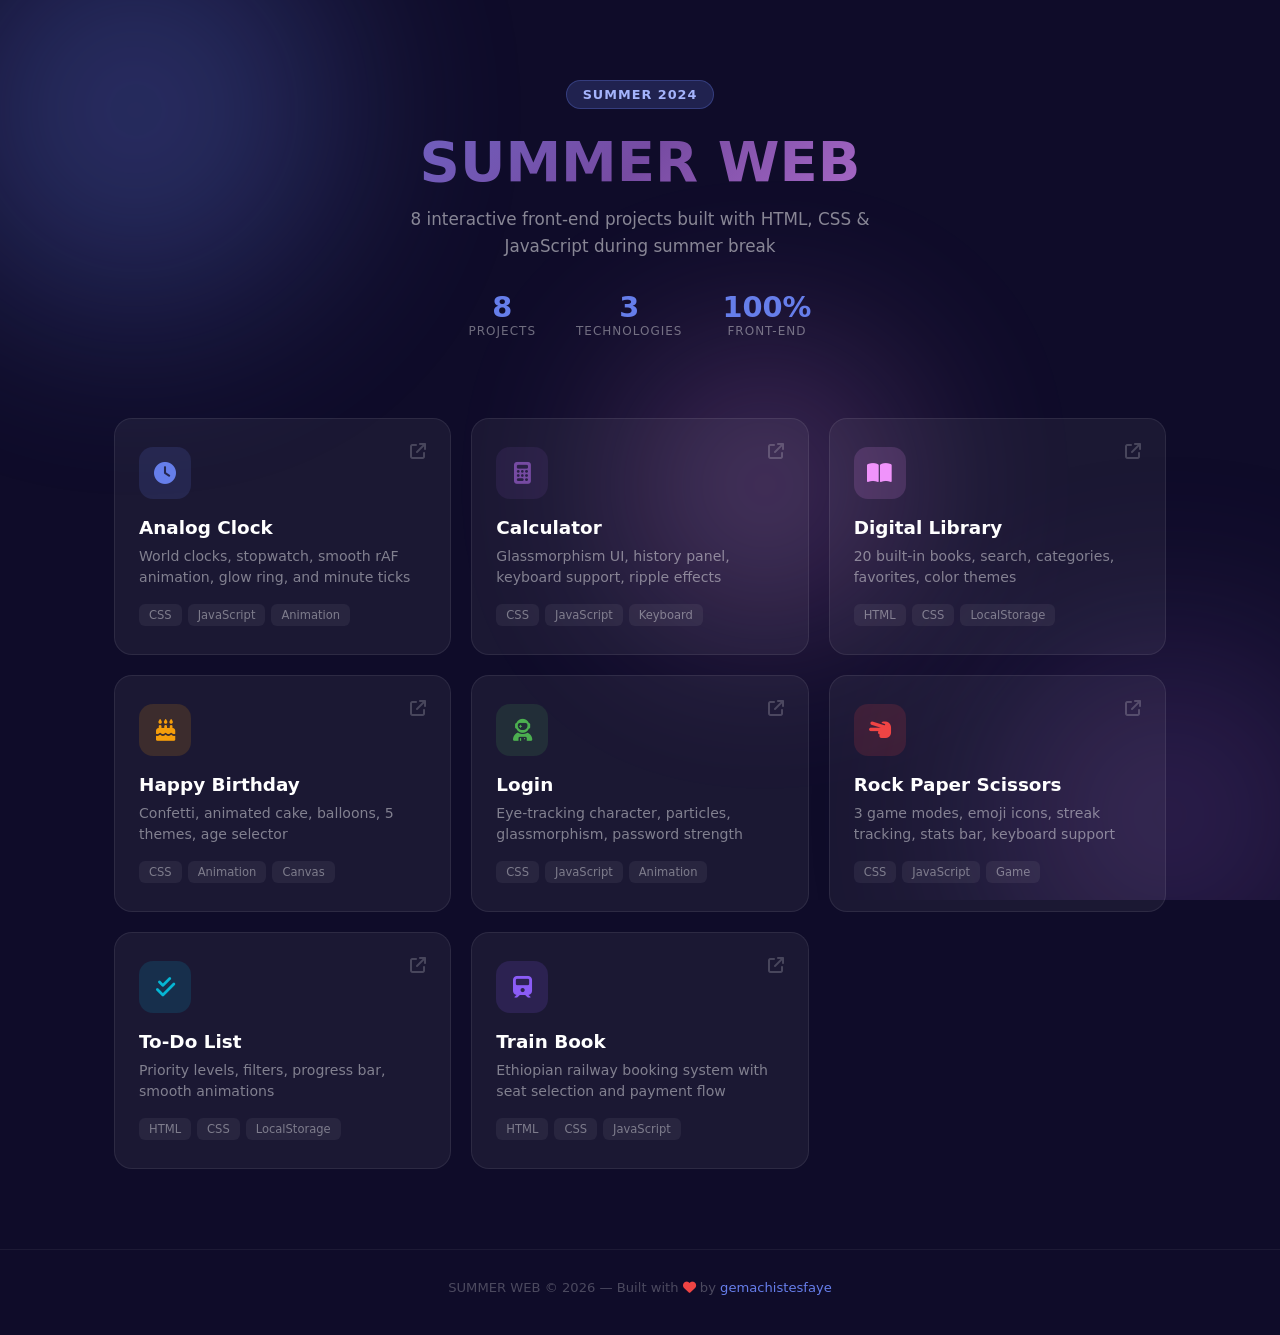
<file: index.html>
<!DOCTYPE html>
<html lang="en">
<head>
    <meta charset="UTF-8">
    <meta name="viewport" content="width=device-width, initial-scale=1.0">
    <title>SUMMER WEB</title>
    <link rel="stylesheet" href="https://cdnjs.cloudflare.com/ajax/libs/font-awesome/6.4.0/css/all.min.css">
    <style>
        * { margin: 0; padding: 0; box-sizing: border-box; }

        body {
            font-family: 'Segoe UI', system-ui, -apple-system, sans-serif;
            background: #0f0c29;
            min-height: 100vh;
            color: #fff;
        }

        .bg-orbs {
            position: fixed;
            top: 0; left: 0;
            width: 100%; height: 100%;
            pointer-events: none;
            z-index: 0;
            overflow: hidden;
        }

        .orb {
            position: absolute;
            border-radius: 50%;
            filter: blur(100px);
            opacity: 0.3;
            animation: float 20s ease-in-out infinite;
        }

        .orb:nth-child(1) { width: 400px; height: 400px; background: #667eea; top: -10%; left: -5%; }
        .orb:nth-child(2) { width: 350px; height: 350px; background: #764ba2; bottom: -10%; right: -5%; animation-delay: -7s; }
        .orb:nth-child(3) { width: 250px; height: 250px; background: #f093fb; top: 40%; left: 50%; animation-delay: -14s; }

        @keyframes float {
            0%, 100% { transform: translate(0, 0) scale(1); }
            33% { transform: translate(40px, -30px) scale(1.05); }
            66% { transform: translate(-20px, 40px) scale(0.95); }
        }

        .hero {
            position: relative;
            z-index: 1;
            text-align: center;
            padding: 80px 20px 40px;
        }

        .hero-badge {
            display: inline-block;
            padding: 6px 16px;
            border-radius: 20px;
            background: rgba(102, 126, 234, 0.2);
            border: 1px solid rgba(102, 126, 234, 0.3);
            color: #a5b4fc;
            font-size: 0.8em;
            font-weight: 600;
            letter-spacing: 1px;
            margin-bottom: 20px;
        }

        .hero h1 {
            font-size: clamp(2.2em, 6vw, 3.5em);
            font-weight: 800;
            background: linear-gradient(135deg, #667eea, #764ba2, #f093fb);
            -webkit-background-clip: text;
            -webkit-text-fill-color: transparent;
            background-clip: text;
            margin-bottom: 12px;
        }

        .hero p {
            color: rgba(255, 255, 255, 0.5);
            font-size: 1.05em;
            max-width: 500px;
            margin: 0 auto 30px;
            line-height: 1.6;
        }

        .stats {
            display: flex;
            justify-content: center;
            gap: 40px;
            margin-bottom: 20px;
        }

        .stat {
            text-align: center;
        }

        .stat-num {
            font-size: 1.8em;
            font-weight: 700;
            color: #667eea;
        }

        .stat-label {
            font-size: 0.75em;
            color: rgba(255, 255, 255, 0.4);
            text-transform: uppercase;
            letter-spacing: 1px;
        }

        .grid {
            position: relative;
            z-index: 1;
            display: grid;
            grid-template-columns: repeat(auto-fill, minmax(300px, 1fr));
            gap: 20px;
            max-width: 1100px;
            margin: 0 auto;
            padding: 20px 24px 80px;
        }

        .card {
            background: rgba(255, 255, 255, 0.05);
            border: 1px solid rgba(255, 255, 255, 0.08);
            border-radius: 18px;
            padding: 28px 24px;
            text-decoration: none;
            color: #fff;
            transition: all 0.3s cubic-bezier(0.4, 0, 0.2, 1);
            position: relative;
            overflow: hidden;
        }

        .card::before {
            content: '';
            position: absolute;
            top: 0; left: 0;
            width: 100%; height: 3px;
            background: linear-gradient(90deg, var(--accent), transparent);
            opacity: 0;
            transition: opacity 0.3s;
        }

        .card:hover {
            transform: translateY(-6px);
            border-color: rgba(255, 255, 255, 0.15);
            box-shadow: 0 20px 40px rgba(0, 0, 0, 0.3);
        }

        .card:hover::before { opacity: 1; }

        .card-icon {
            width: 52px;
            height: 52px;
            border-radius: 14px;
            display: flex;
            align-items: center;
            justify-content: center;
            font-size: 22px;
            margin-bottom: 18px;
            background: var(--accent-bg);
            color: var(--accent);
        }

        .card h3 {
            font-size: 1.15em;
            font-weight: 700;
            margin-bottom: 8px;
        }

        .card p {
            color: rgba(255, 255, 255, 0.45);
            font-size: 0.88em;
            line-height: 1.5;
            margin-bottom: 16px;
        }

        .card-tags {
            display: flex;
            gap: 6px;
            flex-wrap: wrap;
        }

        .tag {
            padding: 4px 10px;
            border-radius: 6px;
            background: rgba(255, 255, 255, 0.06);
            color: rgba(255, 255, 255, 0.4);
            font-size: 0.72em;
            font-weight: 500;
        }

        .card-arrow {
            position: absolute;
            top: 24px; right: 24px;
            color: rgba(255, 255, 255, 0.2);
            transition: all 0.3s;
        }

        .card:hover .card-arrow {
            color: var(--accent);
            transform: translate(3px, -3px);
        }

        footer {
            position: relative;
            z-index: 1;
            text-align: center;
            padding: 30px 20px 40px;
            color: rgba(255, 255, 255, 0.25);
            font-size: 0.82em;
            border-top: 1px solid rgba(255, 255, 255, 0.06);
        }

        footer a {
            color: #667eea;
            text-decoration: none;
        }

        @media (max-width: 640px) {
            .hero { padding: 60px 16px 30px; }
            .stats { gap: 24px; }
            .grid { padding: 16px 16px 60px; gap: 14px; }
            .card { padding: 22px 18px; }
        }
    </style>
</head>
<body>
    <div class="bg-orbs">
        <div class="orb"></div>
        <div class="orb"></div>
        <div class="orb"></div>
    </div>

    <header class="hero">
        <div class="hero-badge">SUMMER 2024</div>
        <h1>SUMMER WEB</h1>
        <p>8 interactive front-end projects built with HTML, CSS & JavaScript during summer break</p>
        <div class="stats">
            <div class="stat">
                <div class="stat-num">8</div>
                <div class="stat-label">Projects</div>
            </div>
            <div class="stat">
                <div class="stat-num">3</div>
                <div class="stat-label">Technologies</div>
            </div>
            <div class="stat">
                <div class="stat-num">100%</div>
                <div class="stat-label">Front-End</div>
            </div>
        </div>
    </header>

    <main class="grid">
        <a href="Analog-Clock/" class="card" style="--accent: #667eea; --accent-bg: rgba(102,126,234,0.15);">
            <i class="fas fa-arrow-up-right-from-square card-arrow"></i>
            <div class="card-icon"><i class="fas fa-clock"></i></div>
            <h3>Analog Clock</h3>
            <p>World clocks, stopwatch, smooth rAF animation, glow ring, and minute ticks</p>
            <div class="card-tags">
                <span class="tag">CSS</span>
                <span class="tag">JavaScript</span>
                <span class="tag">Animation</span>
            </div>
        </a>

        <a href="Calculator/" class="card" style="--accent: #764ba2; --accent-bg: rgba(118,75,162,0.15);">
            <i class="fas fa-arrow-up-right-from-square card-arrow"></i>
            <div class="card-icon"><i class="fas fa-calculator"></i></div>
            <h3>Calculator</h3>
            <p>Glassmorphism UI, history panel, keyboard support, ripple effects</p>
            <div class="card-tags">
                <span class="tag">CSS</span>
                <span class="tag">JavaScript</span>
                <span class="tag">Keyboard</span>
            </div>
        </a>

        <a href="Digital-Library/" class="card" style="--accent: #f093fb; --accent-bg: rgba(240,147,251,0.15);">
            <i class="fas fa-arrow-up-right-from-square card-arrow"></i>
            <div class="card-icon"><i class="fas fa-book-open"></i></div>
            <h3>Digital Library</h3>
            <p>20 built-in books, search, categories, favorites, color themes</p>
            <div class="card-tags">
                <span class="tag">HTML</span>
                <span class="tag">CSS</span>
                <span class="tag">LocalStorage</span>
            </div>
        </a>

        <a href="Happy-Birthday/" class="card" style="--accent: #f59e0b; --accent-bg: rgba(245,158,11,0.15);">
            <i class="fas fa-arrow-up-right-from-square card-arrow"></i>
            <div class="card-icon"><i class="fas fa-cake-candles"></i></div>
            <h3>Happy Birthday</h3>
            <p>Confetti, animated cake, balloons, 5 themes, age selector</p>
            <div class="card-tags">
                <span class="tag">CSS</span>
                <span class="tag">Animation</span>
                <span class="tag">Canvas</span>
            </div>
        </a>

        <a href="Login/" class="card" style="--accent: #4caf50; --accent-bg: rgba(76,175,80,0.15);">
            <i class="fas fa-arrow-up-right-from-square card-arrow"></i>
            <div class="card-icon"><i class="fas fa-user-astronaut"></i></div>
            <h3>Login</h3>
            <p>Eye-tracking character, particles, glassmorphism, password strength</p>
            <div class="card-tags">
                <span class="tag">CSS</span>
                <span class="tag">JavaScript</span>
                <span class="tag">Animation</span>
            </div>
        </a>

        <a href="Rock-Paper-Scissors/" class="card" style="--accent: #ef4444; --accent-bg: rgba(239,68,68,0.15);">
            <i class="fas fa-arrow-up-right-from-square card-arrow"></i>
            <div class="card-icon"><i class="fas fa-hand-scissors"></i></div>
            <h3>Rock Paper Scissors</h3>
            <p>3 game modes, emoji icons, streak tracking, stats bar, keyboard support</p>
            <div class="card-tags">
                <span class="tag">CSS</span>
                <span class="tag">JavaScript</span>
                <span class="tag">Game</span>
            </div>
        </a>

        <a href="To-Do-List/" class="card" style="--accent: #06b6d4; --accent-bg: rgba(6,182,212,0.15);">
            <i class="fas fa-arrow-up-right-from-square card-arrow"></i>
            <div class="card-icon"><i class="fas fa-check-double"></i></div>
            <h3>To-Do List</h3>
            <p>Priority levels, filters, progress bar, smooth animations</p>
            <div class="card-tags">
                <span class="tag">HTML</span>
                <span class="tag">CSS</span>
                <span class="tag">LocalStorage</span>
            </div>
        </a>

        <a href="Train-Book/" class="card" style="--accent: #8b5cf6; --accent-bg: rgba(139,92,246,0.15);">
            <i class="fas fa-arrow-up-right-from-square card-arrow"></i>
            <div class="card-icon"><i class="fas fa-train"></i></div>
            <h3>Train Book</h3>
            <p>Ethiopian railway booking system with seat selection and payment flow</p>
            <div class="card-tags">
                <span class="tag">HTML</span>
                <span class="tag">CSS</span>
                <span class="tag">JavaScript</span>
            </div>
        </a>
    </main>

    <footer>
        <p>SUMMER WEB &copy; <span id="year"></span> &mdash; Built with <i class="fas fa-heart" style="color:#ef4444;"></i> by <a href="https://github.com/gemachistesfaye">gemachistesfaye</a></p>
    </footer>

    <script>document.getElementById('year').textContent = new Date().getFullYear();</script>
</body>
</html>
</file>
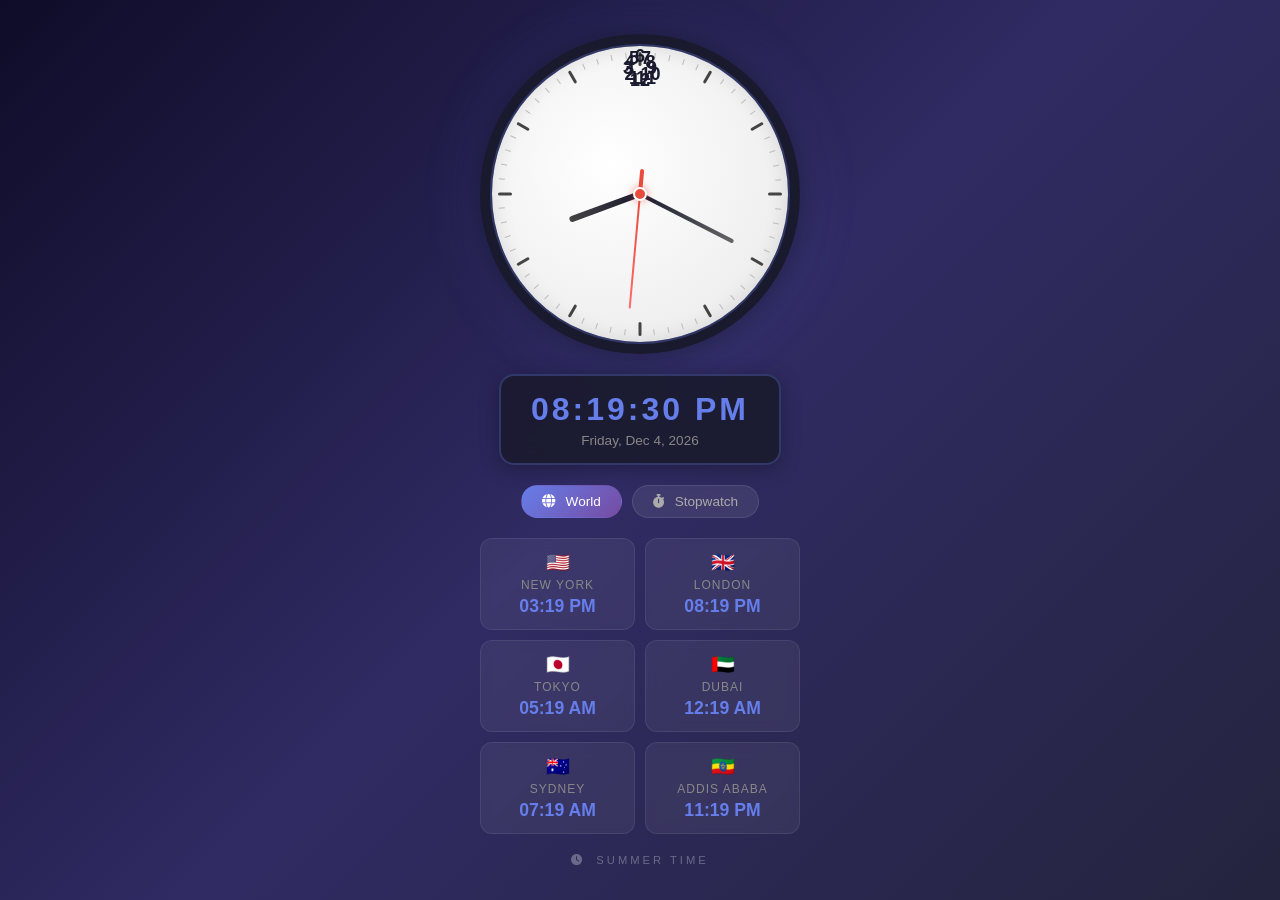
<file: Analog-Clock/index.html>
<!DOCTYPE html>
<html lang="en">
<head>
    <meta charset="UTF-8">
    <meta name="viewport" content="width=device-width, initial-scale=1.0">
    <title>Analog Clock</title>
    <link rel="stylesheet" href="styles.css">
    <link rel="stylesheet" href="https://cdnjs.cloudflare.com/ajax/libs/font-awesome/6.4.0/css/all.min.css">
</head>
<body>
    <div class="clock-wrapper">
        <div class="clock">
            <div class="clock-face">
                <!-- Minute ticks (generated by JS) -->
                <div id="minuteTicks"></div>
                <!-- Hour ticks -->
                <div id="hourTicks"></div>
                <!-- Numbers -->
                <div id="numbers"></div>
                <!-- Hands -->
                <div class="hand hour-hand" id="hourHand"></div>
                <div class="hand minute-hand" id="minuteHand"></div>
                <div class="hand second-hand" id="secondHand"></div>
                <!-- Center dot -->
                <div class="center-dot"></div>
                <!-- Glow ring -->
                <div class="glow-ring"></div>
            </div>
        </div>

        <!-- Digital display -->
        <div class="digital-display">
            <div class="digital-time" id="digitalTime">00:00:00</div>
            <div class="digital-date" id="digitalDate">Loading...</div>
        </div>

        <!-- Tabs: World Clock | Stopwatch -->
        <div class="tabs">
            <button class="tab active" data-tab="world"><i class="fas fa-globe"></i> World</button>
            <button class="tab" data-tab="stopwatch"><i class="fas fa-stopwatch"></i> Stopwatch</button>
        </div>

        <!-- World Clock -->
        <div class="panel" id="worldPanel">
            <div class="world-clock" id="worldClocks"></div>
        </div>

        <!-- Stopwatch -->
        <div class="panel hidden" id="stopwatchPanel">
            <div class="stopwatch-display" id="stopwatchDisplay">00:00:00.000</div>
            <div class="stopwatch-buttons">
                <button class="sw-btn sw-start" id="swStart"><i class="fas fa-play"></i></button>
                <button class="sw-btn sw-lap" id="swLap" disabled><i class="fas fa-flag"></i></button>
                <button class="sw-btn sw-reset" id="swReset" disabled><i class="fas fa-redo"></i></button>
            </div>
            <div class="laps" id="laps"></div>
        </div>

        <!-- Brand -->
        <div class="brand">
            <i class="fas fa-clock"></i> SUMMER TIME
        </div>
    </div>

    <script src="script.js"></script>
</body>
</html>
</file>
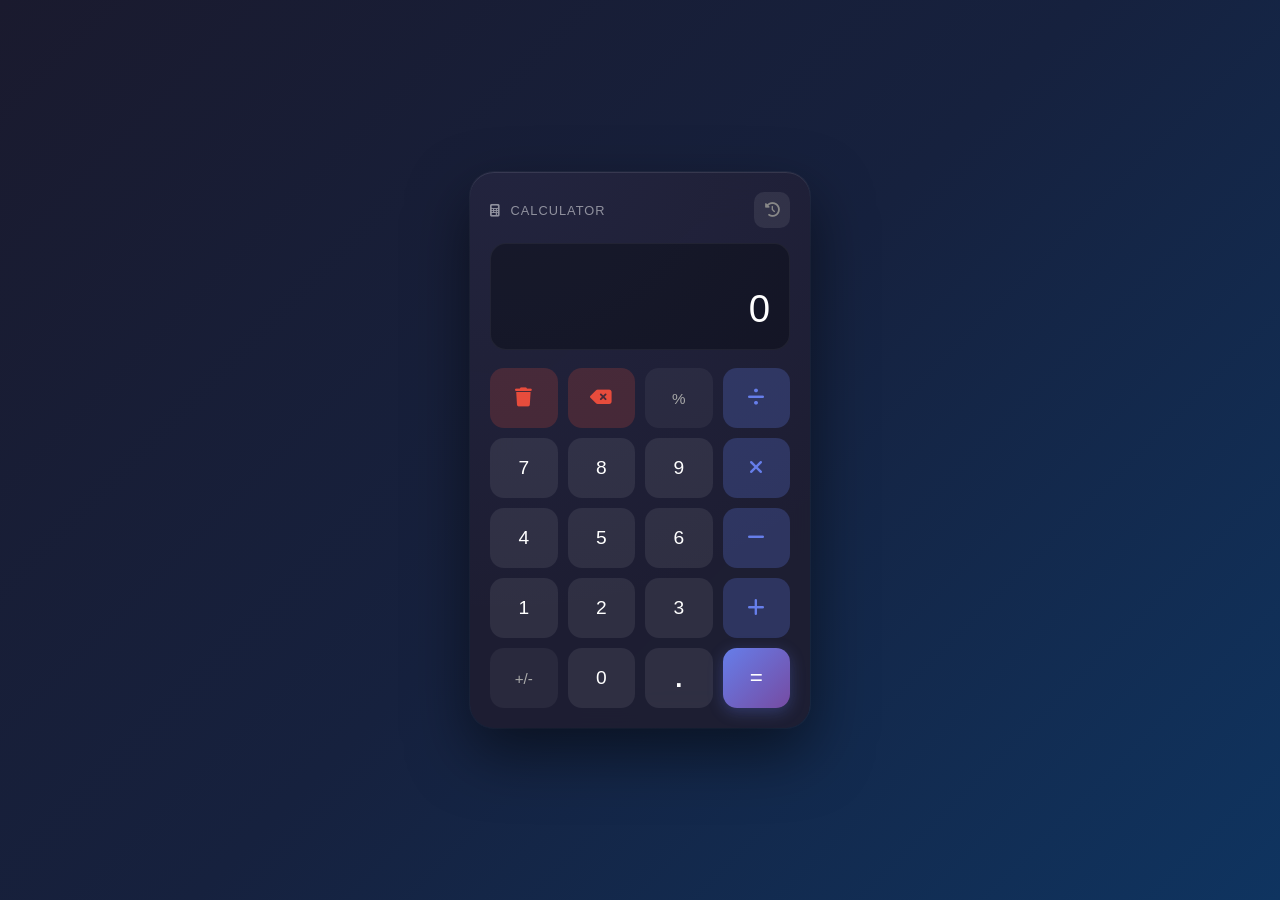
<file: Calculator/index.html>
<!DOCTYPE html>
<html lang="en">
<head>
    <meta charset="UTF-8">
    <meta name="viewport" content="width=device-width, initial-scale=1.0">
    <title>Calculator</title>
    <link rel="stylesheet" href="styles.css">
    <link rel="stylesheet" href="https://cdnjs.cloudflare.com/ajax/libs/font-awesome/6.4.0/css/all.min.css">
</head>
<body>
    <div class="calculator">
        <!-- Header -->
        <div class="calc-header">
            <span class="calc-title"><i class="fas fa-calculator"></i> Calculator</span>
            <button class="history-toggle" id="historyToggle"><i class="fas fa-clock-rotate-left"></i></button>
        </div>

        <!-- Display -->
        <div class="display">
            <div class="display-expression" id="expression"></div>
            <input type="text" id="calculator-display" value="0" readonly>
        </div>

        <!-- Buttons -->
        <div class="buttons">
            <button class="button clear" data-action="clear"><i class="fas fa-trash"></i></button>
            <button class="button backspace" data-action="backspace"><i class="fas fa-backspace"></i></button>
            <button class="button percent" data-action="percent">%</button>
            <button class="button operator" data-action="divide"><i class="fas fa-divide"></i></button>

            <button class="button number">7</button>
            <button class="button number">8</button>
            <button class="button number">9</button>
            <button class="button operator" data-action="multiply"><i class="fas fa-xmark"></i></button>

            <button class="button number">4</button>
            <button class="button number">5</button>
            <button class="button number">6</button>
            <button class="button operator" data-action="subtract"><i class="fas fa-minus"></i></button>

            <button class="button number">1</button>
            <button class="button number">2</button>
            <button class="button number">3</button>
            <button class="button operator" data-action="add"><i class="fas fa-plus"></i></button>

            <button class="button negate" data-action="negate">+/-</button>
            <button class="button number">0</button>
            <button class="button decimal" data-action="decimal">.</button>
            <button class="button equal" data-action="calculate">=</button>
        </div>

        <!-- History Panel -->
        <div class="history-panel hidden" id="historyPanel">
            <div class="history-header">
                <span>History</span>
                <button class="history-clear" id="historyClear"><i class="fas fa-trash-can"></i></button>
            </div>
            <div class="history-list" id="historyList">
                <div class="history-empty">No calculations yet</div>
            </div>
        </div>
    </div>

    <script src="script.js"></script>
</body>
</html>
</file>
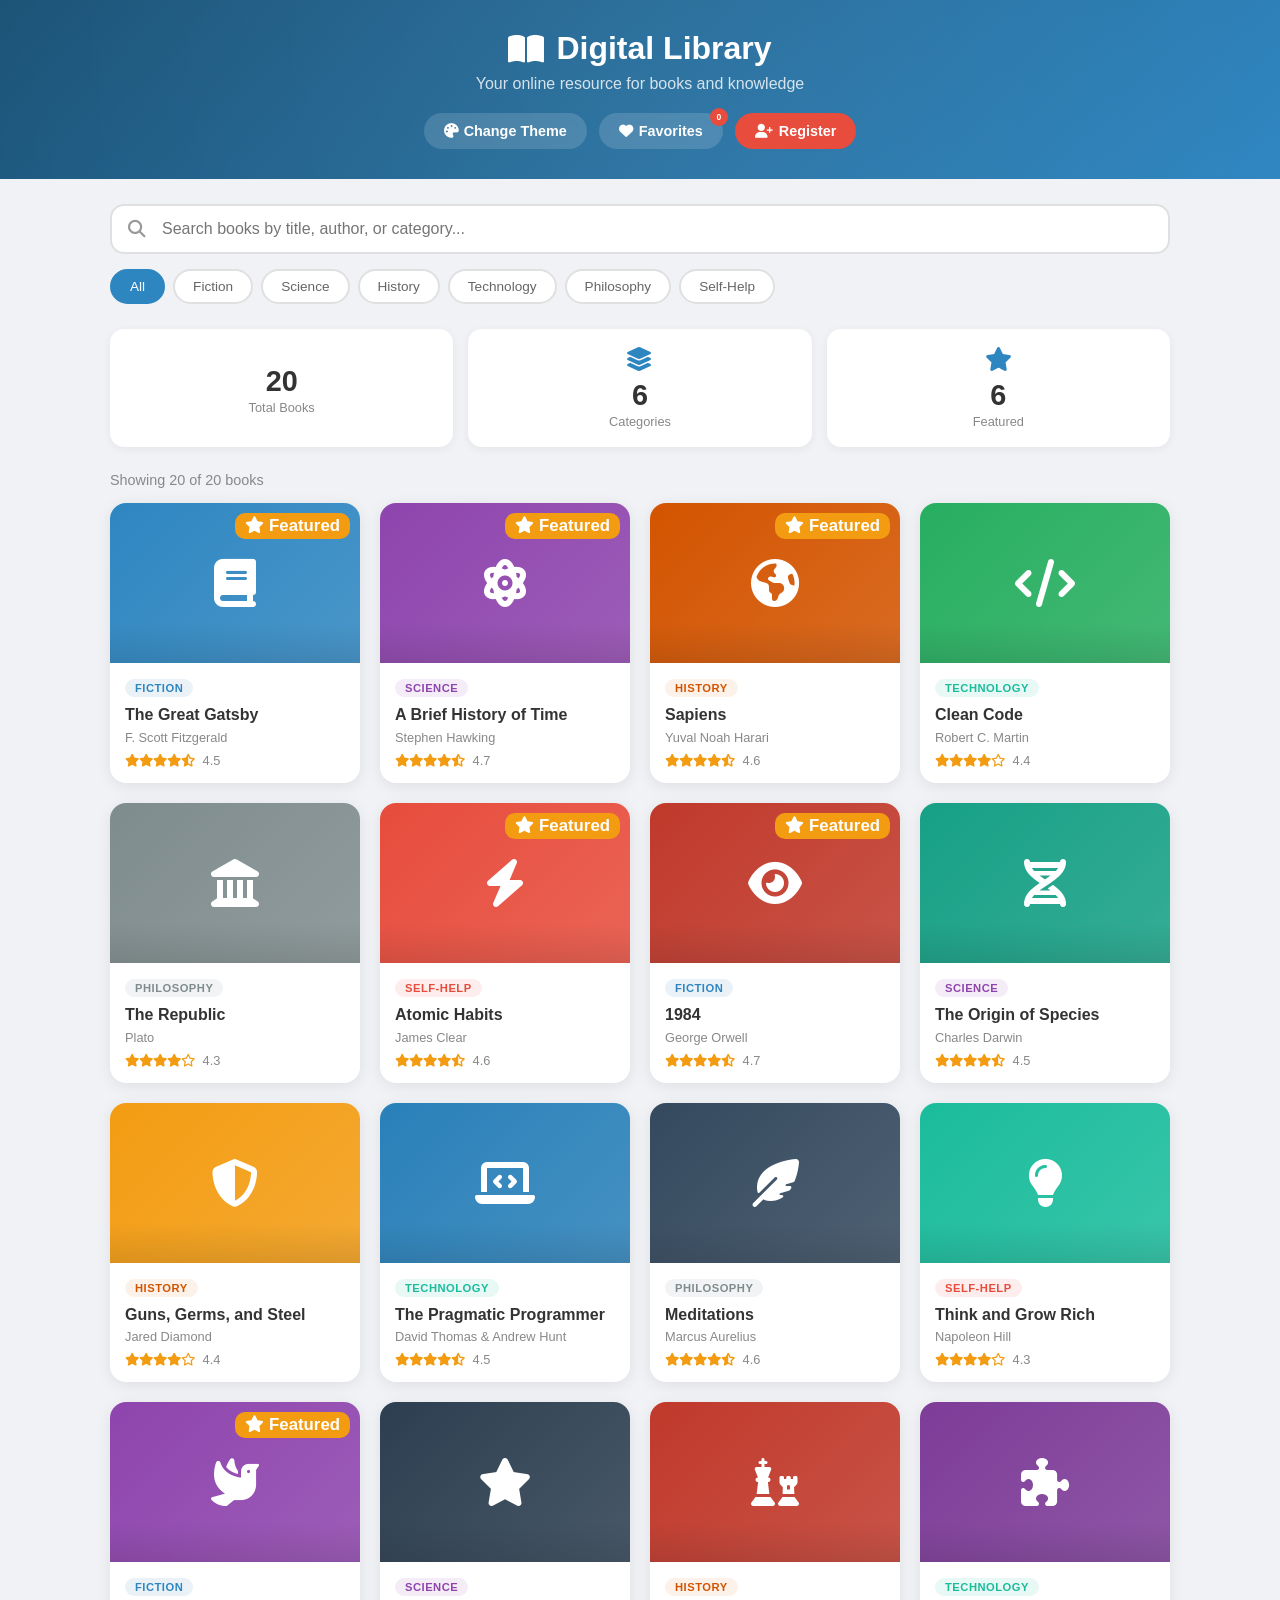
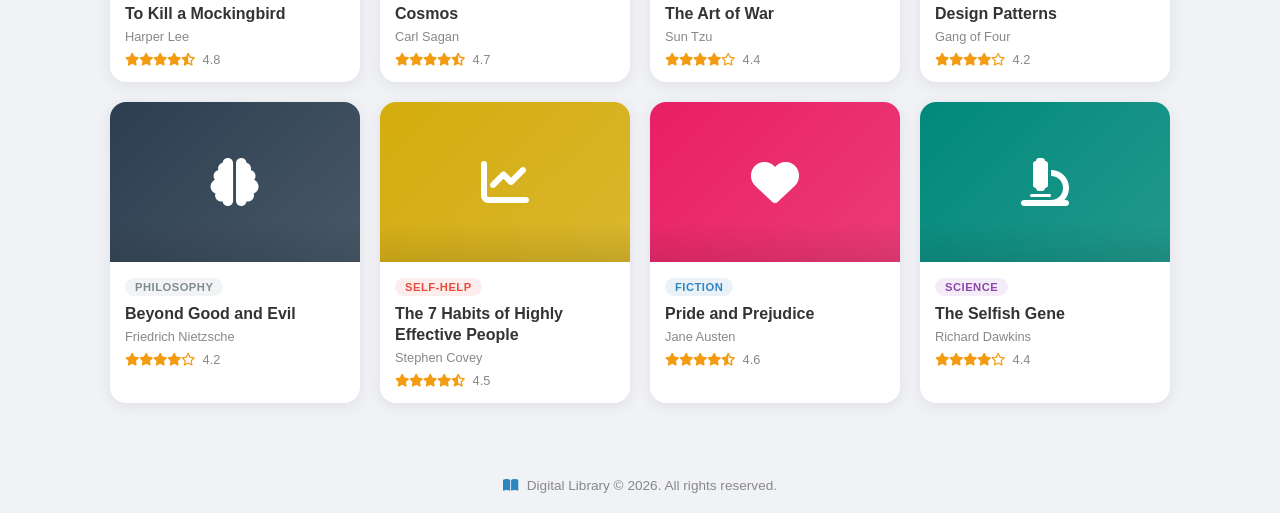
<file: Digital Library/index.html>
<!DOCTYPE html>
<html lang="en">
<head>
    <meta charset="UTF-8">
    <meta name="viewport" content="width=device-width, initial-scale=1.0">
    <title>Digital Library</title>
    <link rel="stylesheet" href="styles.css">
    <link rel="stylesheet" href="https://cdnjs.cloudflare.com/ajax/libs/font-awesome/6.4.0/css/all.min.css">
</head>
<body>
    <!-- Header -->
    <header id="mainHeader">
        <div class="header-content">
            <div class="logo">
                <i class="fas fa-book-open"></i>
                <h1>Digital Library</h1>
            </div>
            <p class="tagline">Your online resource for books and knowledge</p>
            <div class="header-actions">
                <button class="btn-color" id="colorButton"><i class="fas fa-palette"></i> Change Theme</button>
                <button class="btn-fav-nav" id="favNavBtn"><i class="fas fa-heart"></i> Favorites <span class="fav-badge" id="favBadge">0</span></button>
                <a href="https://forms.gle/w2V3XPA1J5WmBKCn7" target="_blank" class="btn-register"><i class="fas fa-user-plus"></i> Register</a>
            </div>
        </div>
    </header>

    <!-- Main Content -->
    <main>
        <!-- Search & Filter -->
        <section class="search-section">
            <div class="search-box">
                <i class="fas fa-search"></i>
                <input type="text" id="searchBar" placeholder="Search books by title, author, or category...">
            </div>
            <div class="filters" id="filters">
                <button class="filter-btn active" data-category="all">All</button>
                <button class="filter-btn" data-category="fiction">Fiction</button>
                <button class="filter-btn" data-category="science">Science</button>
                <button class="filter-btn" data-category="history">History</button>
                <button class="filter-btn" data-category="technology">Technology</button>
                <button class="filter-btn" data-category="philosophy">Philosophy</button>
                <button class="filter-btn" data-category="self-help">Self-Help</button>
            </div>
        </section>

        <!-- Stats -->
        <section class="stats">
            <div class="stat-card">
                <i class="fas fa-books"></i>
                <span id="totalBooks">0</span>
                <p>Total Books</p>
            </div>
            <div class="stat-card">
                <i class="fas fa-layer-group"></i>
                <span id="totalCategories">0</span>
                <p>Categories</p>
            </div>
            <div class="stat-card">
                <i class="fas fa-star"></i>
                <span id="featuredCount">0</span>
                <p>Featured</p>
            </div>
        </section>

        <!-- Results Count -->
        <div class="results-info">
            <span id="resultsCount">Showing all books</span>
        </div>

        <!-- Book Grid -->
        <section class="book-grid" id="bookGrid">
            <!-- Books inserted by JS -->
        </section>

        <!-- No Results -->
        <div class="no-results hidden" id="noResults">
            <i class="fas fa-search"></i>
            <h3>No books found</h3>
            <p>Try a different search term or category</p>
        </div>
    </main>

    <!-- Book Detail Modal -->
    <div class="modal hidden" id="bookModal">
        <div class="modal-content">
            <button class="modal-close" id="modalClose">&times;</button>
            <div class="modal-body">
                <div class="modal-cover" id="modalCover"></div>
                <div class="modal-info">
                    <span class="modal-category" id="modalCategory"></span>
                    <h2 id="modalTitle"></h2>
                    <p class="modal-author" id="modalAuthor"></p>
                    <div class="modal-rating" id="modalRating"></div>
                    <p class="modal-desc" id="modalDesc"></p>
                    <div class="modal-meta">
                        <span><i class="fas fa-calendar"></i> <span id="modalYear"></span></span>
                        <span><i class="fas fa-book"></i> <span id="modalPages"></span> pages</span>
                    </div>
                    <div class="modal-actions">
                        <button class="modal-btn modal-btn-fav" id="modalFavBtn"><i class="fas fa-heart"></i> Add to Favorites</button>
                        <button class="modal-btn modal-btn-read"><i class="fas fa-book-open"></i> Read More</button>
                    </div>
                </div>
            </div>
        </div>
    </div>

    <!-- Footer -->
    <footer>
        <p><i class="fas fa-book-open"></i> Digital Library &copy; <span class="year"></span>. All rights reserved.</p>
    </footer>

    <script src="script.js"></script>
    <script>document.querySelectorAll('.year').forEach(el => el.textContent = new Date().getFullYear());</script>
</body>
</html>
</file>
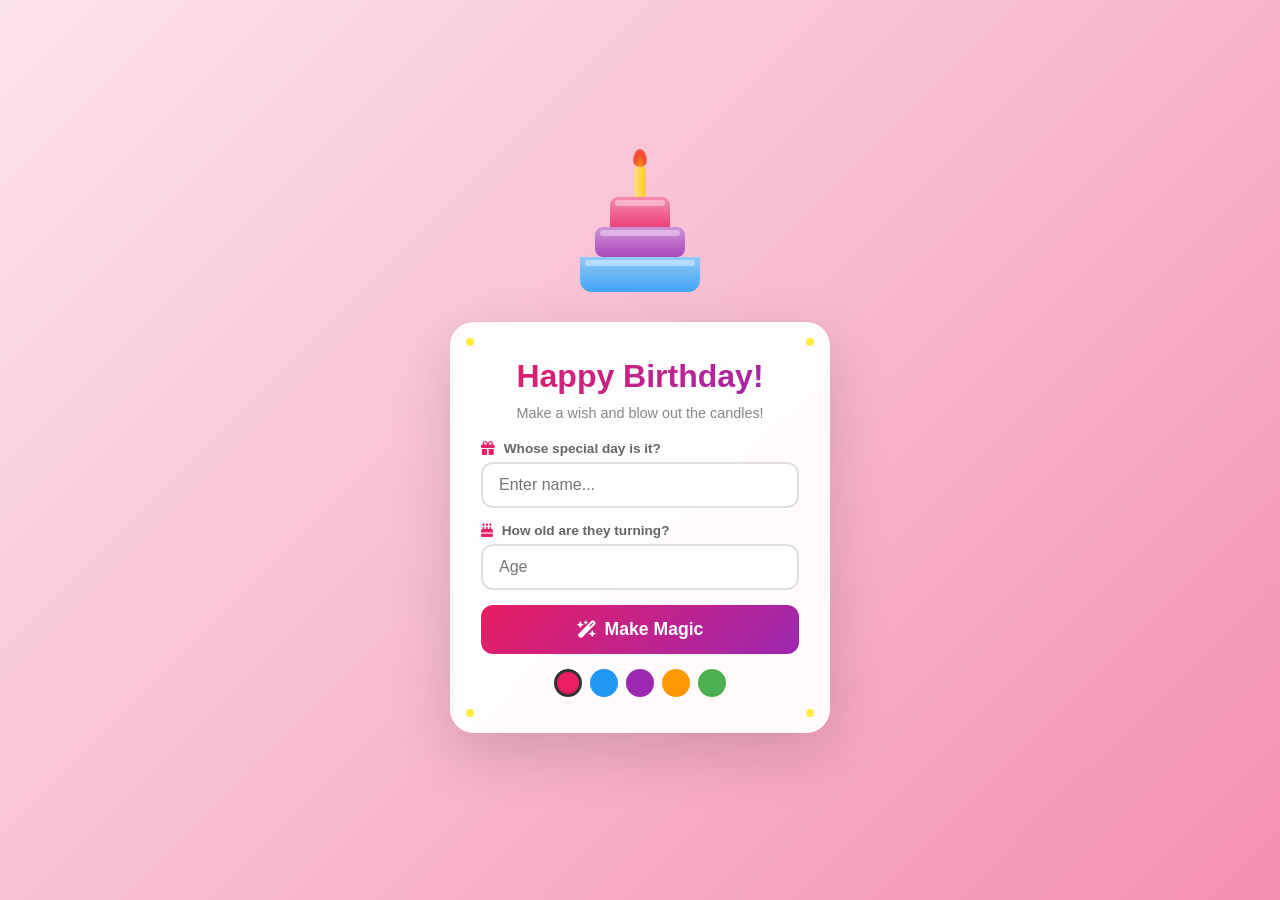
<file: Happy-Birthday/index.html>
<!DOCTYPE html>
<html lang="en">
<head>
    <meta charset="UTF-8">
    <meta name="viewport" content="width=device-width, initial-scale=1.0">
    <title>Happy Birthday!</title>
    <link rel="stylesheet" href="styles.css">
    <link rel="stylesheet" href="https://cdnjs.cloudflare.com/ajax/libs/font-awesome/6.4.0/css/all.min.css">
</head>
<body>
    <!-- Confetti Canvas -->
    <canvas id="confetti"></canvas>

    <!-- Floating Balloons -->
    <div id="balloons"></div>

    <div class="container">
        <!-- Cake -->
        <div class="cake" id="cake">
            <div class="candle">
                <div class="flame" id="flame"></div>
            </div>
            <div class="cake-tier top"></div>
            <div class="cake-tier mid"></div>
            <div class="cake-tier bottom"></div>
        </div>

        <!-- Greeting Card -->
        <div class="card" id="card">
            <div class="card-inner">
                <div class="sparkle top-left"></div>
                <div class="sparkle top-right"></div>
                <div class="sparkle bottom-left"></div>
                <div class="sparkle bottom-right"></div>

                <h1 class="title" id="title">Happy Birthday!</h1>
                <div class="emoji-big" id="emojiBig"></div>
                <p class="subtitle" id="subtitle">Make a wish and blow out the candles!</p>

                <!-- Form -->
                <div class="form-group" id="formGroup">
                    <label for="nameInput">
                        <i class="fas fa-gift"></i> Whose special day is it?
                    </label>
                    <input type="text" id="nameInput" placeholder="Enter name...">
                </div>

                <div class="form-group" id="ageGroup">
                    <label for="ageInput">
                        <i class="fas fa-cake-candles"></i> How old are they turning?
                    </label>
                    <input type="number" id="ageInput" min="1" max="150" placeholder="Age">
                </div>

                <button class="btn-greet" id="greetButton">
                    <i class="fas fa-wand-magic-sparkles"></i> Make Magic
                </button>

                <!-- Actions -->
                <div class="actions hidden" id="actions">
                    <button class="btn-action btn-blow" id="blowBtn">
                        <i class="fas fa-wind"></i> Blow Candles
                    </button>
                    <button class="btn-action btn-share" id="shareBtn">
                        <i class="fas fa-share-nodes"></i> Share
                    </button>
                    <button class="btn-action btn-reset" id="resetBtn">
                        <i class="fas fa-rotate-right"></i> New
                    </button>
                </div>

                <!-- Theme Picker -->
                <div class="themes" id="themes">
                    <button class="theme-btn active" data-theme="pink" style="background:#e91e63"></button>
                    <button class="theme-btn" data-theme="blue" style="background:#2196f3"></button>
                    <button class="theme-btn" data-theme="purple" style="background:#9c27b0"></button>
                    <button class="theme-btn" data-theme="gold" style="background:#ff9800"></button>
                    <button class="theme-btn" data-theme="green" style="background:#4caf50"></button>
                </div>
            </div>
        </div>
    </div>

    <script src="script.js"></script>
</body>
</html>
</file>
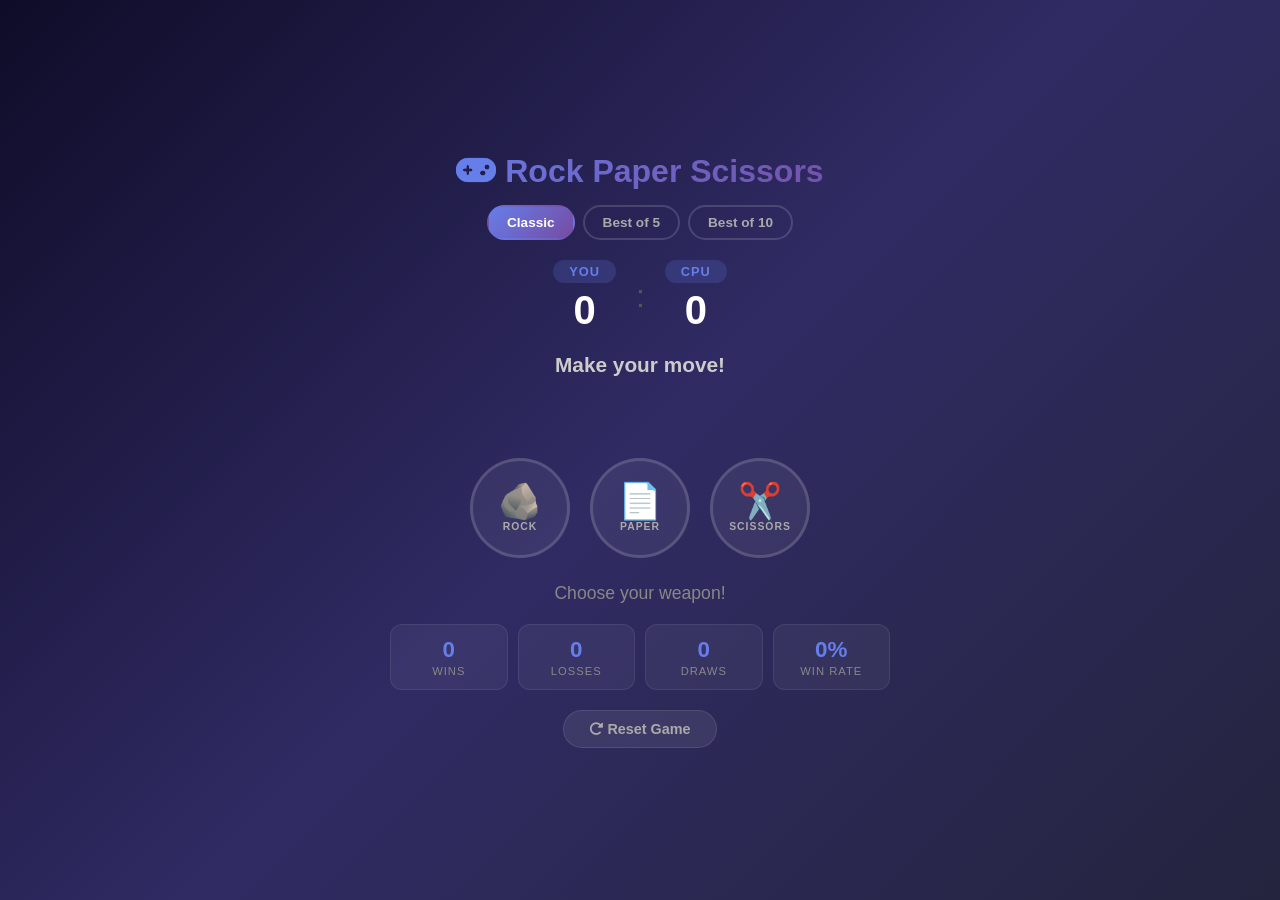
<file: Rock-Paper-Scissors/index.html>
<!DOCTYPE html>
<html lang="en">
<head>
    <meta charset="UTF-8">
    <meta name="viewport" content="width=device-width, initial-scale=1.0">
    <title>Rock Paper Scissors</title>
    <link rel="stylesheet" href="styles.css">
    <link rel="stylesheet" href="https://cdnjs.cloudflare.com/ajax/libs/font-awesome/6.4.0/css/all.min.css">
</head>
<body>
    <div class="game-wrapper">
        <!-- Header -->
        <h1><i class="fas fa-gamepad"></i> Rock Paper Scissors</h1>

        <!-- Mode Selector -->
        <div class="mode-selector">
            <button class="mode-btn active" data-mode="classic">Classic</button>
            <button class="mode-btn" data-mode="best5">Best of 5</button>
            <button class="mode-btn" data-mode="best10">Best of 10</button>
        </div>

        <!-- Score Board -->
        <div class="score-board">
            <div class="score-side you">
                <div class="badge">YOU</div>
                <div class="score-num" id="user-score">0</div>
            </div>
            <div class="score-divider">:</div>
            <div class="score-side comp">
                <div class="badge">CPU</div>
                <div class="score-num" id="computer-score">0</div>
            </div>
        </div>

        <!-- Streak -->
        <div class="streak hidden" id="streak">
            <i class="fas fa-fire"></i> <span id="streakText"></span>
        </div>

        <!-- Result -->
        <div class="result" id="result">
            <div class="result-icon" id="resultIcon"></div>
            <p class="result-text" id="resultText">Make your move!</p>
        </div>

        <!-- VS Display -->
        <div class="vs-display hidden" id="vsDisplay">
            <div class="vs-choice" id="vsUser"></div>
            <span class="vs-text">VS</span>
            <div class="vs-choice" id="vsComp"></div>
        </div>

        <!-- Choices -->
        <div class="choices">
            <div class="choice" id="r" data-choice="r">
                <span class="choice-emoji">🪨</span>
                <span class="choice-label">Rock</span>
            </div>
            <div class="choice" id="p" data-choice="p">
                <span class="choice-emoji">📄</span>
                <span class="choice-label">Paper</span>
            </div>
            <div class="choice" id="s" data-choice="s">
                <span class="choice-emoji">✂️</span>
                <span class="choice-label">Scissors</span>
            </div>
        </div>

        <!-- Action Message -->
        <p class="action-message" id="action-message">Choose your weapon!</p>

        <!-- Stats -->
        <div class="stats-bar">
            <div class="stat"><span id="wins">0</span><p>Wins</p></div>
            <div class="stat"><span id="losses">0</span><p>Losses</p></div>
            <div class="stat"><span id="draws">0</span><p>Draws</p></div>
            <div class="stat"><span id="winRate">0%</span><p>Win Rate</p></div>
        </div>

        <!-- Reset -->
        <button class="btn-reset" id="resetBtn"><i class="fas fa-rotate-right"></i> Reset Game</button>
    </div>

    <script src="script.js"></script>
</body>
</html>
</file>
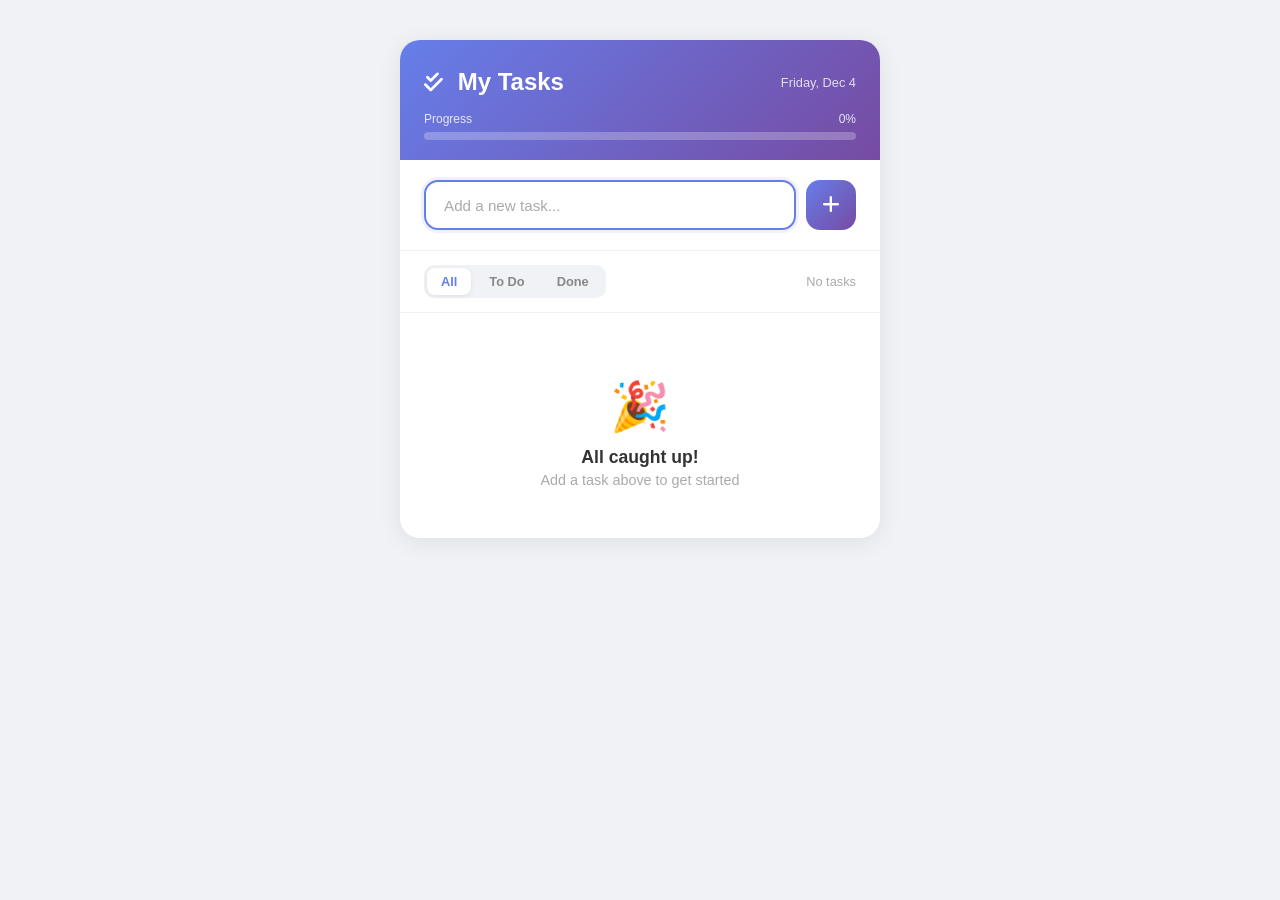
<file: To-Do-List/index.html>
<!DOCTYPE html>
<html lang="en">
<head>
    <meta charset="UTF-8">
    <meta name="viewport" content="width=device-width, initial-scale=1.0">
    <title>To-Do List</title>
    <link rel="stylesheet" href="styles.css">
    <link rel="stylesheet" href="https://cdnjs.cloudflare.com/ajax/libs/font-awesome/6.4.0/css/all.min.css">
</head>
<body>
    <div class="container">
        <div class="todo-app">
            <!-- Header -->
            <div class="app-header">
                <div class="header-top">
                    <h2><i class="fas fa-check-double"></i> My Tasks</h2>
                    <p class="app-subtitle" id="dateDisplay"></p>
                </div>
                <!-- Progress Bar -->
                <div class="progress-wrap">
                    <div class="progress-info">
                        <span>Progress</span>
                        <span id="progressPercent">0%</span>
                    </div>
                    <div class="progress-bar">
                        <div class="progress-fill" id="progressFill"></div>
                    </div>
                </div>
            </div>

            <!-- Input -->
            <div class="input-wrap">
                <input type="text" id="input-box" placeholder="Add a new task..." autofocus>
                <button id="add-button"><i class="fas fa-plus"></i></button>
            </div>

            <!-- Toolbar -->
            <div class="toolbar">
                <div class="filters">
                    <button class="filter-btn active" data-filter="all">All</button>
                    <button class="filter-btn" data-filter="pending">To Do</button>
                    <button class="filter-btn" data-filter="done">Done</button>
                </div>
                <span class="task-count" id="taskCount">0 tasks</span>
            </div>

            <!-- Task List -->
            <ul id="list-container"></ul>

            <!-- Empty State -->
            <div class="empty-state" id="emptyState">
                <div class="empty-icon">🎉</div>
                <h3>All caught up!</h3>
                <p>Add a task above to get started</p>
            </div>

            <!-- Clear Done -->
            <div class="footer-bar hidden" id="clearAll">
                <button id="clearAllBtn"><i class="fas fa-broom"></i> Clear completed</button>
            </div>
        </div>
    </div>

    <script src="script.js"></script>
</body>
</html>
</file>
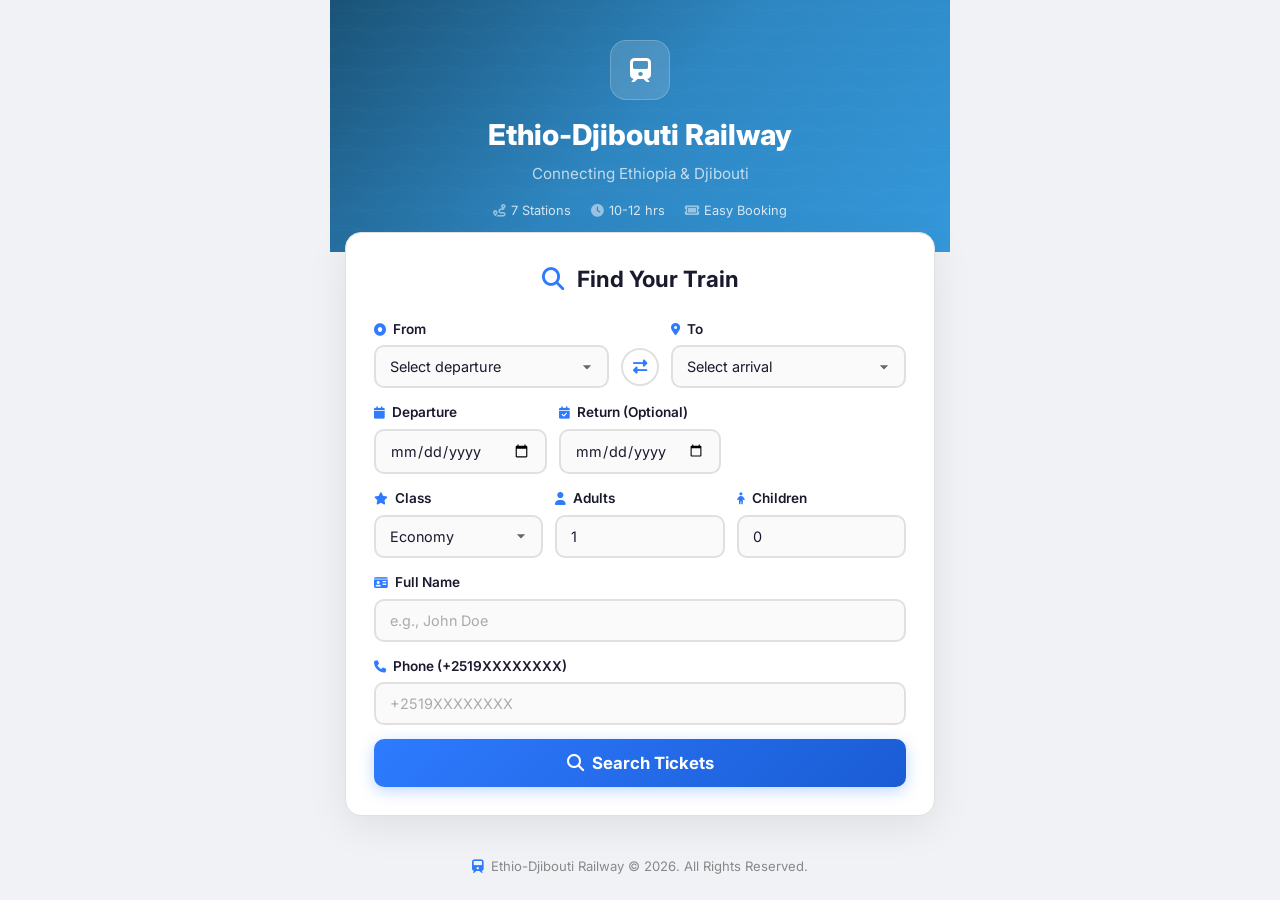
<file: Train-Book/index.html>
<!DOCTYPE html>
<html lang="en">
<head>
    <meta charset="UTF-8">
    <meta name="viewport" content="width=device-width, initial-scale=1.0">
    <title>Ethio-Djibouti Railway</title>
    <link rel="stylesheet" href="styles.css">
    <link rel="stylesheet" href="https://cdnjs.cloudflare.com/ajax/libs/font-awesome/6.4.0/css/all.min.css">
    <link href="https://fonts.googleapis.com/css2?family=Inter:wght@300;400;500;600;700;800&display=swap" rel="stylesheet">
</head>
<body>
    <div class="main-wrapper">
        <!-- Header -->
        <header class="app-header">
            <div class="header-bg"></div>
            <div class="header-content">
                <div class="train-icon"><i class="fas fa-train"></i></div>
                <h1 class="app-title">Ethio-Djibouti Railway</h1>
                <p class="app-subtitle">Connecting Ethiopia & Djibouti</p>
                <div class="header-stats">
                    <span><i class="fas fa-route"></i> 7 Stations</span>
                    <span><i class="fas fa-clock"></i> 10-12 hrs</span>
                    <span><i class="fas fa-ticket"></i> Easy Booking</span>
                </div>
            </div>
        </header>

        <!-- Booking Card -->
        <div class="booking-app-card">
            <h2 class="card-heading"><i class="fas fa-search"></i> Find Your Train</h2>

            <form class="booking-form">
                <div class="form-row">
                    <div class="form-group">
                        <label for="from-station"><i class="fas fa-circle-dot"></i> From</label>
                        <select id="from-station" required>
                            <option value="">Select departure</option>
                        </select>
                    </div>
                    <div class="swap-btn-wrap">
                        <button type="button" class="swap-btn" id="swapStations"><i class="fas fa-right-left"></i></button>
                    </div>
                    <div class="form-group">
                        <label for="to-station"><i class="fas fa-location-dot"></i> To</label>
                        <select id="to-station" required>
                            <option value="">Select arrival</option>
                        </select>
                    </div>
                </div>

                <div class="form-row">
                    <div class="form-group">
                        <label for="departure-date"><i class="fas fa-calendar"></i> Departure</label>
                        <input type="date" id="departure-date" required>
                        <div class="date-guidance" id="departure-date-guidance"></div>
                    </div>
                    <div class="form-group">
                        <label for="return-date"><i class="fas fa-calendar-check"></i> Return (Optional)</label>
                        <input type="date" id="return-date">
                        <div class="date-guidance" id="return-date-guidance"></div>
                    </div>
                </div>

                <div class="form-row">
                    <div class="form-group">
                        <label for="ticket-class"><i class="fas fa-star"></i> Class</label>
                        <select id="ticket-class" required>
                            <option value="economy">Economy</option>
                            <option value="business">Business</option>
                            <option value="first">First Class</option>
                        </select>
                    </div>
                    <div class="form-group">
                        <label for="adult-passengers"><i class="fas fa-user"></i> Adults</label>
                        <input type="number" id="adult-passengers" min="1" value="1" required>
                    </div>
                    <div class="form-group">
                        <label for="child-passengers"><i class="fas fa-child"></i> Children</label>
                        <input type="number" id="child-passengers" min="0" value="0">
                    </div>
                </div>

                <div class="form-row">
                    <div class="form-group full">
                        <label for="passenger-name"><i class="fas fa-id-card"></i> Full Name</label>
                        <input type="text" id="passenger-name" placeholder="e.g., John Doe" required>
                    </div>
                </div>

                <div class="form-row">
                    <div class="form-group full">
                        <label for="passenger-phone"><i class="fas fa-phone"></i> Phone (+2519XXXXXXXX)</label>
                        <input type="tel" id="passenger-phone" pattern="^\+2519\d{8}$" placeholder="+2519XXXXXXXX" required>
                    </div>
                </div>

                <div id="route-info-display" class="route-info-display hidden">
                    <div class="route-info-header">
                        <i class="fas fa-train-route"></i>
                        <h3>Route Details</h3>
                    </div>
                    <p id="route-duration"><i class="far fa-clock"></i> Travel Time: </p>
                    <p id="route-notes"><i class="fas fa-info-circle"></i> Notes: </p>
                </div>

                <button type="submit" class="btn-submit">
                    <i class="fas fa-search"></i> Search Tickets
                </button>
            </form>

            <!-- Results -->
            <div id="booking-results" class="results-section hidden">
                <h3 class="section-sub-heading"><i class="fas fa-ticket"></i> Available Tickets</h3>
                <ul id="ticket-list" class="ticket-list"></ul>
                <p id="no-results-message" class="no-results-message hidden">No tickets found. Try different dates or routes.</p>
            </div>

            <!-- Confirmation -->
            <div id="confirmation-message" class="confirmation-section hidden">
                <div class="conf-header">
                    <div class="conf-icon"><i class="fas fa-check"></i></div>
                    <h3>Booking Confirmed!</h3>
                </div>
                <div class="conf-details">
                    <div class="conf-row"><span class="conf-label">Passenger</span><span id="conf-name"></span></div>
                    <div class="conf-row"><span class="conf-label">Booking Ref</span><span id="conf-ref" class="conf-ref"></span></div>
                    <div class="conf-row"><span class="conf-label">Route</span><span id="conf-route"></span></div>
                    <div class="conf-row"><span class="conf-label">Departure</span><span><span id="conf-departure-date"></span> at <span id="conf-departure-time"></span></span></div>
                    <p id="conf-return-info" class="hidden"><span class="conf-label">Return</span><span><span id="conf-return-date"></span> at <span id="conf-return-time"></span></span></p>
                    <div class="conf-row"><span class="conf-label">Passengers</span><span>Adults: <span id="conf-adults"></span>, Children: <span id="conf-children"></span></span></div>
                    <div class="conf-row"><span class="conf-label">Class</span><span id="conf-class"></span></div>
                    <div class="conf-row conf-total"><span class="conf-label">Total</span><span id="conf-amount"></span></div>
                </div>
                <div class="payment-info">
                    <p><i class="fas fa-mobile-screen-button"></i> Payment Instructions</p>
                    <p>Complete payment within <strong>24 hours</strong>. Instructions sent to: <strong id="conf-phone"></strong></p>
                    <div class="simulated-sms-box">
                        <span id="simulated-sms-text"></span>
                    </div>
                    <p class="disclaimer"><i class="fas fa-circle-info"></i> This is a simulated message for demonstration.</p>
                </div>
                <button class="btn-new-booking" onclick="window.location.reload();">
                    <i class="fas fa-plus"></i> Book Another Ticket
                </button>
            </div>
        </div>

        <!-- Footer -->
        <footer class="app-footer">
            <p><i class="fas fa-train"></i> Ethio-Djibouti Railway &copy; <span class="year"></span>. All Rights Reserved.</p>
        </footer>
    </div>

    <script src="script.js"></script>
    <script>document.querySelectorAll('.year').forEach(el => el.textContent = new Date().getFullYear());</script>
</body>
</html>
</file>
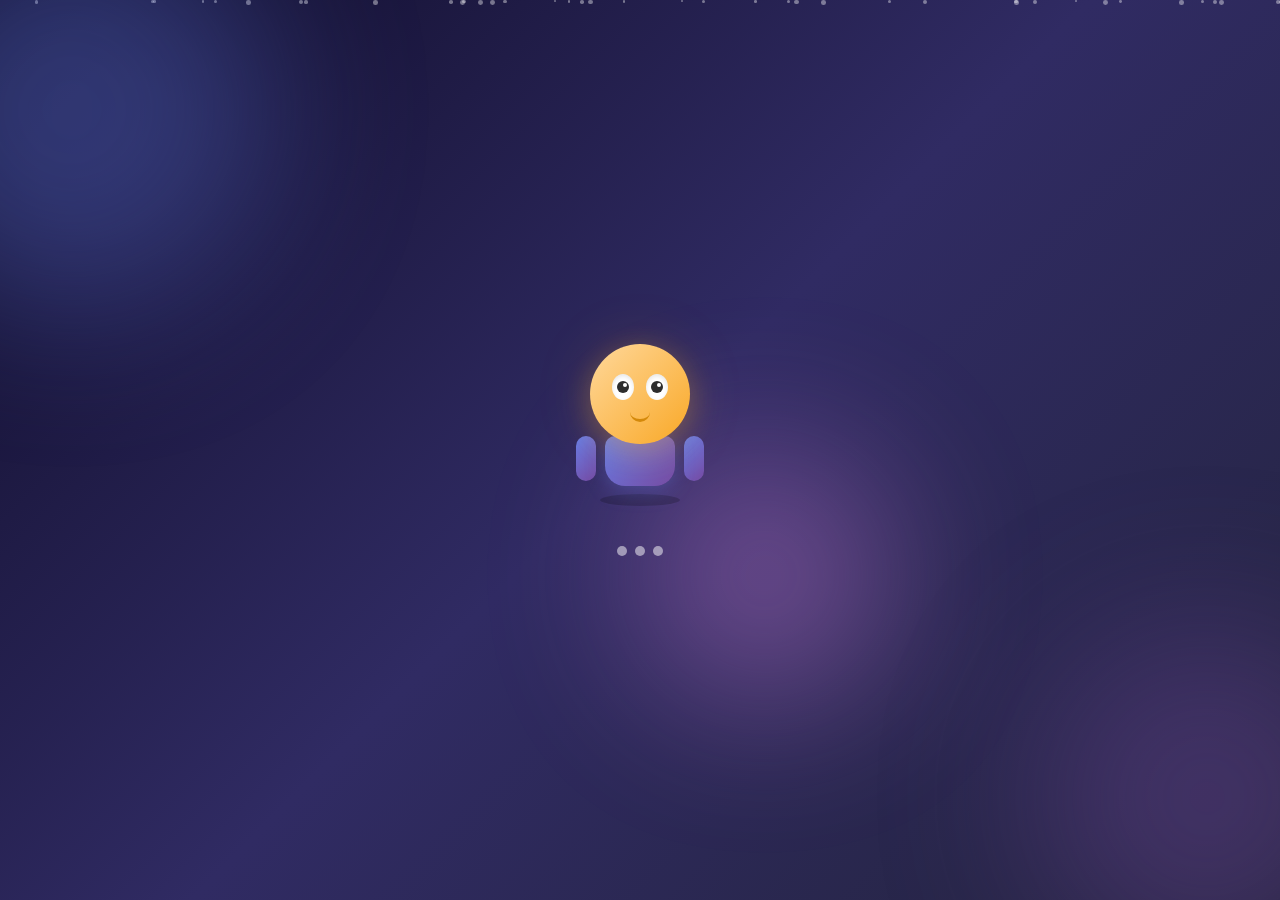
<file: LOGIN/login.html>
<!DOCTYPE html>
<html lang="en">
<head>
    <meta charset="UTF-8">
    <meta name="viewport" content="width=device-width, initial-scale=1.0">
    <title>Creative Login</title>
    <link rel="stylesheet" href="style.css">
    <link rel="stylesheet" href="https://cdnjs.cloudflare.com/ajax/libs/font-awesome/6.4.0/css/all.min.css">
</head>
<body>
    <!-- Particles Background -->
    <div class="particles" id="particles"></div>

    <!-- Floating Orbs -->
    <div class="orb orb-1"></div>
    <div class="orb orb-2"></div>
    <div class="orb orb-3"></div>

    <div class="container">
        <!-- Animation Area -->
        <div class="animation-area" id="animationArea">
            <div class="character" id="character">
                <div class="character-body">
                    <div class="head">
                        <div class="face">
                            <div class="eye left-eye">
                                <div class="pupil" id="leftPupil"></div>
                            </div>
                            <div class="eye right-eye">
                                <div class="pupil" id="rightPupil"></div>
                            </div>
                            <div class="mouth" id="mouth"></div>
                        </div>
                    </div>
                    <div class="torso"></div>
                    <div class="arm left-arm"></div>
                    <div class="arm right-arm"></div>
                </div>
                <div class="shadow"></div>
            </div>
            <div class="loading-dots" id="loadingDots">
                <span></span><span></span><span></span>
            </div>
        </div>

        <!-- Login Form -->
        <div class="form-container hidden" id="loginFormContainer">
            <button class="close-btn" id="closeFormBtn">
                <i class="fas fa-xmark"></i>
            </button>
            <div class="form-box">
                <div class="form-icon">
                    <i class="fas fa-user-astronaut"></i>
                </div>
                <h2>Welcome Back</h2>
                <p class="subtitle">Sign in to continue to your account</p>

                <form id="loginForm">
                    <div class="input-group">
                        <div class="input-icon"><i class="fas fa-envelope"></i></div>
                        <input type="email" id="loginEmail" placeholder="Email address" required autocomplete="email">
                        <div class="input-focus-line"></div>
                    </div>

                    <div class="input-group">
                        <div class="input-icon"><i class="fas fa-lock"></i></div>
                        <input type="password" id="loginPassword" placeholder="Password" required autocomplete="current-password">
                        <button type="button" class="toggle-pass" id="toggleLoginPass">
                            <i class="fas fa-eye"></i>
                        </button>
                        <div class="input-focus-line"></div>
                    </div>

                    <div class="form-options">
                        <label class="remember-me">
                            <input type="checkbox" id="rememberMe">
                            <span class="checkmark"></span>
                            Remember me
                        </label>
                        <a href="#" class="forgot-link">Forgot password?</a>
                    </div>

                    <button type="submit" class="submit-btn" id="loginBtn">
                        <span class="btn-text">SIGN IN</span>
                        <span class="btn-loader"><i class="fas fa-circle-notch fa-spin"></i></span>
                        <div class="btn-ripple"></div>
                    </button>
                </form>

                <div class="divider">
                    <span>or continue with</span>
                </div>

                <div class="social-login">
                    <button class="social-btn google">
                        <i class="fab fa-google"></i>
                    </button>
                    <button class="social-btn github">
                        <i class="fab fa-github"></i>
                    </button>
                    <button class="social-btn twitter">
                        <i class="fab fa-twitter"></i>
                    </button>
                </div>

                <div class="form-footer">
                    <p>Don't have an account? <a href="register.html">Create Account</a></p>
                </div>
            </div>
        </div>
    </div>
    <script src="script.js"></script>
</body>
</html>
</file>
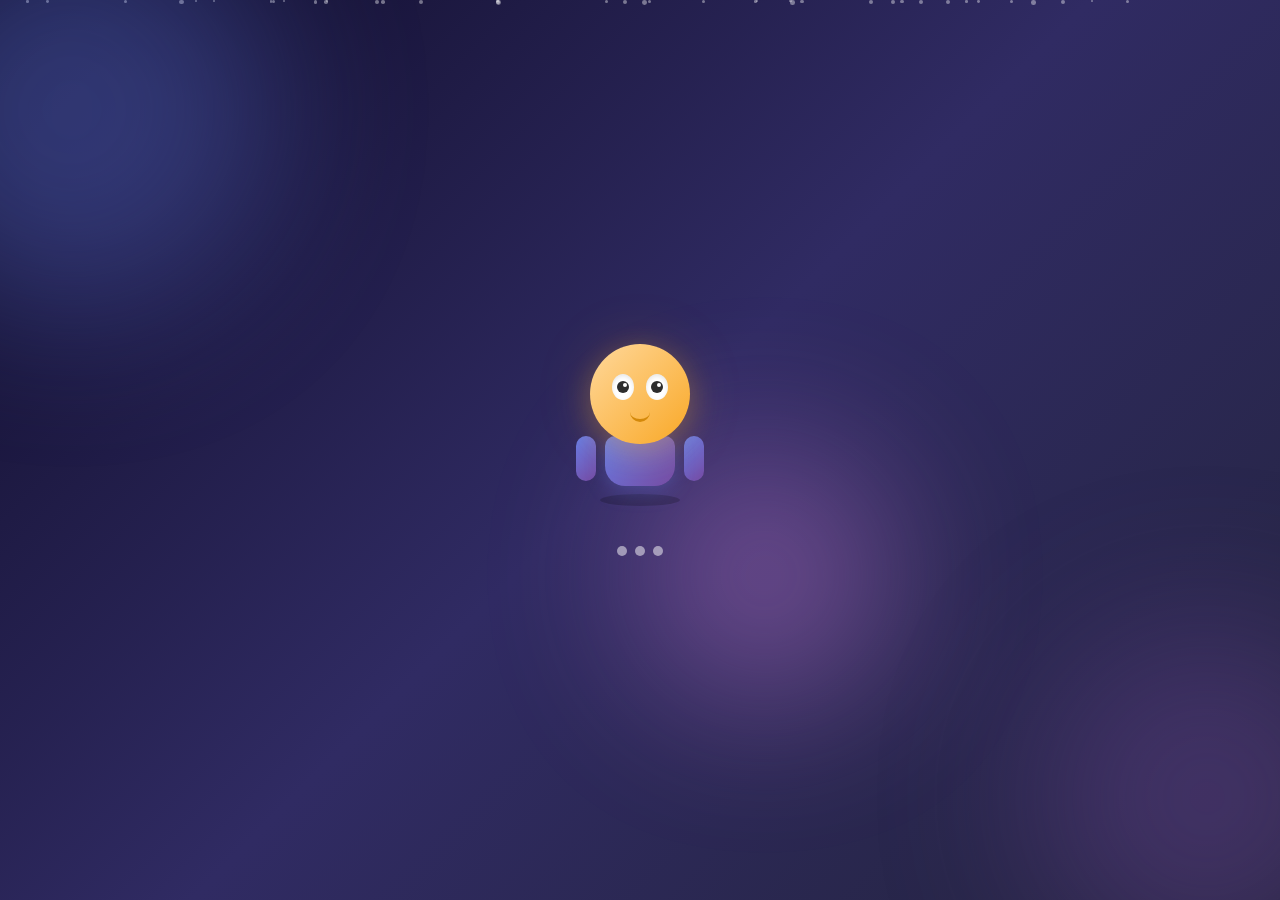
<file: Login/login.html>
<!DOCTYPE html>
<html lang="en">
<head>
    <meta charset="UTF-8">
    <meta name="viewport" content="width=device-width, initial-scale=1.0">
    <title>Creative Login</title>
    <link rel="stylesheet" href="styles.css">
    <link rel="stylesheet" href="https://cdnjs.cloudflare.com/ajax/libs/font-awesome/6.4.0/css/all.min.css">
</head>
<body>
    <!-- Particles Background -->
    <div class="particles" id="particles"></div>

    <!-- Floating Orbs -->
    <div class="orb orb-1"></div>
    <div class="orb orb-2"></div>
    <div class="orb orb-3"></div>

    <div class="container">
        <!-- Animation Area -->
        <div class="animation-area" id="animationArea">
            <div class="character" id="character">
                <div class="character-body">
                    <div class="head">
                        <div class="face">
                            <div class="eye left-eye">
                                <div class="pupil" id="leftPupil"></div>
                            </div>
                            <div class="eye right-eye">
                                <div class="pupil" id="rightPupil"></div>
                            </div>
                            <div class="mouth" id="mouth"></div>
                        </div>
                    </div>
                    <div class="torso"></div>
                    <div class="arm left-arm"></div>
                    <div class="arm right-arm"></div>
                </div>
                <div class="shadow"></div>
            </div>
            <div class="loading-dots" id="loadingDots">
                <span></span><span></span><span></span>
            </div>
        </div>

        <!-- Login Form -->
        <div class="form-container hidden" id="loginFormContainer">
            <button class="close-btn" id="closeFormBtn">
                <i class="fas fa-xmark"></i>
            </button>
            <div class="form-box">
                <div class="form-icon">
                    <i class="fas fa-user-astronaut"></i>
                </div>
                <h2>Welcome Back</h2>
                <p class="subtitle">Sign in to continue to your account</p>

                <form id="loginForm">
                    <div class="input-group">
                        <div class="input-icon"><i class="fas fa-envelope"></i></div>
                        <input type="email" id="loginEmail" placeholder="Email address" required autocomplete="email">
                        <div class="input-focus-line"></div>
                    </div>

                    <div class="input-group">
                        <div class="input-icon"><i class="fas fa-lock"></i></div>
                        <input type="password" id="loginPassword" placeholder="Password" required autocomplete="current-password">
                        <button type="button" class="toggle-pass" id="toggleLoginPass">
                            <i class="fas fa-eye"></i>
                        </button>
                        <div class="input-focus-line"></div>
                    </div>

                    <div class="form-options">
                        <label class="remember-me">
                            <input type="checkbox" id="rememberMe">
                            <span class="checkmark"></span>
                            Remember me
                        </label>
                        <a href="#" class="forgot-link">Forgot password?</a>
                    </div>

                    <button type="submit" class="submit-btn" id="loginBtn">
                        <span class="btn-text">SIGN IN</span>
                        <span class="btn-loader"><i class="fas fa-circle-notch fa-spin"></i></span>
                        <div class="btn-ripple"></div>
                    </button>
                </form>

                <div class="divider">
                    <span>or continue with</span>
                </div>

                <div class="social-login">
                    <button class="social-btn google">
                        <i class="fab fa-google"></i>
                    </button>
                    <button class="social-btn github">
                        <i class="fab fa-github"></i>
                    </button>
                    <button class="social-btn twitter">
                        <i class="fab fa-twitter"></i>
                    </button>
                </div>

                <div class="form-footer">
                    <p>Don't have an account? <a href="register.html">Create Account</a></p>
                </div>
            </div>
        </div>
    </div>
    <script src="script.js"></script>
</body>
</html>
</file>
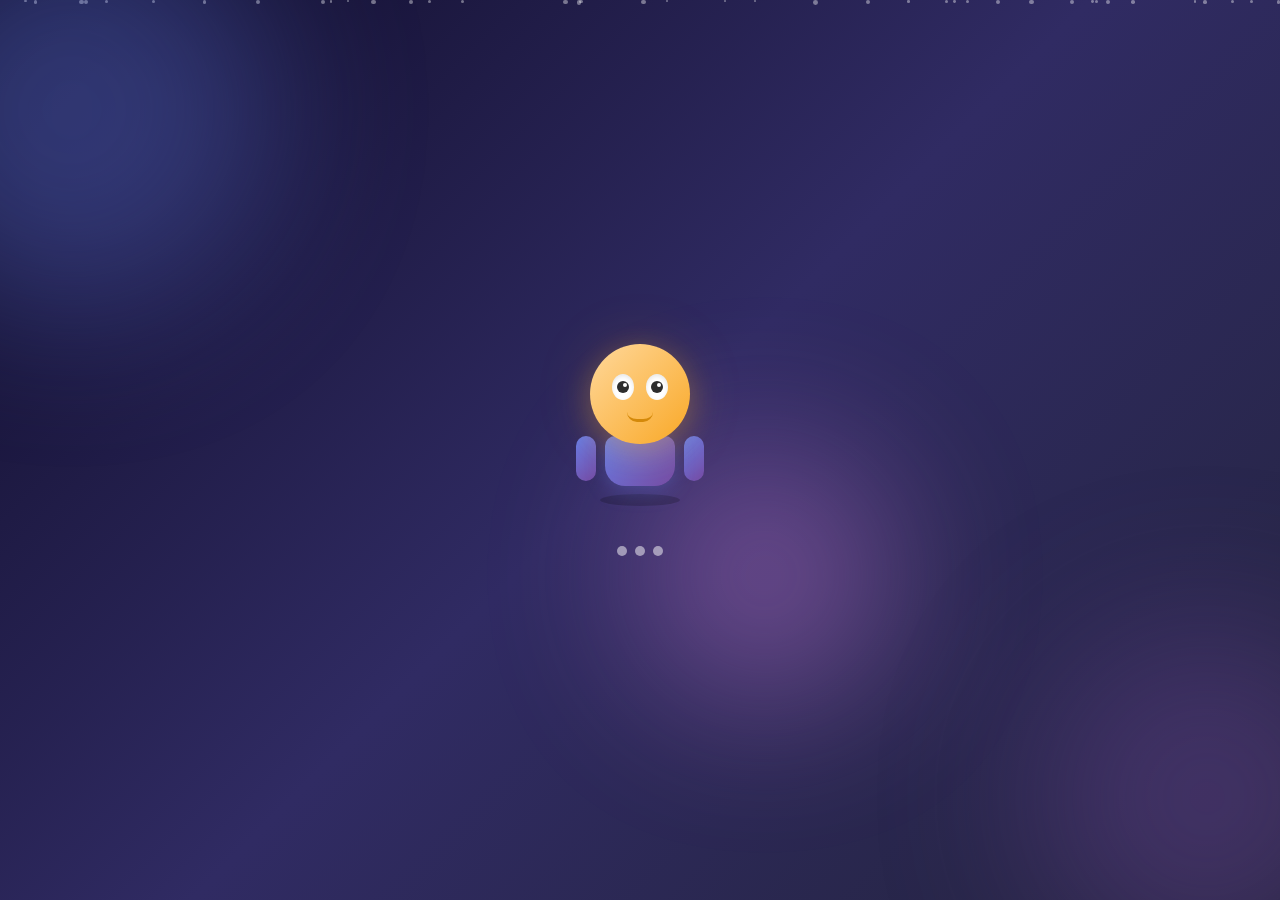
<file: LOGIN/register.html>
<!DOCTYPE html>
<html lang="en">
<head>
    <meta charset="UTF-8">
    <meta name="viewport" content="width=device-width, initial-scale=1.0">
    <title>Creative Registration</title>
    <link rel="stylesheet" href="style.css">
    <link rel="stylesheet" href="https://cdnjs.cloudflare.com/ajax/libs/font-awesome/6.4.0/css/all.min.css">
</head>
<body>
    <!-- Particles Background -->
    <div class="particles" id="particles"></div>

    <!-- Floating Orbs -->
    <div class="orb orb-1"></div>
    <div class="orb orb-2"></div>
    <div class="orb orb-3"></div>

    <div class="container">
        <!-- Animation Area -->
        <div class="animation-area" id="animationArea">
            <div class="character" id="character">
                <div class="character-body">
                    <div class="head">
                        <div class="face">
                            <div class="eye left-eye">
                                <div class="pupil" id="leftPupil"></div>
                            </div>
                            <div class="eye right-eye">
                                <div class="pupil" id="rightPupil"></div>
                            </div>
                            <div class="mouth happy" id="mouth"></div>
                        </div>
                    </div>
                    <div class="torso"></div>
                    <div class="arm left-arm wave"></div>
                    <div class="arm right-arm"></div>
                </div>
                <div class="shadow"></div>
            </div>
            <div class="loading-dots" id="loadingDots">
                <span></span><span></span><span></span>
            </div>
        </div>

        <!-- Register Form -->
        <div class="form-container hidden" id="registerFormContainer">
            <button class="close-btn" id="closeFormBtn">
                <i class="fas fa-xmark"></i>
            </button>
            <div class="form-box">
                <div class="form-icon">
                    <i class="fas fa-user-plus"></i>
                </div>
                <h2>Create Account</h2>
                <p class="subtitle">Fill in your details to get started</p>

                <form id="registrationForm">
                    <div class="input-group">
                        <div class="input-icon"><i class="fas fa-user"></i></div>
                        <input type="text" id="regName" placeholder="Full name" required autocomplete="name">
                        <div class="input-focus-line"></div>
                    </div>

                    <div class="input-group">
                        <div class="input-icon"><i class="fas fa-envelope"></i></div>
                        <input type="email" id="regEmail" placeholder="Email address" required autocomplete="email">
                        <div class="input-focus-line"></div>
                    </div>

                    <div class="input-group">
                        <div class="input-icon"><i class="fas fa-lock"></i></div>
                        <input type="password" id="regPassword" placeholder="Password" required autocomplete="new-password">
                        <button type="button" class="toggle-pass" id="toggleRegPass">
                            <i class="fas fa-eye"></i>
                        </button>
                        <div class="input-focus-line"></div>
                    </div>

                    <div class="password-strength" id="passwordStrength">
                        <div class="strength-bar"><div class="strength-fill" id="strengthFill"></div></div>
                        <span class="strength-text" id="strengthText"></span>
                    </div>

                    <div class="input-group">
                        <div class="input-icon"><i class="fas fa-check-circle"></i></div>
                        <input type="password" id="regConfirmPassword" placeholder="Confirm password" required autocomplete="new-password">
                        <button type="button" class="toggle-pass" id="toggleConfirmPass">
                            <i class="fas fa-eye"></i>
                        </button>
                        <div class="input-focus-line"></div>
                    </div>

                    <button type="submit" class="submit-btn" id="registerBtn">
                        <span class="btn-text">REGISTER</span>
                        <span class="btn-loader"><i class="fas fa-circle-notch fa-spin"></i></span>
                        <div class="btn-ripple"></div>
                    </button>
                </form>

                <div class="form-footer">
                    <p>Already have an account? <a href="login.html">Sign In</a></p>
                </div>
            </div>
        </div>
    </div>
    <script src="script.js"></script>
</body>
</html>
</file>
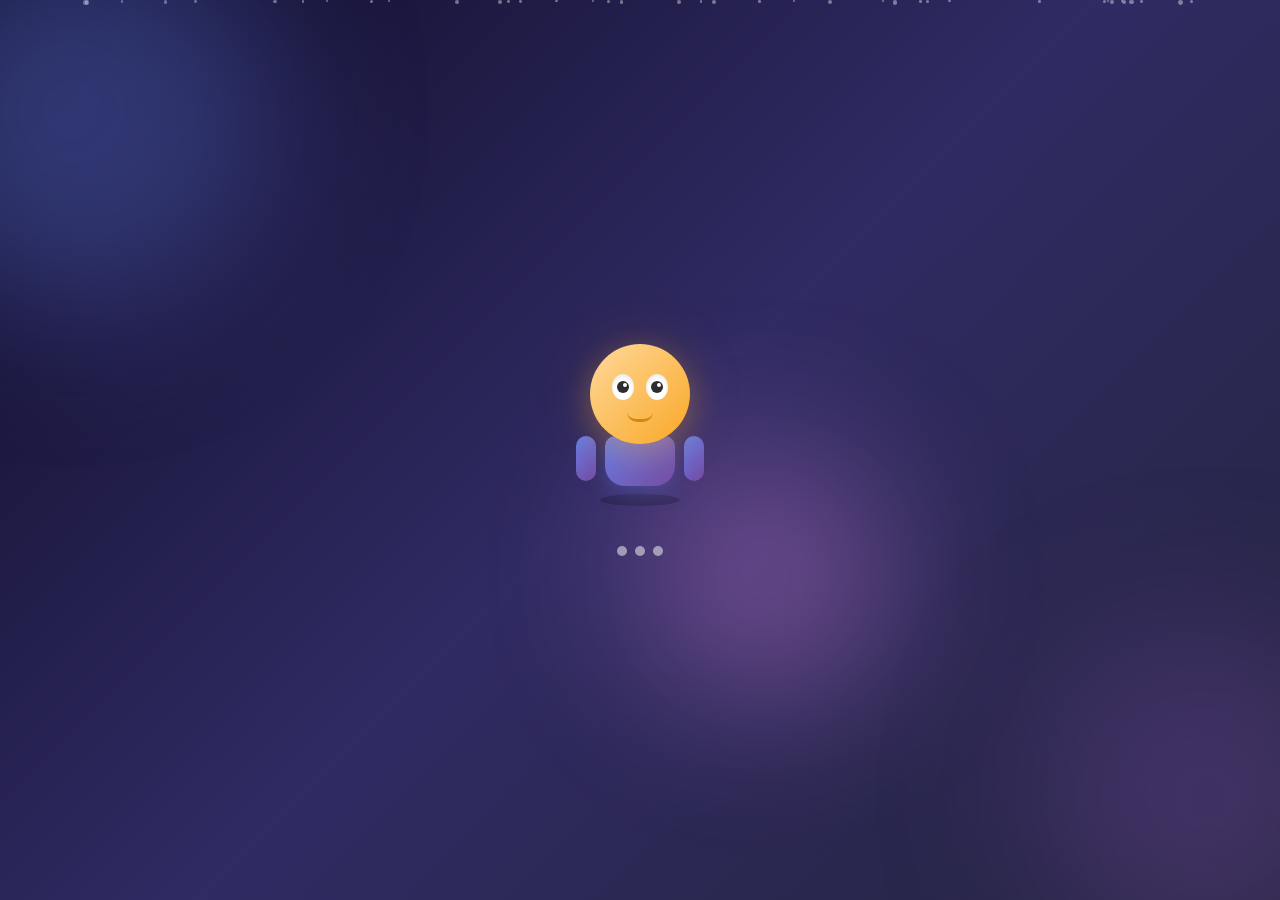
<file: Login/register.html>
<!DOCTYPE html>
<html lang="en">
<head>
    <meta charset="UTF-8">
    <meta name="viewport" content="width=device-width, initial-scale=1.0">
    <title>Creative Registration</title>
    <link rel="stylesheet" href="styles.css">
    <link rel="stylesheet" href="https://cdnjs.cloudflare.com/ajax/libs/font-awesome/6.4.0/css/all.min.css">
</head>
<body>
    <!-- Particles Background -->
    <div class="particles" id="particles"></div>

    <!-- Floating Orbs -->
    <div class="orb orb-1"></div>
    <div class="orb orb-2"></div>
    <div class="orb orb-3"></div>

    <div class="container">
        <!-- Animation Area -->
        <div class="animation-area" id="animationArea">
            <div class="character" id="character">
                <div class="character-body">
                    <div class="head">
                        <div class="face">
                            <div class="eye left-eye">
                                <div class="pupil" id="leftPupil"></div>
                            </div>
                            <div class="eye right-eye">
                                <div class="pupil" id="rightPupil"></div>
                            </div>
                            <div class="mouth happy" id="mouth"></div>
                        </div>
                    </div>
                    <div class="torso"></div>
                    <div class="arm left-arm wave"></div>
                    <div class="arm right-arm"></div>
                </div>
                <div class="shadow"></div>
            </div>
            <div class="loading-dots" id="loadingDots">
                <span></span><span></span><span></span>
            </div>
        </div>

        <!-- Register Form -->
        <div class="form-container hidden" id="registerFormContainer">
            <button class="close-btn" id="closeFormBtn">
                <i class="fas fa-xmark"></i>
            </button>
            <div class="form-box">
                <div class="form-icon">
                    <i class="fas fa-user-plus"></i>
                </div>
                <h2>Create Account</h2>
                <p class="subtitle">Fill in your details to get started</p>

                <form id="registrationForm">
                    <div class="input-group">
                        <div class="input-icon"><i class="fas fa-user"></i></div>
                        <input type="text" id="regName" placeholder="Full name" required autocomplete="name">
                        <div class="input-focus-line"></div>
                    </div>

                    <div class="input-group">
                        <div class="input-icon"><i class="fas fa-envelope"></i></div>
                        <input type="email" id="regEmail" placeholder="Email address" required autocomplete="email">
                        <div class="input-focus-line"></div>
                    </div>

                    <div class="input-group">
                        <div class="input-icon"><i class="fas fa-lock"></i></div>
                        <input type="password" id="regPassword" placeholder="Password" required autocomplete="new-password">
                        <button type="button" class="toggle-pass" id="toggleRegPass">
                            <i class="fas fa-eye"></i>
                        </button>
                        <div class="input-focus-line"></div>
                    </div>

                    <div class="password-strength" id="passwordStrength">
                        <div class="strength-bar"><div class="strength-fill" id="strengthFill"></div></div>
                        <span class="strength-text" id="strengthText"></span>
                    </div>

                    <div class="input-group">
                        <div class="input-icon"><i class="fas fa-check-circle"></i></div>
                        <input type="password" id="regConfirmPassword" placeholder="Confirm password" required autocomplete="new-password">
                        <button type="button" class="toggle-pass" id="toggleConfirmPass">
                            <i class="fas fa-eye"></i>
                        </button>
                        <div class="input-focus-line"></div>
                    </div>

                    <button type="submit" class="submit-btn" id="registerBtn">
                        <span class="btn-text">REGISTER</span>
                        <span class="btn-loader"><i class="fas fa-circle-notch fa-spin"></i></span>
                        <div class="btn-ripple"></div>
                    </button>
                </form>

                <div class="form-footer">
                    <p>Already have an account? <a href="login.html">Sign In</a></p>
                </div>
            </div>
        </div>
    </div>
    <script src="script.js"></script>
</body>
</html>
</file>
<file: Analog-Clock/styles.css>
* {
    margin: 0;
    padding: 0;
    box-sizing: border-box;
}

body {
    display: flex;
    justify-content: center;
    align-items: center;
    min-height: 100vh;
    background: linear-gradient(135deg, #0f0c29, #302b63, #24243e);
    font-family: 'Segoe UI', Arial, sans-serif;
    overflow-x: hidden;
}

.clock-wrapper {
    display: flex;
    flex-direction: column;
    align-items: center;
    gap: 20px;
    padding: 20px;
}

/* ===== Clock Face ===== */
.clock {
    width: 320px;
    height: 320px;
    border-radius: 50%;
    background: radial-gradient(circle at 40% 40%, #ffffff, #e8e8e8);
    border: 12px solid #1a1a2e;
    position: relative;
    box-shadow:
        0 0 30px rgba(0, 0, 0, 0.4),
        0 0 60px rgba(102, 126, 234, 0.2),
        inset 0 0 20px rgba(0, 0, 0, 0.1);
    animation: clockPulse 3s ease-in-out infinite;
}

@keyframes clockPulse {
    0%, 100% { box-shadow: 0 0 30px rgba(0,0,0,0.4), 0 0 60px rgba(102,126,234,0.2), inset 0 0 20px rgba(0,0,0,0.1); }
    50% { box-shadow: 0 0 30px rgba(0,0,0,0.4), 0 0 80px rgba(102,126,234,0.35), inset 0 0 20px rgba(0,0,0,0.1); }
}

.glow-ring {
    position: absolute;
    top: -2px;
    left: -2px;
    right: -2px;
    bottom: -2px;
    border-radius: 50%;
    border: 2px solid rgba(102, 126, 234, 0.3);
    pointer-events: none;
    animation: ringGlow 4s ease-in-out infinite;
}

@keyframes ringGlow {
    0%, 100% { border-color: rgba(102,126,234,0.2); }
    50% { border-color: rgba(102,126,234,0.5); }
}

.clock-face {
    position: relative;
    width: 100%;
    height: 100%;
    border-radius: 50%;
}

/* ===== Minute Ticks ===== */
.minute-tick {
    position: absolute;
    top: 0;
    left: 50%;
    width: 1px;
    height: 100%;
    transform-origin: center center;
    transform: translateX(-50%) rotate(calc(var(--i) * 6deg));
    pointer-events: none;
}

.minute-tick::before {
    content: '';
    position: absolute;
    top: 6px;
    left: 50%;
    transform: translateX(-50%);
    width: 1px;
    height: 6px;
    background: #bbb;
}

/* ===== Hour Ticks ===== */
.hour-tick {
    position: absolute;
    top: 0;
    left: 50%;
    width: 2px;
    height: 100%;
    transform-origin: center center;
    transform: translateX(-50%) rotate(calc(var(--i) * 30deg));
    pointer-events: none;
}

.hour-tick::before {
    content: '';
    position: absolute;
    top: 6px;
    left: 50%;
    transform: translateX(-50%);
    width: 3px;
    height: 14px;
    background: #444;
    border-radius: 2px;
}

/* ===== Numbers ===== */
.number {
    position: absolute;
    top: 50%;
    left: 50%;
    width: 100%;
    height: 100%;
    display: flex;
    justify-content: center;
    pointer-events: none;
    transform-origin: center center;
    transform: translate(-50%, -50%) rotate(calc(var(--i) * 30deg));
}

.number span {
    display: block;
    margin-top: 24px;
    font-size: 18px;
    font-weight: 700;
    color: #1a1a2e;
    transform: rotate(calc(var(--i) * -30deg));
    user-select: none;
}

/* ===== Hands ===== */
.hand {
    position: absolute;
    bottom: 50%;
    left: 50%;
    transform-origin: bottom center;
    border-radius: 4px;
}

.hour-hand {
    width: 6px;
    height: 75px;
    background: linear-gradient(to top, #1a1a2e, #444);
    margin-left: -3px;
    z-index: 3;
}

.minute-hand {
    width: 4px;
    height: 105px;
    background: linear-gradient(to top, #1a1a2e, #666);
    margin-left: -2px;
    z-index: 4;
}

.second-hand {
    width: 2px;
    height: 115px;
    background: linear-gradient(to top, #e74c3c, #ff6b6b);
    margin-left: -1px;
    z-index: 5;
}

.second-hand::after {
    content: '';
    position: absolute;
    bottom: -25px;
    left: 50%;
    transform: translateX(-50%);
    width: 4px;
    height: 30px;
    background: #e74c3c;
    border-radius: 2px;
}

/* ===== Center Dot ===== */
.center-dot {
    position: absolute;
    top: 50%;
    left: 50%;
    width: 14px;
    height: 14px;
    background: #e74c3c;
    border-radius: 50%;
    transform: translate(-50%, -50%);
    z-index: 10;
    box-shadow: 0 0 8px rgba(231, 76, 60, 0.6);
    border: 2px solid #fff;
}

/* ===== Digital Display ===== */
.digital-display {
    background: rgba(26, 26, 46, 0.9);
    border: 2px solid rgba(102, 126, 234, 0.3);
    border-radius: 15px;
    padding: 15px 30px;
    text-align: center;
    backdrop-filter: blur(10px);
    box-shadow: 0 4px 20px rgba(0, 0, 0, 0.3);
}

.digital-time {
    font-size: 2em;
    font-weight: 700;
    color: #667eea;
    letter-spacing: 3px;
    font-variant-numeric: tabular-nums;
}

.digital-date {
    font-size: 0.85em;
    color: #888;
    margin-top: 5px;
}

/* ===== Tabs ===== */
.tabs {
    display: flex;
    gap: 10px;
}

.tab {
    background: rgba(255, 255, 255, 0.08);
    border: 1px solid rgba(255, 255, 255, 0.1);
    color: #aaa;
    padding: 8px 20px;
    border-radius: 25px;
    cursor: pointer;
    font-size: 0.85em;
    transition: all 0.3s;
    font-family: inherit;
}

.tab:hover {
    background: rgba(255, 255, 255, 0.15);
    color: #fff;
}

.tab.active {
    background: linear-gradient(135deg, #667eea, #764ba2);
    color: #fff;
    border-color: transparent;
}

.tab i {
    margin-right: 6px;
}

/* ===== Panels ===== */
.panel {
    width: 100%;
    max-width: 360px;
}

.panel.hidden {
    display: none;
}

/* ===== World Clock ===== */
.world-clock {
    display: grid;
    grid-template-columns: 1fr 1fr;
    gap: 10px;
}

.world-city {
    background: rgba(255, 255, 255, 0.06);
    border: 1px solid rgba(255, 255, 255, 0.08);
    border-radius: 12px;
    padding: 12px;
    text-align: center;
    backdrop-filter: blur(5px);
    transition: transform 0.2s, border-color 0.3s;
}

.world-city:hover {
    transform: translateY(-2px);
    border-color: rgba(102, 126, 234, 0.4);
}

.world-city .city-name {
    font-size: 0.75em;
    color: #888;
    margin-bottom: 4px;
    text-transform: uppercase;
    letter-spacing: 1px;
}

.world-city .city-time {
    font-size: 1.1em;
    font-weight: 700;
    color: #667eea;
    font-variant-numeric: tabular-nums;
}

.world-city .city-flag {
    font-size: 1.2em;
    margin-bottom: 4px;
}

/* ===== Stopwatch ===== */
.stopwatch-display {
    font-size: 2.2em;
    font-weight: 700;
    color: #667eea;
    text-align: center;
    padding: 15px;
    background: rgba(255, 255, 255, 0.06);
    border: 1px solid rgba(255, 255, 255, 0.08);
    border-radius: 12px;
    font-variant-numeric: tabular-nums;
    letter-spacing: 2px;
    margin-bottom: 12px;
}

.stopwatch-buttons {
    display: flex;
    justify-content: center;
    gap: 12px;
}

.sw-btn {
    width: 50px;
    height: 50px;
    border-radius: 50%;
    border: none;
    cursor: pointer;
    font-size: 1.1em;
    color: #fff;
    transition: transform 0.2s, opacity 0.2s, box-shadow 0.2s;
    display: flex;
    justify-content: center;
    align-items: center;
}

.sw-btn:hover:not(:disabled) {
    transform: scale(1.1);
}

.sw-btn:disabled {
    opacity: 0.3;
    cursor: not-allowed;
}

.sw-start {
    background: linear-gradient(135deg, #27ae60, #2ecc71);
    box-shadow: 0 4px 15px rgba(39, 174, 96, 0.4);
}

.sw-lap {
    background: linear-gradient(135deg, #2980b9, #3498db);
    box-shadow: 0 4px 15px rgba(41, 128, 185, 0.4);
}

.sw-reset {
    background: linear-gradient(135deg, #c0392b, #e74c3c);
    box-shadow: 0 4px 15px rgba(192, 57, 43, 0.4);
}

.laps {
    margin-top: 12px;
    max-height: 150px;
    overflow-y: auto;
}

.lap-item {
    display: flex;
    justify-content: space-between;
    padding: 8px 12px;
    background: rgba(255, 255, 255, 0.04);
    border-radius: 8px;
    margin-bottom: 4px;
    font-size: 0.85em;
    color: #aaa;
    animation: fadeIn 0.3s ease-out;
}

@keyframes fadeIn {
    from { opacity: 0; transform: translateY(-5px); }
    to { opacity: 1; transform: translateY(0); }
}

.lap-item .lap-num {
    color: #667eea;
    font-weight: 600;
}

.lap-item .lap-time {
    font-variant-numeric: tabular-nums;
}

/* ===== Brand ===== */
.brand {
    color: rgba(255, 255, 255, 0.3);
    font-size: 0.7em;
    letter-spacing: 3px;
    text-transform: uppercase;
}

.brand i {
    margin-right: 5px;
}

/* ===== Scrollbar ===== */
.laps::-webkit-scrollbar {
    width: 4px;
}

.laps::-webkit-scrollbar-track {
    background: transparent;
}

.laps::-webkit-scrollbar-thumb {
    background: rgba(102, 126, 234, 0.3);
    border-radius: 2px;
}

/* ===== Responsive ===== */
@media (max-width: 400px) {
    .clock {
        width: 260px;
        height: 260px;
    }

    .hour-hand { height: 60px; }
    .minute-hand { height: 85px; }
    .second-hand { height: 95px; }
    .second-hand::after { bottom: -20px; height: 25px; }

    .number span { font-size: 15px; margin-top: 18px; }
    .digital-time { font-size: 1.6em; }
    .stopwatch-display { font-size: 1.8em; }
    .world-clock { grid-template-columns: 1fr; }
}
</file>
<file: Calculator/styles.css>
* {
    margin: 0;
    padding: 0;
    box-sizing: border-box;
}

body {
    display: flex;
    justify-content: center;
    align-items: center;
    min-height: 100vh;
    font-family: 'Segoe UI', Arial, sans-serif;
    background: linear-gradient(135deg, #1a1a2e, #16213e, #0f3460);
    overflow: hidden;
}

/* ===== Calculator ===== */
.calculator {
    width: 340px;
    background: rgba(30, 30, 50, 0.95);
    border-radius: 24px;
    padding: 20px;
    box-shadow:
        0 25px 60px rgba(0, 0, 0, 0.5),
        0 0 0 1px rgba(255, 255, 255, 0.05),
        inset 0 1px 0 rgba(255, 255, 255, 0.1);
    backdrop-filter: blur(20px);
    position: relative;
    overflow: hidden;
}

.calculator::before {
    content: '';
    position: absolute;
    top: -50%;
    left: -50%;
    width: 200%;
    height: 200%;
    background: radial-gradient(circle at 30% 20%, rgba(102, 126, 234, 0.08), transparent 50%);
    pointer-events: none;
}

/* ===== Header ===== */
.calc-header {
    display: flex;
    justify-content: space-between;
    align-items: center;
    margin-bottom: 15px;
    position: relative;
}

.calc-title {
    color: rgba(255, 255, 255, 0.5);
    font-size: 0.8em;
    letter-spacing: 1px;
    text-transform: uppercase;
}

.calc-title i {
    margin-right: 5px;
}

.history-toggle {
    background: rgba(255, 255, 255, 0.08);
    border: none;
    color: #888;
    width: 36px;
    height: 36px;
    border-radius: 10px;
    cursor: pointer;
    font-size: 0.9em;
    transition: all 0.2s;
    display: flex;
    align-items: center;
    justify-content: center;
}

.history-toggle:hover {
    background: rgba(255, 255, 255, 0.15);
    color: #667eea;
}

.history-toggle.active {
    background: rgba(102, 126, 234, 0.2);
    color: #667eea;
}

/* ===== Display ===== */
.display {
    background: rgba(0, 0, 0, 0.3);
    border-radius: 16px;
    padding: 18px 20px;
    margin-bottom: 18px;
    border: 1px solid rgba(255, 255, 255, 0.05);
    position: relative;
    overflow: hidden;
}

.display-expression {
    font-size: 0.85em;
    color: #888;
    text-align: right;
    min-height: 20px;
    margin-bottom: 5px;
    font-variant-numeric: tabular-nums;
    word-break: break-all;
}

#calculator-display {
    width: 100%;
    background: none;
    border: none;
    outline: none;
    color: #fff;
    font-size: 2.4em;
    font-weight: 300;
    text-align: right;
    font-family: 'Segoe UI', Arial, sans-serif;
    font-variant-numeric: tabular-nums;
    letter-spacing: -1px;
}

/* ===== Buttons ===== */
.buttons {
    display: grid;
    grid-template-columns: repeat(4, 1fr);
    gap: 10px;
    position: relative;
}

.button {
    height: 60px;
    border: none;
    border-radius: 14px;
    font-size: 1.2em;
    font-weight: 500;
    cursor: pointer;
    transition: all 0.15s;
    display: flex;
    justify-content: center;
    align-items: center;
    color: #fff;
    position: relative;
    overflow: hidden;
    font-family: inherit;
    -webkit-tap-highlight-color: transparent;
}

.button::after {
    content: '';
    position: absolute;
    top: 50%;
    left: 50%;
    width: 0;
    height: 0;
    background: rgba(255, 255, 255, 0.2);
    border-radius: 50%;
    transform: translate(-50%, -50%);
    transition: width 0.3s, height 0.3s;
}

.button:active::after {
    width: 120px;
    height: 120px;
}

/* Number buttons */
.button.number {
    background: rgba(255, 255, 255, 0.08);
}

.button.number:hover {
    background: rgba(255, 255, 255, 0.15);
}

/* Operator buttons */
.button.operator {
    background: rgba(102, 126, 234, 0.25);
    color: #667eea;
}

.button.operator:hover {
    background: rgba(102, 126, 234, 0.4);
}

.button.operator.active-op {
    background: #667eea;
    color: #fff;
    box-shadow: 0 4px 15px rgba(102, 126, 234, 0.4);
}

/* Clear & Backspace buttons */
.button.clear, .button.backspace {
    background: rgba(231, 76, 60, 0.2);
    color: #e74c3c;
}

.button.clear:hover, .button.backspace:hover {
    background: rgba(231, 76, 60, 0.35);
}

/* Percent, Negate */
.button.percent, .button.negate {
    background: rgba(255, 255, 255, 0.05);
    color: #aaa;
    font-size: 0.95em;
}

.button.percent:hover, .button.negate:hover {
    background: rgba(255, 255, 255, 0.12);
    color: #fff;
}

/* Decimal button - make dot visible */
.button.decimal {
    background: rgba(255, 255, 255, 0.08);
    color: #fff;
    font-size: 1.6em;
    font-weight: 700;
}

.button.decimal:hover {
    background: rgba(255, 255, 255, 0.15);
}

/* Equal button */
.button.equal {
    background: linear-gradient(135deg, #667eea, #764ba2);
    color: #fff;
    font-size: 1.4em;
    box-shadow: 0 4px 15px rgba(102, 126, 234, 0.3);
}

.button.equal:hover {
    box-shadow: 0 6px 20px rgba(102, 126, 234, 0.5);
    transform: translateY(-1px);
}

.button:active {
    transform: scale(0.95);
}

/* ===== History Panel ===== */
.history-panel {
    position: absolute;
    top: 0;
    left: 0;
    right: 0;
    bottom: 0;
    background: rgba(30, 30, 50, 0.98);
    border-radius: 24px;
    padding: 20px;
    z-index: 20;
    display: flex;
    flex-direction: column;
    animation: slideUp 0.3s ease-out;
}

.history-panel.hidden {
    display: none;
}

@keyframes slideUp {
    from { opacity: 0; transform: translateY(20px); }
    to { opacity: 1; transform: translateY(0); }
}

.history-header {
    display: flex;
    justify-content: space-between;
    align-items: center;
    margin-bottom: 15px;
    padding-bottom: 12px;
    border-bottom: 1px solid rgba(255, 255, 255, 0.08);
}

.history-header span {
    color: #fff;
    font-size: 1.1em;
    font-weight: 600;
}

.history-clear {
    background: none;
    border: none;
    color: #888;
    cursor: pointer;
    font-size: 0.9em;
    padding: 5px 10px;
    border-radius: 8px;
    transition: all 0.2s;
}

.history-clear:hover {
    background: rgba(231, 76, 60, 0.2);
    color: #e74c3c;
}

.history-list {
    flex: 1;
    overflow-y: auto;
}

.history-empty {
    color: #555;
    text-align: center;
    margin-top: 40px;
    font-size: 0.9em;
}

.history-item {
    padding: 12px;
    border-radius: 10px;
    margin-bottom: 8px;
    cursor: pointer;
    transition: background 0.2s;
    animation: fadeIn 0.3s ease-out;
}

@keyframes fadeIn {
    from { opacity: 0; transform: translateY(-5px); }
    to { opacity: 1; transform: translateY(0); }
}

.history-item:hover {
    background: rgba(255, 255, 255, 0.06);
}

.history-item .hist-expr {
    color: #888;
    font-size: 0.85em;
    margin-bottom: 3px;
    word-break: break-all;
}

.history-item .hist-result {
    color: #667eea;
    font-size: 1.2em;
    font-weight: 600;
}

.history-list::-webkit-scrollbar {
    width: 4px;
}

.history-list::-webkit-scrollbar-track {
    background: transparent;
}

.history-list::-webkit-scrollbar-thumb {
    background: rgba(102, 126, 234, 0.3);
    border-radius: 2px;
}

/* ===== Responsive ===== */
@media (max-width: 380px) {
    .calculator {
        width: 300px;
        padding: 15px;
    }

    .button {
        height: 52px;
        font-size: 1.1em;
    }

    #calculator-display {
        font-size: 2em;
    }
}
</file>
<file: Digital Library/styles.css>
* {
    margin: 0;
    padding: 0;
    box-sizing: border-box;
}

body {
    font-family: 'Segoe UI', Arial, sans-serif;
    background: #f0f2f5;
    color: #333;
    min-height: 100vh;
}

/* ===== Header ===== */
header {
    background: linear-gradient(135deg, #1a5276, #2e86c1);
    color: #fff;
    padding: 30px 20px;
    text-align: center;
    position: relative;
    overflow: hidden;
}

header::before {
    content: '';
    position: absolute;
    top: -50%;
    left: -50%;
    width: 200%;
    height: 200%;
    background: radial-gradient(circle, rgba(255,255,255,0.05) 0%, transparent 60%);
    pointer-events: none;
}

.header-content {
    position: relative;
    z-index: 1;
}

.logo {
    display: flex;
    align-items: center;
    justify-content: center;
    gap: 12px;
    margin-bottom: 8px;
}

.logo i {
    font-size: 2em;
}

.logo h1 {
    font-size: 2em;
    font-weight: 700;
}

.tagline {
    opacity: 0.8;
    font-size: 1em;
    margin-bottom: 20px;
}

.header-actions {
    display: flex;
    gap: 12px;
    justify-content: center;
    flex-wrap: wrap;
}

.btn-color, .btn-register {
    padding: 10px 20px;
    border-radius: 25px;
    border: none;
    cursor: pointer;
    font-size: 0.9em;
    font-weight: 600;
    transition: all 0.3s;
    text-decoration: none;
    display: inline-flex;
    align-items: center;
    gap: 6px;
    font-family: inherit;
}

.btn-color {
    background: rgba(255,255,255,0.15);
    color: #fff;
    backdrop-filter: blur(5px);
}

.btn-color:hover {
    background: rgba(255,255,255,0.3);
    transform: translateY(-2px);
}

.btn-register {
    background: #e74c3c;
    color: #fff;
}

.btn-register:hover {
    background: #c0392b;
    transform: translateY(-2px);
    box-shadow: 0 4px 15px rgba(231,76,60,0.4);
}

/* ===== Main ===== */
main {
    max-width: 1100px;
    margin: 0 auto;
    padding: 25px 20px;
}

/* ===== Search Section ===== */
.search-section {
    margin-bottom: 25px;
}

.search-box {
    position: relative;
    margin-bottom: 15px;
}

.search-box i {
    position: absolute;
    left: 18px;
    top: 50%;
    transform: translateY(-50%);
    color: #999;
    font-size: 1.1em;
}

.search-box input {
    width: 100%;
    padding: 14px 20px 14px 50px;
    border: 2px solid #e0e0e0;
    border-radius: 14px;
    font-size: 1em;
    background: #fff;
    transition: border-color 0.3s, box-shadow 0.3s;
    font-family: inherit;
}

.search-box input:focus {
    outline: none;
    border-color: #2e86c1;
    box-shadow: 0 0 0 3px rgba(46,134,193,0.15);
}

.filters {
    display: flex;
    gap: 8px;
    flex-wrap: wrap;
}

.filter-btn {
    padding: 8px 18px;
    border: 2px solid #e0e0e0;
    border-radius: 20px;
    background: #fff;
    color: #666;
    cursor: pointer;
    font-size: 0.85em;
    font-weight: 500;
    transition: all 0.2s;
    font-family: inherit;
}

.filter-btn:hover {
    border-color: #2e86c1;
    color: #2e86c1;
}

.filter-btn.active {
    background: #2e86c1;
    border-color: #2e86c1;
    color: #fff;
}

/* ===== Stats ===== */
.stats {
    display: grid;
    grid-template-columns: repeat(3, 1fr);
    gap: 15px;
    margin-bottom: 25px;
}

.stat-card {
    background: #fff;
    border-radius: 14px;
    padding: 18px;
    text-align: center;
    box-shadow: 0 2px 10px rgba(0,0,0,0.06);
    transition: transform 0.2s;
}

.stat-card:hover {
    transform: translateY(-3px);
}

.stat-card i {
    font-size: 1.5em;
    color: #2e86c1;
    margin-bottom: 8px;
}

.stat-card span {
    display: block;
    font-size: 1.8em;
    font-weight: 700;
    color: #333;
}

.stat-card p {
    color: #888;
    font-size: 0.8em;
    margin-top: 2px;
}

/* ===== Results Info ===== */
.results-info {
    margin-bottom: 15px;
    color: #888;
    font-size: 0.9em;
}

/* ===== Book Grid ===== */
.book-grid {
    display: grid;
    grid-template-columns: repeat(auto-fill, minmax(220px, 1fr));
    gap: 20px;
}

.book-card {
    background: #fff;
    border-radius: 16px;
    overflow: hidden;
    box-shadow: 0 3px 15px rgba(0,0,0,0.08);
    cursor: pointer;
    transition: transform 0.3s, box-shadow 0.3s;
    animation: fadeInUp 0.4s ease-out;
}

@keyframes fadeInUp {
    from { opacity: 0; transform: translateY(15px); }
    to { opacity: 1; transform: translateY(0); }
}

.book-card:hover {
    transform: translateY(-6px);
    box-shadow: 0 8px 30px rgba(0,0,0,0.15);
}

.book-cover {
    height: 160px;
    display: flex;
    align-items: center;
    justify-content: center;
    font-size: 3em;
    color: #fff;
    position: relative;
    overflow: hidden;
}

.book-cover::after {
    content: '';
    position: absolute;
    bottom: 0;
    left: 0;
    right: 0;
    height: 40px;
    background: linear-gradient(transparent, rgba(0,0,0,0.1));
}

.book-featured {
    position: absolute;
    top: 10px;
    right: 10px;
    background: #f39c12;
    color: #fff;
    padding: 3px 10px;
    border-radius: 10px;
    font-size: 0.35em;
    font-weight: 600;
}

.book-info {
    padding: 15px;
}

.book-category {
    display: inline-block;
    padding: 3px 10px;
    border-radius: 10px;
    font-size: 0.7em;
    font-weight: 600;
    text-transform: uppercase;
    letter-spacing: 0.5px;
    margin-bottom: 8px;
}

.book-title {
    font-size: 1em;
    font-weight: 700;
    color: #333;
    margin-bottom: 4px;
    line-height: 1.3;
}

.book-author {
    font-size: 0.8em;
    color: #888;
    margin-bottom: 8px;
}

.book-rating {
    color: #f39c12;
    font-size: 0.8em;
}

.book-rating span {
    color: #888;
    margin-left: 4px;
}

/* ===== No Results ===== */
.no-results {
    text-align: center;
    padding: 60px 20px;
    color: #999;
}

.no-results i {
    font-size: 3em;
    margin-bottom: 15px;
    opacity: 0.3;
}

.no-results h3 {
    margin-bottom: 5px;
    color: #666;
}

.no-results.hidden {
    display: none;
}

/* ===== Modal ===== */
.modal {
    position: fixed;
    top: 0;
    left: 0;
    width: 100%;
    height: 100%;
    background: rgba(0,0,0,0.6);
    display: flex;
    align-items: center;
    justify-content: center;
    z-index: 1000;
    backdrop-filter: blur(5px);
    animation: fadeIn 0.3s;
}

@keyframes fadeIn {
    from { opacity: 0; }
    to { opacity: 1; }
}

.modal.hidden {
    display: none;
}

.modal-content {
    background: #fff;
    border-radius: 20px;
    max-width: 600px;
    width: 90%;
    max-height: 85vh;
    overflow-y: auto;
    position: relative;
    animation: slideUp 0.3s ease-out;
}

@keyframes slideUp {
    from { transform: translateY(30px); opacity: 0; }
    to { transform: translateY(0); opacity: 1; }
}

.modal-close {
    position: absolute;
    top: 15px;
    right: 20px;
    font-size: 1.8em;
    background: none;
    border: none;
    color: #999;
    cursor: pointer;
    z-index: 10;
    transition: color 0.2s, transform 0.2s;
    width: 36px;
    height: 36px;
    display: flex;
    align-items: center;
    justify-content: center;
    border-radius: 50%;
}

.modal-close:hover {
    color: #e74c3c;
    transform: rotate(90deg);
    background: rgba(0,0,0,0.05);
}

.modal-body {
    display: flex;
    flex-direction: column;
}

.modal-cover {
    height: 200px;
    display: flex;
    align-items: center;
    justify-content: center;
    font-size: 4em;
    color: #fff;
    border-radius: 20px 20px 0 0;
}

.modal-info {
    padding: 25px;
}

.modal-category {
    display: inline-block;
    padding: 4px 12px;
    border-radius: 10px;
    font-size: 0.75em;
    font-weight: 600;
    text-transform: uppercase;
    margin-bottom: 10px;
}

.modal-info h2 {
    font-size: 1.5em;
    margin-bottom: 5px;
    color: #333;
}

.modal-author {
    color: #888;
    margin-bottom: 10px;
    font-size: 0.95em;
}

.modal-rating {
    color: #f39c12;
    font-size: 1em;
    margin-bottom: 15px;
}

.modal-desc {
    color: #555;
    line-height: 1.7;
    margin-bottom: 15px;
    font-size: 0.9em;
}

.modal-meta {
    display: flex;
    gap: 20px;
    color: #888;
    font-size: 0.85em;
    padding-top: 15px;
    border-top: 1px solid #eee;
}

.modal-meta i {
    margin-right: 5px;
}

/* ===== Footer ===== */
footer {
    text-align: center;
    padding: 20px;
    color: #888;
    font-size: 0.85em;
    margin-top: 30px;
}

footer i {
    margin-right: 5px;
    color: #2e86c1;
}

/* ===== Responsive ===== */
@media (max-width: 600px) {
    .logo h1 { font-size: 1.5em; }
    .stats { grid-template-columns: 1fr; }
    .book-grid { grid-template-columns: 1fr 1fr; gap: 12px; }
    .book-cover { height: 120px; font-size: 2.2em; }
    .modal-content { width: 95%; }
}

/* ===== Color Themes ===== */
header.theme-green,
header.theme-green::before { background: linear-gradient(135deg, #1e8449, #27ae60); }

header.theme-red,
header.theme-red::before { background: linear-gradient(135deg, #922b21, #e74c3c); }

header.theme-purple,
header.theme-purple::before { background: linear-gradient(135deg, #6c3483, #9b59b6); }

header.theme-orange,
header.theme-orange::before { background: linear-gradient(135deg, #d35400, #f39c12); }

header.theme-teal,
header.theme-teal::before { background: linear-gradient(135deg, #148f77, #1abc9c); }

header.theme-pink,
header.theme-pink::before { background: linear-gradient(135deg, #c2185b, #e91e63); }

/* ===== Modal Actions ===== */
.modal-actions {
    display: flex;
    gap: 10px;
    margin-top: 15px;
    padding-top: 15px;
    border-top: 1px solid #eee;
}

.modal-btn {
    flex: 1;
    padding: 12px;
    border: none;
    border-radius: 12px;
    font-size: 0.9em;
    font-weight: 600;
    cursor: pointer;
    transition: all 0.2s;
    display: flex;
    align-items: center;
    justify-content: center;
    gap: 6px;
    font-family: inherit;
}

.modal-btn-fav {
    background: #fdedec;
    color: #e74c3c;
}

.modal-btn-fav:hover {
    background: #e74c3c;
    color: #fff;
    transform: translateY(-2px);
}

.modal-btn-fav.active {
    background: #e74c3c;
    color: #fff;
}

.modal-btn-read {
    background: #2e86c1;
    color: #fff;
}

.modal-btn-read:hover {
    background: #1a5276;
    transform: translateY(-2px);
    box-shadow: 0 4px 15px rgba(46,134,193,0.4);
}

/* ===== Favorites Count ===== */
.fav-badge {
    position: absolute;
    top: -5px;
    right: -5px;
    background: #e74c3c;
    color: #fff;
    font-size: 0.6em;
    width: 18px;
    height: 18px;
    border-radius: 50%;
    display: flex;
    align-items: center;
    justify-content: center;
    font-weight: 700;
}

.btn-fav-nav {
    position: relative;
    background: rgba(255,255,255,0.15);
    color: #fff;
    border: none;
    padding: 10px 20px;
    border-radius: 25px;
    cursor: pointer;
    font-size: 0.9em;
    font-weight: 600;
    transition: all 0.3s;
    display: inline-flex;
    align-items: center;
    gap: 6px;
    font-family: inherit;
    backdrop-filter: blur(5px);
}

.btn-fav-nav:hover {
    background: rgba(255,255,255,0.3);
    transform: translateY(-2px);
}
</file>
<file: Happy-Birthday/styles.css>
* {
    margin: 0;
    padding: 0;
    box-sizing: border-box;
}

body {
    font-family: 'Segoe UI', Arial, sans-serif;
    min-height: 100vh;
    display: flex;
    justify-content: center;
    align-items: center;
    background: linear-gradient(135deg, #fce4ec, #f8bbd0, #f48fb1);
    overflow: hidden;
    position: relative;
}

/* ===== Confetti Canvas ===== */
#confetti {
    position: fixed;
    top: 0;
    left: 0;
    width: 100%;
    height: 100%;
    pointer-events: none;
    z-index: 100;
}

/* ===== Balloons ===== */
#balloons {
    position: fixed;
    top: 0;
    left: 0;
    width: 100%;
    height: 100%;
    pointer-events: none;
    z-index: 5;
    overflow: hidden;
}

.balloon {
    position: absolute;
    bottom: -150px;
    font-size: 3em;
    animation: floatUp linear forwards;
    opacity: 0.8;
}

@keyframes floatUp {
    0% { transform: translateY(0) rotate(0deg); opacity: 0.8; }
    50% { opacity: 1; }
    100% { transform: translateY(-110vh) rotate(20deg); opacity: 0; }
}

/* ===== Container ===== */
.container {
    display: flex;
    flex-direction: column;
    align-items: center;
    gap: 20px;
    z-index: 10;
    padding: 20px;
}

/* ===== Cake ===== */
.cake {
    display: flex;
    flex-direction: column;
    align-items: center;
    margin-bottom: 10px;
    transition: transform 0.5s;
}

.cake.blow-out .flame {
    animation: blowOut 0.5s ease-out forwards;
}

@keyframes blowOut {
    0% { transform: scale(1); opacity: 1; }
    50% { transform: scale(1.5, 0.3); opacity: 0.5; }
    100% { transform: scale(0); opacity: 0; }
}

.candle {
    width: 12px;
    height: 30px;
    background: linear-gradient(to right, #ffe082, #ffca28);
    border-radius: 3px;
    position: relative;
    z-index: 2;
}

.flame {
    position: absolute;
    top: -18px;
    left: 50%;
    transform: translateX(-50%);
    width: 14px;
    height: 18px;
    background: radial-gradient(ellipse at bottom, #ff9800, #f44336 60%, transparent);
    border-radius: 50% 50% 50% 50% / 60% 60% 40% 40%;
    animation: flicker 0.3s ease-in-out infinite alternate;
}

@keyframes flicker {
    0% { transform: translateX(-50%) scale(1) rotate(-2deg); }
    100% { transform: translateX(-50%) scale(1.1) rotate(2deg); }
}

.cake-tier {
    border-radius: 8px;
    position: relative;
}

.cake-tier.top {
    width: 60px;
    height: 30px;
    background: linear-gradient(to bottom, #f48fb1, #ec407a);
    border-radius: 8px 8px 0 0;
}

.cake-tier.mid {
    width: 90px;
    height: 30px;
    background: linear-gradient(to bottom, #ce93d8, #ab47bc);
}

.cake-tier.bottom {
    width: 120px;
    height: 35px;
    background: linear-gradient(to bottom, #90caf9, #42a5f5);
    border-radius: 0 0 12px 12px;
}

.cake-tier::after {
    content: '';
    position: absolute;
    top: 3px;
    left: 5px;
    right: 5px;
    height: 6px;
    background: rgba(255,255,255,0.4);
    border-radius: 3px;
}

/* ===== Card ===== */
.card {
    perspective: 1000px;
    width: 380px;
    max-width: 90vw;
}

.card-inner {
    background: rgba(255, 255, 255, 0.95);
    backdrop-filter: blur(20px);
    border-radius: 24px;
    padding: 35px 30px;
    box-shadow: 0 20px 60px rgba(0, 0, 0, 0.15);
    text-align: center;
    position: relative;
    overflow: hidden;
    border: 1px solid rgba(255, 255, 255, 0.5);
    animation: cardIn 0.6s ease-out;
}

@keyframes cardIn {
    from { opacity: 0; transform: translateY(30px) scale(0.95); }
    to { opacity: 1; transform: translateY(0) scale(1); }
}

/* Sparkles */
.sparkle {
    position: absolute;
    width: 8px;
    height: 8px;
    background: #ffeb3b;
    border-radius: 50%;
    animation: sparkle 2s ease-in-out infinite;
}

.sparkle.top-left { top: 15px; left: 15px; animation-delay: 0s; }
.sparkle.top-right { top: 15px; right: 15px; animation-delay: 0.5s; }
.sparkle.bottom-left { bottom: 15px; left: 15px; animation-delay: 1s; }
.sparkle.bottom-right { bottom: 15px; right: 15px; animation-delay: 1.5s; }

@keyframes sparkle {
    0%, 100% { opacity: 0.3; transform: scale(0.5); }
    50% { opacity: 1; transform: scale(1.2); }
}

.title {
    font-size: 2em;
    font-weight: 800;
    margin-bottom: 5px;
    background: linear-gradient(135deg, #e91e63, #9c27b0);
    -webkit-background-clip: text;
    -webkit-text-fill-color: transparent;
    background-clip: text;
    opacity: 0;
    transform: scale(0.8);
    transition: all 0.5s ease-out;
}

.title.animate {
    opacity: 1;
    transform: scale(1);
}

.emoji-big {
    font-size: 3em;
    margin: 10px 0;
    animation: bounce 1s ease-in-out infinite;
}

@keyframes bounce {
    0%, 100% { transform: translateY(0); }
    50% { transform: translateY(-10px); }
}

.subtitle {
    color: #888;
    font-size: 0.9em;
    margin-bottom: 20px;
    opacity: 0;
    transition: opacity 0.5s 0.3s;
}

.subtitle.animate {
    opacity: 1;
}

/* ===== Form ===== */
.form-group {
    margin-bottom: 15px;
    text-align: left;
}

.form-group label {
    display: block;
    margin-bottom: 6px;
    font-size: 0.85em;
    color: #666;
    font-weight: 600;
}

.form-group label i {
    margin-right: 5px;
    color: #e91e63;
}

.form-group input {
    width: 100%;
    padding: 12px 16px;
    border: 2px solid #e0e0e0;
    border-radius: 12px;
    font-size: 1em;
    transition: border-color 0.3s, box-shadow 0.3s;
    font-family: inherit;
}

.form-group input:focus {
    outline: none;
    border-color: #e91e63;
    box-shadow: 0 0 0 3px rgba(233, 30, 99, 0.15);
}

/* ===== Buttons ===== */
.btn-greet {
    width: 100%;
    padding: 14px;
    background: linear-gradient(135deg, #e91e63, #9c27b0);
    color: #fff;
    border: none;
    border-radius: 12px;
    font-size: 1.1em;
    font-weight: 700;
    cursor: pointer;
    transition: transform 0.2s, box-shadow 0.2s;
    display: flex;
    align-items: center;
    justify-content: center;
    gap: 8px;
    font-family: inherit;
}

.btn-greet:hover {
    transform: translateY(-2px);
    box-shadow: 0 8px 25px rgba(233, 30, 99, 0.4);
}

.btn-greet:active {
    transform: translateY(0);
}

.actions {
    display: flex;
    gap: 8px;
    margin-top: 15px;
}

.actions.hidden {
    display: none;
}

.btn-action {
    flex: 1;
    padding: 10px 8px;
    border: none;
    border-radius: 10px;
    font-size: 0.8em;
    font-weight: 600;
    cursor: pointer;
    transition: all 0.2s;
    display: flex;
    align-items: center;
    justify-content: center;
    gap: 5px;
    font-family: inherit;
}

.btn-blow {
    background: #fff3e0;
    color: #ff9800;
}

.btn-blow:hover {
    background: #ff9800;
    color: #fff;
}

.btn-share {
    background: #e8f5e9;
    color: #4caf50;
}

.btn-share:hover {
    background: #4caf50;
    color: #fff;
}

.btn-reset {
    background: #fce4ec;
    color: #e91e63;
}

.btn-reset:hover {
    background: #e91e63;
    color: #fff;
}

/* ===== Themes ===== */
.themes {
    display: flex;
    gap: 8px;
    justify-content: center;
    margin-top: 15px;
}

.theme-btn {
    width: 28px;
    height: 28px;
    border-radius: 50%;
    border: 3px solid transparent;
    cursor: pointer;
    transition: all 0.2s;
}

.theme-btn:hover {
    transform: scale(1.2);
}

.theme-btn.active {
    border-color: #333;
    box-shadow: 0 0 0 2px #fff;
}

/* ===== Theme Colors ===== */
body.theme-blue {
    background: linear-gradient(135deg, #e3f2fd, #bbdefb, #90caf9);
}

body.theme-blue .title {
    background: linear-gradient(135deg, #2196f3, #1565c0);
    -webkit-background-clip: text;
    background-clip: text;
}

body.theme-blue .btn-greet {
    background: linear-gradient(135deg, #2196f3, #1565c0);
}

body.theme-purple {
    background: linear-gradient(135deg, #f3e5f5, #e1bee7, #ce93d8);
}

body.theme-purple .title {
    background: linear-gradient(135deg, #9c27b0, #6a1b9a);
    -webkit-background-clip: text;
    background-clip: text;
}

body.theme-purple .btn-greet {
    background: linear-gradient(135deg, #9c27b0, #6a1b9a);
}

body.theme-gold {
    background: linear-gradient(135deg, #fff8e1, #ffecb3, #ffe082);
}

body.theme-gold .title {
    background: linear-gradient(135deg, #ff9800, #e65100);
    -webkit-background-clip: text;
    background-clip: text;
}

body.theme-gold .btn-greet {
    background: linear-gradient(135deg, #ff9800, #e65100);
}

body.theme-green {
    background: linear-gradient(135deg, #e8f5e9, #c8e6c9, #a5d6a7);
}

body.theme-green .title {
    background: linear-gradient(135deg, #4caf50, #2e7d32);
    -webkit-background-clip: text;
    background-clip: text;
}

body.theme-green .btn-greet {
    background: linear-gradient(135deg, #4caf50, #2e7d32);
}

/* ===== Responsive ===== */
@media (max-width: 400px) {
    .card-inner { padding: 25px 20px; }
    .title { font-size: 1.6em; }
    .emoji-big { font-size: 2.5em; }
    .actions { flex-direction: column; }
}
</file>
<file: Rock-Paper-Scissors/styles.css>
* {
    margin: 0;
    padding: 0;
    box-sizing: border-box;
}

body {
    background: linear-gradient(135deg, #0f0c29, #302b63, #24243e);
    color: #fff;
    font-family: 'Segoe UI', Arial, sans-serif;
    min-height: 100vh;
    display: flex;
    justify-content: center;
    align-items: center;
    padding: 20px;
    overflow-x: hidden;
}

.game-wrapper {
    text-align: center;
    max-width: 500px;
    width: 100%;
}

h1 {
    font-size: 2em;
    margin-bottom: 15px;
    background: linear-gradient(135deg, #667eea, #764ba2);
    -webkit-background-clip: text;
    -webkit-text-fill-color: transparent;
    background-clip: text;
}

h1 i {
    -webkit-text-fill-color: #667eea;
}

/* ===== Mode Selector ===== */
.mode-selector {
    display: flex;
    gap: 8px;
    justify-content: center;
    margin-bottom: 20px;
}

.mode-btn {
    padding: 8px 18px;
    border: 2px solid rgba(255,255,255,0.15);
    border-radius: 20px;
    background: transparent;
    color: #aaa;
    cursor: pointer;
    font-size: 0.85em;
    font-weight: 600;
    transition: all 0.2s;
    font-family: inherit;
}

.mode-btn:hover {
    border-color: rgba(102,126,234,0.5);
    color: #fff;
}

.mode-btn.active {
    background: linear-gradient(135deg, #667eea, #764ba2);
    border-color: transparent;
    color: #fff;
}

/* ===== Score Board ===== */
.score-board {
    display: flex;
    align-items: center;
    justify-content: center;
    gap: 20px;
    margin: 20px 0;
}

.score-side {
    text-align: center;
}

.badge {
    background: rgba(102,126,234,0.2);
    color: #667eea;
    padding: 4px 16px;
    border-radius: 15px;
    font-size: 0.8em;
    font-weight: 700;
    letter-spacing: 1px;
    margin-bottom: 5px;
    display: inline-block;
}

.score-num {
    font-size: 2.5em;
    font-weight: 800;
    font-variant-numeric: tabular-nums;
}

.score-divider {
    font-size: 2em;
    color: #555;
    font-weight: 300;
}

/* ===== Streak ===== */
.streak {
    color: #ff9800;
    font-size: 1em;
    font-weight: 700;
    margin-bottom: 10px;
    animation: pulse 1s ease-in-out infinite;
}

.streak.hidden {
    display: none;
}

@keyframes pulse {
    0%, 100% { opacity: 1; }
    50% { opacity: 0.6; }
}

/* ===== Result ===== */
.result {
    margin: 15px 0;
    min-height: 80px;
}

.result-icon {
    font-size: 3em;
    margin-bottom: 5px;
    transition: transform 0.3s;
}

.result-text {
    font-size: 1.3em;
    font-weight: 600;
    color: #ccc;
    transition: color 0.3s;
}

.result-text.win { color: #4caf50; }
.result-text.lose { color: #f44336; }
.result-text.draw { color: #ff9800; }

/* ===== VS Display ===== */
.vs-display {
    display: flex;
    align-items: center;
    justify-content: center;
    gap: 20px;
    margin: 15px 0;
    animation: fadeIn 0.3s ease-out;
}

.vs-display.hidden {
    display: none;
}

@keyframes fadeIn {
    from { opacity: 0; transform: scale(0.8); }
    to { opacity: 1; transform: scale(1); }
}

.vs-choice {
    font-size: 3em;
    width: 80px;
    height: 80px;
    display: flex;
    align-items: center;
    justify-content: center;
    background: rgba(255,255,255,0.08);
    border-radius: 16px;
    border: 2px solid rgba(255,255,255,0.1);
    animation: popIn 0.3s ease-out;
}

@keyframes popIn {
    0% { transform: scale(0) rotate(-20deg); }
    70% { transform: scale(1.1) rotate(5deg); }
    100% { transform: scale(1) rotate(0); }
}

.vs-text {
    font-size: 1.2em;
    font-weight: 800;
    color: #667eea;
    letter-spacing: 2px;
}

/* ===== Choices ===== */
.choices {
    display: flex;
    justify-content: center;
    gap: 20px;
    margin: 25px 0;
}

.choice {
    width: 100px;
    height: 100px;
    border-radius: 50%;
    background: rgba(255,255,255,0.06);
    border: 3px solid rgba(255,255,255,0.15);
    display: flex;
    flex-direction: column;
    align-items: center;
    justify-content: center;
    cursor: pointer;
    transition: all 0.3s;
    gap: 2px;
}

.choice:hover {
    transform: translateY(-5px) scale(1.05);
    border-color: #667eea;
    background: rgba(102,126,234,0.15);
    box-shadow: 0 8px 25px rgba(102,126,234,0.3);
}

.choice:active {
    transform: scale(0.95);
}

.choice-emoji {
    font-size: 2.2em;
    line-height: 1;
}

.choice-label {
    font-size: 0.65em;
    color: #aaa;
    font-weight: 600;
    text-transform: uppercase;
    letter-spacing: 1px;
}

/* Glow effects */
.choice.green-glow {
    border-color: #4caf50;
    box-shadow: 0 0 20px rgba(76,175,80,0.5);
    background: rgba(76,175,80,0.15);
}

.choice.red-glow {
    border-color: #f44336;
    box-shadow: 0 0 20px rgba(244,67,54,0.5);
    background: rgba(244,67,54,0.15);
}

.choice.gray-glow {
    border-color: #ff9800;
    box-shadow: 0 0 20px rgba(255,152,0,0.5);
    background: rgba(255,152,0,0.15);
}

/* ===== Action Message ===== */
.action-message {
    font-size: 1.1em;
    color: #888;
    margin-bottom: 20px;
}

/* ===== Stats Bar ===== */
.stats-bar {
    display: grid;
    grid-template-columns: repeat(4, 1fr);
    gap: 10px;
    margin-bottom: 20px;
}

.stat {
    background: rgba(255,255,255,0.05);
    border-radius: 12px;
    padding: 12px 8px;
    border: 1px solid rgba(255,255,255,0.08);
}

.stat span {
    font-size: 1.4em;
    font-weight: 800;
    color: #667eea;
    display: block;
}

.stat p {
    font-size: 0.7em;
    color: #888;
    margin-top: 2px;
    text-transform: uppercase;
    letter-spacing: 1px;
}

/* ===== Reset Button ===== */
.btn-reset {
    background: rgba(255,255,255,0.08);
    border: 1px solid rgba(255,255,255,0.1);
    color: #aaa;
    padding: 10px 25px;
    border-radius: 25px;
    cursor: pointer;
    font-size: 0.9em;
    font-weight: 600;
    transition: all 0.2s;
    font-family: inherit;
}

.btn-reset:hover {
    background: rgba(244,67,54,0.2);
    color: #f44336;
    border-color: rgba(244,67,54,0.3);
}

/* ===== Game Over Overlay ===== */
.game-over {
    position: fixed;
    top: 0;
    left: 0;
    width: 100%;
    height: 100%;
    background: rgba(0,0,0,0.8);
    display: flex;
    align-items: center;
    justify-content: center;
    z-index: 100;
    backdrop-filter: blur(10px);
    animation: fadeIn 0.3s;
}

.game-over-box {
    background: rgba(30,30,50,0.95);
    border-radius: 24px;
    padding: 40px;
    text-align: center;
    max-width: 350px;
    width: 90%;
    border: 1px solid rgba(255,255,255,0.1);
    animation: popIn 0.4s ease-out;
}

.game-over-box h2 {
    font-size: 2em;
    margin-bottom: 10px;
}

.game-over-box p {
    color: #888;
    margin-bottom: 20px;
}

.game-over-box .final-score {
    font-size: 1.5em;
    font-weight: 700;
    color: #667eea;
    margin-bottom: 20px;
}

.game-over-box button {
    padding: 12px 30px;
    background: linear-gradient(135deg, #667eea, #764ba2);
    color: #fff;
    border: none;
    border-radius: 12px;
    font-size: 1em;
    font-weight: 600;
    cursor: pointer;
    transition: transform 0.2s;
    font-family: inherit;
}

.game-over-box button:hover {
    transform: translateY(-2px);
}

/* ===== Responsive ===== */
@media (max-width: 400px) {
    h1 { font-size: 1.5em; }
    .choice { width: 80px; height: 80px; }
    .choice-emoji { font-size: 1.8em; }
    .score-num { font-size: 2em; }
    .stats-bar { grid-template-columns: repeat(2, 1fr); }
}
</file>
<file: To-Do-List/styles.css>
* {
    margin: 0;
    padding: 0;
    box-sizing: border-box;
}

body {
    font-family: -apple-system, 'Segoe UI', Roboto, sans-serif;
    background: #f0f2f5;
    min-height: 100vh;
    display: flex;
    justify-content: center;
    align-items: flex-start;
    padding: 40px 16px;
}

.container {
    width: 100%;
    max-width: 480px;
}

.todo-app {
    background: #fff;
    border-radius: 20px;
    padding: 0;
    box-shadow: 0 4px 24px rgba(0, 0, 0, 0.08);
    overflow: hidden;
}

/* ===== Header ===== */
.app-header {
    background: linear-gradient(135deg, #667eea, #764ba2);
    padding: 28px 24px 20px;
    color: #fff;
}

.header-top {
    display: flex;
    justify-content: space-between;
    align-items: center;
    margin-bottom: 16px;
}

.app-header h2 {
    font-size: 1.5em;
    font-weight: 700;
}

.app-header h2 i {
    margin-right: 8px;
    font-size: 0.9em;
}

.app-subtitle {
    font-size: 0.8em;
    opacity: 0.8;
}

/* Progress Bar */
.progress-wrap {
    width: 100%;
}

.progress-info {
    display: flex;
    justify-content: space-between;
    font-size: 0.75em;
    opacity: 0.85;
    margin-bottom: 6px;
}

.progress-bar {
    height: 8px;
    background: rgba(255, 255, 255, 0.25);
    border-radius: 10px;
    overflow: hidden;
}

.progress-fill {
    height: 100%;
    background: #fff;
    border-radius: 10px;
    width: 0%;
    transition: width 0.5s cubic-bezier(0.4, 0, 0.2, 1);
}

/* ===== Input ===== */
.input-wrap {
    display: flex;
    gap: 10px;
    padding: 20px 24px;
    border-bottom: 1px solid #f0f0f0;
}

.input-wrap input {
    flex: 1;
    padding: 14px 18px;
    border: 2px solid #e8e8e8;
    border-radius: 14px;
    font-size: 0.95em;
    color: #333;
    outline: none;
    transition: border-color 0.2s, box-shadow 0.2s;
    font-family: inherit;
    background: #fafafa;
}

.input-wrap input:focus {
    border-color: #667eea;
    box-shadow: 0 0 0 3px rgba(102, 126, 234, 0.1);
    background: #fff;
}

.input-wrap input::placeholder {
    color: #aaa;
}

#add-button {
    width: 50px;
    height: 50px;
    border-radius: 14px;
    background: linear-gradient(135deg, #667eea, #764ba2);
    color: #fff;
    border: none;
    font-size: 1.2em;
    cursor: pointer;
    transition: transform 0.15s, box-shadow 0.2s;
    display: flex;
    align-items: center;
    justify-content: center;
    flex-shrink: 0;
}

#add-button:hover {
    transform: scale(1.05);
    box-shadow: 0 4px 15px rgba(102, 126, 234, 0.4);
}

#add-button:active {
    transform: scale(0.95);
}

/* ===== Toolbar ===== */
.toolbar {
    display: flex;
    justify-content: space-between;
    align-items: center;
    padding: 14px 24px;
    border-bottom: 1px solid #f0f0f0;
}

.filters {
    display: flex;
    gap: 4px;
    background: #f0f2f5;
    border-radius: 10px;
    padding: 3px;
}

.filter-btn {
    padding: 6px 14px;
    border: none;
    border-radius: 8px;
    background: transparent;
    color: #888;
    font-size: 0.8em;
    font-weight: 600;
    cursor: pointer;
    transition: all 0.2s;
    font-family: inherit;
}

.filter-btn:hover {
    color: #333;
}

.filter-btn.active {
    background: #fff;
    color: #667eea;
    box-shadow: 0 1px 4px rgba(0, 0, 0, 0.08);
}

.task-count {
    font-size: 0.8em;
    color: #aaa;
}

/* ===== Task List ===== */
#list-container {
    list-style: none;
    padding: 8px 16px;
}

#list-container li {
    display: flex;
    align-items: center;
    gap: 14px;
    padding: 14px 12px;
    border-radius: 12px;
    margin-bottom: 4px;
    cursor: default;
    transition: background 0.15s;
    animation: taskIn 0.25s ease-out;
}

@keyframes taskIn {
    from { opacity: 0; transform: translateY(-8px); }
    to { opacity: 1; transform: translateY(0); }
}

#list-container li:hover {
    background: #f8f9fa;
}

/* Checkbox */
.task-check {
    width: 24px;
    height: 24px;
    border-radius: 50%;
    border: 2px solid #d0d0d0;
    display: flex;
    align-items: center;
    justify-content: center;
    flex-shrink: 0;
    cursor: pointer;
    transition: all 0.2s;
}

.task-check:hover {
    border-color: #667eea;
}

.task-check i {
    font-size: 0.65em;
    color: transparent;
    transition: color 0.2s;
}

#list-container li.checked .task-check {
    background: #4caf50;
    border-color: #4caf50;
}

#list-container li.checked .task-check i {
    color: #fff;
}

/* Task Text */
.task-text {
    flex: 1;
    color: #333;
    font-size: 0.95em;
    line-height: 1.4;
    transition: all 0.2s;
    word-break: break-word;
}

#list-container li.checked .task-text {
    color: #aaa;
    text-decoration: line-through;
}

/* Delete Button */
.task-delete {
    width: 32px;
    height: 32px;
    border-radius: 8px;
    border: none;
    background: transparent;
    color: #ccc;
    cursor: pointer;
    display: flex;
    align-items: center;
    justify-content: center;
    font-size: 0.85em;
    transition: all 0.15s;
    flex-shrink: 0;
    opacity: 1;
}

.task-delete:hover {
    background: #fee;
    color: #e74c3c;
}

/* ===== Empty State ===== */
.empty-state {
    text-align: center;
    padding: 50px 20px;
}

.empty-icon {
    font-size: 3em;
    margin-bottom: 12px;
}

.empty-state h3 {
    color: #333;
    margin-bottom: 4px;
    font-size: 1.1em;
}

.empty-state p {
    color: #aaa;
    font-size: 0.9em;
}

.empty-state.hidden {
    display: none;
}

/* ===== Footer Bar ===== */
.footer-bar {
    padding: 14px 24px;
    border-top: 1px solid #f0f0f0;
    text-align: center;
}

.footer-bar.hidden {
    display: none;
}

#clearAllBtn {
    background: none;
    border: 1px solid #e0e0e0;
    color: #999;
    padding: 8px 20px;
    border-radius: 10px;
    font-size: 0.85em;
    cursor: pointer;
    transition: all 0.2s;
    font-family: inherit;
}

#clearAllBtn:hover {
    border-color: #e74c3c;
    color: #e74c3c;
    background: #fff5f5;
}

/* ===== Responsive ===== */
@media (max-width: 400px) {
    body { padding: 20px 10px; }
    .app-header { padding: 22px 18px 16px; }
    .input-wrap { padding: 16px 18px; }
    .toolbar { padding: 12px 18px; }
    #list-container { padding: 8px 12px; }
}
</file>
<file: Train-Book/styles.css>
:root {
    --primary: #2e7bff;
    --primary-dark: #1a5cd4;
    --accent: #4caf50;
    --bg: #f0f2f5;
    --card: #ffffff;
    --text: #1a1a2e;
    --text-light: #666;
    --border: #e0e0e0;
    --radius: 16px;
    --radius-sm: 10px;
    --shadow: 0 10px 40px rgba(0, 0, 0, 0.08);
}

*, *::before, *::after {
    box-sizing: border-box;
    margin: 0;
    padding: 0;
}

body {
    font-family: 'Inter', sans-serif;
    background: var(--bg);
    color: var(--text);
    line-height: 1.6;
    min-height: 100vh;
    display: flex;
    justify-content: center;
    padding: 0;
}

/* ===== Wrapper ===== */
.main-wrapper {
    max-width: 620px;
    width: 100%;
}

/* ===== Header ===== */
.app-header {
    position: relative;
    background: linear-gradient(135deg, #1a5276, #2e86c1, #3498db);
    padding: 40px 20px 30px;
    text-align: center;
    overflow: hidden;
}

.header-bg {
    position: absolute;
    top: 0;
    left: 0;
    right: 0;
    bottom: 0;
    background: url('data:image/svg+xml,<svg xmlns="http://www.w3.org/2000/svg" viewBox="0 0 100 20"><path d="M0 10h100M0 10c10-5 20-5 30 0s20 5 30 0 20-5 30 0 20 5 30 0" fill="none" stroke="rgba(255,255,255,0.08)" stroke-width="0.5"/></svg>');
    background-size: 100px 20px;
    opacity: 0.5;
}

.header-content {
    position: relative;
    z-index: 1;
}

.train-icon {
    width: 60px;
    height: 60px;
    background: rgba(255,255,255,0.15);
    border-radius: 16px;
    display: flex;
    align-items: center;
    justify-content: center;
    font-size: 1.5em;
    color: #fff;
    margin: 0 auto 12px;
    backdrop-filter: blur(10px);
    border: 1px solid rgba(255,255,255,0.2);
}

.app-title {
    font-size: 1.8em;
    font-weight: 800;
    color: #fff;
    margin-bottom: 4px;
}

.app-subtitle {
    color: rgba(255,255,255,0.7);
    font-size: 0.95em;
    margin-bottom: 15px;
}

.header-stats {
    display: flex;
    gap: 20px;
    justify-content: center;
    flex-wrap: wrap;
}

.header-stats span {
    color: rgba(255,255,255,0.8);
    font-size: 0.8em;
    display: flex;
    align-items: center;
    gap: 5px;
}

.header-stats i {
    color: rgba(255,255,255,0.5);
}

/* ===== Booking Card ===== */
.booking-app-card {
    background: var(--card);
    margin: -20px 15px 20px;
    border-radius: var(--radius);
    box-shadow: var(--shadow);
    padding: 28px;
    position: relative;
    z-index: 10;
    border: 1px solid var(--border);
}

.card-heading {
    text-align: center;
    font-size: 1.4em;
    color: var(--text);
    margin-bottom: 22px;
    font-weight: 700;
}

.card-heading i {
    color: var(--primary);
    margin-right: 8px;
}

/* ===== Form ===== */
.form-row {
    display: grid;
    grid-template-columns: 1fr auto 1fr;
    gap: 12px;
    margin-bottom: 14px;
    align-items: end;
}

.form-row:nth-child(n+3) {
    grid-template-columns: 1fr 1fr 1fr;
}

.form-row:nth-child(n+6) {
    grid-template-columns: 1fr;
}

.form-group.full {
    grid-column: 1 / -1;
}

.form-group label {
    display: block;
    margin-bottom: 5px;
    font-weight: 600;
    color: var(--text);
    font-size: 0.85em;
}

.form-group label i {
    color: var(--primary);
    margin-right: 4px;
    font-size: 0.9em;
}

.booking-form input,
.booking-form select {
    width: 100%;
    padding: 11px 14px;
    border: 2px solid var(--border);
    border-radius: var(--radius-sm);
    font-size: 0.9em;
    font-family: inherit;
    color: var(--text);
    background: #fafafa;
    transition: border-color 0.2s, box-shadow 0.2s;
    -webkit-appearance: none;
    appearance: none;
}

.booking-form select {
    background-image: url('data:image/svg+xml,<svg fill="%23666" height="20" viewBox="0 0 24 24" width="20" xmlns="http://www.w3.org/2000/svg"><path d="M7 10l5 5 5-5z"/></svg>');
    background-repeat: no-repeat;
    background-position: right 10px center;
    padding-right: 30px;
    cursor: pointer;
}

.booking-form input:focus,
.booking-form select:focus {
    outline: none;
    border-color: var(--primary);
    box-shadow: 0 0 0 3px rgba(46,123,255,0.12);
}

.booking-form input::placeholder {
    color: #aaa;
}

/* Swap Button */
.swap-btn-wrap {
    display: flex;
    align-items: end;
    padding-bottom: 2px;
}

.swap-btn {
    width: 38px;
    height: 38px;
    border-radius: 50%;
    border: 2px solid var(--border);
    background: #fff;
    color: var(--primary);
    cursor: pointer;
    display: flex;
    align-items: center;
    justify-content: center;
    font-size: 0.9em;
    transition: all 0.2s;
}

.swap-btn:hover {
    background: var(--primary);
    color: #fff;
    border-color: var(--primary);
    transform: rotate(180deg);
}

/* Date Guidance */
.date-guidance {
    font-size: 0.8em;
    margin-top: 5px;
    padding: 6px 10px;
    border-radius: 8px;
    background: #e6f7fa;
    border: 1px solid rgba(46,123,255,0.15);
    color: #1a5276;
    display: none;
}

.date-guidance.is-visible { display: block; }
.date-guidance.warning { background: #fff8e1; color: #b38b00; border-color: rgba(255,193,7,0.2); }

/* Route Info */
.route-info-display {
    margin: 16px 0;
    padding: 16px;
    background: linear-gradient(135deg, #e3f2fd, #e8f5e9);
    border-radius: var(--radius-sm);
    border: 1px solid rgba(46,123,255,0.15);
}

.route-info-header {
    display: flex;
    align-items: center;
    gap: 8px;
    margin-bottom: 10px;
}

.route-info-header i {
    color: var(--primary);
    font-size: 1.1em;
}

.route-info-header h3 {
    color: var(--primary);
    font-size: 1em;
    font-weight: 600;
}

.route-info-display p {
    font-size: 0.88em;
    color: #555;
    margin-bottom: 5px;
    display: flex;
    align-items: center;
    gap: 6px;
}

.route-info-display i { color: var(--primary); }

/* Submit Button */
.btn-submit {
    display: flex;
    align-items: center;
    justify-content: center;
    width: 100%;
    padding: 14px;
    background: linear-gradient(135deg, var(--primary), var(--primary-dark));
    color: #fff;
    border: none;
    border-radius: var(--radius-sm);
    font-size: 1.05em;
    font-weight: 700;
    cursor: pointer;
    gap: 8px;
    transition: transform 0.2s, box-shadow 0.2s;
    box-shadow: 0 4px 15px rgba(46,123,255,0.3);
    font-family: inherit;
    margin-top: 8px;
}

.btn-submit:hover {
    transform: translateY(-2px);
    box-shadow: 0 6px 20px rgba(46,123,255,0.4);
}

/* ===== Results ===== */
.results-section, .confirmation-section {
    margin-top: 25px;
    padding-top: 25px;
    border-top: 2px dashed var(--border);
}

.section-sub-heading {
    font-size: 1.3em;
    color: var(--primary);
    text-align: center;
    margin-bottom: 18px;
    font-weight: 700;
}

.section-sub-heading i { margin-right: 6px; }

/* Ticket List */
.ticket-list {
    display: flex;
    flex-direction: column;
    gap: 12px;
}

.ticket-list li {
    background: #f8f9fa;
    padding: 16px;
    border-radius: var(--radius-sm);
    border-left: 4px solid var(--primary);
    display: flex;
    flex-wrap: wrap;
    justify-content: space-between;
    align-items: center;
    gap: 8px;
    transition: transform 0.2s;
}

.ticket-list li:hover {
    transform: translateX(4px);
}

.ticket-list li span {
    flex: 1 1 45%;
    font-size: 0.88em;
    color: #555;
}

.ticket-list li strong { color: var(--text); }

.btn-small {
    padding: 8px 18px;
    font-size: 0.85em;
    font-weight: 600;
    background: var(--accent);
    color: #fff;
    border: none;
    border-radius: 8px;
    cursor: pointer;
    transition: all 0.2s;
    font-family: inherit;
}

.btn-small:hover {
    background: #43a047;
    transform: translateY(-1px);
}

.no-results-message {
    text-align: center;
    color: #d32f2f;
    padding: 16px;
    background: #fce8e8;
    border-radius: var(--radius-sm);
    border: 1px solid #f8d4d4;
    font-size: 0.9em;
}

/* ===== Confirmation ===== */
.conf-header {
    text-align: center;
    margin-bottom: 20px;
}

.conf-icon {
    width: 60px;
    height: 60px;
    background: linear-gradient(135deg, var(--accent), #66bb6a);
    border-radius: 50%;
    display: flex;
    align-items: center;
    justify-content: center;
    margin: 0 auto 12px;
    color: #fff;
    font-size: 1.5em;
    animation: popIn 0.5s ease-out;
}

@keyframes popIn {
    0% { transform: scale(0); }
    70% { transform: scale(1.15); }
    100% { transform: scale(1); }
}

.conf-header h3 {
    font-size: 1.4em;
    color: var(--accent);
    font-weight: 700;
}

.conf-details {
    background: #f8f9fa;
    border-radius: var(--radius-sm);
    padding: 16px;
    margin-bottom: 16px;
}

.conf-row {
    display: flex;
    justify-content: space-between;
    padding: 8px 0;
    border-bottom: 1px solid #eee;
    font-size: 0.9em;
}

.conf-row:last-child { border-bottom: none; }

.conf-label {
    color: #888;
    font-weight: 500;
}

.conf-ref {
    font-family: monospace;
    font-weight: 700;
    color: var(--primary);
    font-size: 1.1em;
    letter-spacing: 2px;
}

.conf-total {
    font-weight: 700;
    font-size: 1em;
}

.conf-total span:last-child {
    color: var(--primary);
    font-size: 1.1em;
}

.payment-info {
    background: linear-gradient(135deg, #e8f5e9, #f1f8e9);
    border: 1px solid #c8e6c9;
    border-radius: var(--radius-sm);
    padding: 16px;
    margin-bottom: 16px;
}

.payment-info > p:first-child {
    font-weight: 700;
    color: var(--text);
    margin-bottom: 6px;
}

.payment-info > p:first-child i {
    color: var(--accent);
    margin-right: 5px;
}

.payment-info > p:nth-child(2) {
    font-size: 0.88em;
    color: #555;
}

.simulated-sms-box {
    background: #fff;
    border: 1px dashed #c8e6c9;
    padding: 12px;
    border-radius: 8px;
    font-size: 0.82em;
    white-space: pre-wrap;
    font-family: monospace;
    color: #555;
    margin: 10px 0;
}

.disclaimer {
    font-size: 0.78em;
    color: #888;
    text-align: center;
}

.disclaimer i { margin-right: 4px; }

.btn-new-booking {
    display: flex;
    align-items: center;
    justify-content: center;
    gap: 8px;
    width: 100%;
    padding: 12px;
    background: #6c757d;
    color: #fff;
    border: none;
    border-radius: var(--radius-sm);
    font-size: 0.95em;
    font-weight: 600;
    cursor: pointer;
    transition: background 0.2s;
    font-family: inherit;
}

.btn-new-booking:hover { background: #5a6268; }

/* ===== Footer ===== */
.app-footer {
    text-align: center;
    padding: 20px;
    font-size: 0.82em;
    color: #888;
}

.app-footer i { color: var(--primary); margin-right: 4px; }

.hidden { display: none !important; }

/* ===== Responsive ===== */
@media (max-width: 600px) {
    .app-header { padding: 30px 15px 25px; }
    .app-title { font-size: 1.4em; }
    .booking-app-card { margin: -20px 10px 20px; padding: 20px; }
    .form-row { grid-template-columns: 1fr !important; }
    .swap-btn-wrap { display: none; }
    .ticket-list li span { flex: 1 1 100%; }
    .btn-small { width: 100%; }
    .conf-row { flex-direction: column; gap: 2px; }
}
</file>
<file: LOGIN/style.css>
* {
    margin: 0;
    padding: 0;
    box-sizing: border-box;
}

html {
    -webkit-text-size-adjust: 100%;
    -webkit-tap-highlight-color: transparent;
}

body {
    font-family: 'Segoe UI', system-ui, -apple-system, sans-serif;
    display: flex;
    justify-content: center;
    align-items: center;
    min-height: 100vh;
    min-height: 100dvh;
    background: linear-gradient(135deg, #0f0c29, #302b63, #24243e);
    overflow-x: hidden;
    overflow-y: auto;
    padding: env(safe-area-inset-top) env(safe-area-inset-right) env(safe-area-inset-bottom) env(safe-area-inset-left);
}

/* ===== Floating Orbs ===== */
.orb {
    position: fixed;
    border-radius: 50%;
    filter: blur(80px);
    opacity: 0.35;
    animation: orbFloat 20s ease-in-out infinite;
    pointer-events: none;
    z-index: 0;
}

.orb-1 {
    width: min(400px, 60vw);
    height: min(400px, 60vw);
    background: #667eea;
    top: -10%;
    left: -10%;
    animation-delay: 0s;
}

.orb-2 {
    width: min(350px, 50vw);
    height: min(350px, 50vw);
    background: #764ba2;
    bottom: -8%;
    right: -8%;
    animation-delay: -7s;
}

.orb-3 {
    width: min(250px, 40vw);
    height: min(250px, 40vw);
    background: #f093fb;
    top: 50%;
    left: 50%;
    animation-delay: -14s;
}

@keyframes orbFloat {
    0%, 100% { transform: translate(0, 0) scale(1); }
    25% { transform: translate(60px, -40px) scale(1.1); }
    50% { transform: translate(-30px, 60px) scale(0.95); }
    75% { transform: translate(40px, 30px) scale(1.05); }
}

/* ===== Particles ===== */
.particles {
    position: fixed;
    top: 0;
    left: 0;
    width: 100%;
    height: 100%;
    pointer-events: none;
    z-index: 0;
}

.particle {
    position: absolute;
    width: 3px;
    height: 3px;
    background: rgba(255, 255, 255, 0.4);
    border-radius: 50%;
    animation: particleRise linear infinite;
}

@keyframes particleRise {
    0% { transform: translateY(100vh) scale(0); opacity: 0; }
    10% { opacity: 1; }
    90% { opacity: 1; }
    100% { transform: translateY(-10vh) scale(1); opacity: 0; }
}

/* ===== Container ===== */
.container {
    width: 100%;
    min-height: 100vh;
    min-height: 100dvh;
    display: flex;
    justify-content: center;
    align-items: center;
    position: relative;
    z-index: 1;
    padding: 20px;
}

/* ===== Animation Area ===== */
.animation-area {
    display: flex;
    justify-content: center;
    align-items: center;
    flex-direction: column;
    width: 100%;
    height: 100%;
    min-height: 100vh;
    min-height: 100dvh;
    position: fixed;
    top: 0;
    left: 0;
    transition: opacity 0.6s ease-out;
    z-index: 2;
}

/* ===== Character ===== */
.character {
    position: relative;
    display: flex;
    flex-direction: column;
    align-items: center;
    opacity: 0;
    transform: translateY(60px) scale(0.9);
    transition: opacity 0.6s ease, transform 0.8s cubic-bezier(0.34, 1.56, 0.64, 1);
}

.character.visible {
    opacity: 1;
    transform: translateY(0) scale(1);
}

.character-body {
    position: relative;
    display: flex;
    flex-direction: column;
    align-items: center;
}

.head {
    width: 100px;
    height: 100px;
    background: linear-gradient(135deg, #ffd89b, #f9a826);
    border-radius: 50%;
    position: relative;
    z-index: 2;
    box-shadow:
        0 8px 30px rgba(249, 168, 38, 0.3),
        0 0 60px rgba(249, 168, 38, 0.15);
}

.face {
    position: absolute;
    width: 100%;
    height: 100%;
    top: 0;
    left: 0;
}

.eye {
    width: 22px;
    height: 26px;
    background: #fff;
    border-radius: 50%;
    position: absolute;
    top: 30px;
    box-shadow: inset 0 2px 4px rgba(0, 0, 0, 0.1);
    overflow: hidden;
}

.left-eye { left: 22px; }
.right-eye { right: 22px; }

.pupil {
    width: 12px;
    height: 12px;
    background: #2d2d2d;
    border-radius: 50%;
    position: absolute;
    top: 7px;
    left: 5px;
    transition: transform 0.08s ease-out;
}

.pupil::after {
    content: '';
    width: 4px;
    height: 4px;
    background: #fff;
    border-radius: 50%;
    position: absolute;
    top: 2px;
    right: 2px;
}

.mouth {
    width: 20px;
    height: 10px;
    border-bottom: 3px solid #d4890a;
    border-radius: 0 0 10px 10px;
    position: absolute;
    bottom: 22px;
    left: 50%;
    transform: translateX(-50%);
    transition: all 0.3s ease;
}

.mouth.happy {
    width: 26px;
    height: 13px;
}

.mouth.surprised {
    width: 14px;
    height: 14px;
    border: 3px solid #d4890a;
    border-radius: 50%;
    bottom: 18px;
}

.torso {
    width: 70px;
    height: 50px;
    background: linear-gradient(135deg, #667eea, #764ba2);
    border-radius: 10px 10px 20px 20px;
    margin-top: -8px;
    position: relative;
    z-index: 1;
    box-shadow: 0 6px 20px rgba(102, 126, 234, 0.3);
}

.arm {
    width: 20px;
    height: 45px;
    background: linear-gradient(135deg, #667eea, #764ba2);
    border-radius: 10px;
    position: absolute;
    top: 92px;
    z-index: 0;
    transform-origin: top center;
}

.left-arm { left: -14px; animation: armSwing 2s ease-in-out infinite; }
.right-arm { right: -14px; animation: armSwing 2s ease-in-out infinite reverse; }

.arm.wave {
    animation: armWave 1s ease-in-out infinite !important;
}

@keyframes armSwing {
    0%, 100% { transform: rotate(5deg); }
    50% { transform: rotate(-5deg); }
}

@keyframes armWave {
    0%, 100% { transform: rotate(-10deg); }
    50% { transform: rotate(-40deg); }
}

.shadow {
    width: 80px;
    height: 12px;
    background: rgba(0, 0, 0, 0.2);
    border-radius: 50%;
    margin-top: 8px;
    animation: shadowPulse 2s ease-in-out infinite;
}

@keyframes shadowPulse {
    0%, 100% { transform: scaleX(1); opacity: 0.3; }
    50% { transform: scaleX(0.85); opacity: 0.2; }
}

/* Loading Dots */
.loading-dots {
    display: flex;
    gap: 8px;
    margin-top: 40px;
}

.loading-dots span {
    width: 10px;
    height: 10px;
    background: rgba(255, 255, 255, 0.5);
    border-radius: 50%;
    animation: dotBounce 1.4s ease-in-out infinite;
}

.loading-dots span:nth-child(2) { animation-delay: 0.16s; }
.loading-dots span:nth-child(3) { animation-delay: 0.32s; }

@keyframes dotBounce {
    0%, 80%, 100% { transform: scale(0.6); opacity: 0.4; }
    40% { transform: scale(1); opacity: 1; }
}

/* ===== Form Container ===== */
.form-container {
    background: rgba(255, 255, 255, 0.07);
    backdrop-filter: blur(24px);
    -webkit-backdrop-filter: blur(24px);
    border: 1px solid rgba(255, 255, 255, 0.12);
    padding: 36px 32px;
    border-radius: 24px;
    box-shadow:
        0 20px 60px rgba(0, 0, 0, 0.4),
        inset 0 1px 0 rgba(255, 255, 255, 0.1);
    text-align: center;
    max-width: 420px;
    width: 100%;
    opacity: 0;
    transform: translateY(30px) scale(0.95);
    transition: opacity 0.6s ease-out, transform 0.6s cubic-bezier(0.34, 1.56, 0.64, 1);
    position: relative;
    max-height: 90vh;
    max-height: 90dvh;
    overflow-y: auto;
    -webkit-overflow-scrolling: touch;
}

.form-container.visible {
    opacity: 1;
    transform: translateY(0) scale(1);
}

.form-container.hidden {
    display: none;
}

/* Scrollbar */
.form-container::-webkit-scrollbar { width: 4px; }
.form-container::-webkit-scrollbar-track { background: transparent; }
.form-container::-webkit-scrollbar-thumb {
    background: rgba(255, 255, 255, 0.15);
    border-radius: 4px;
}

/* Form Icon */
.form-icon {
    width: 70px;
    height: 70px;
    background: linear-gradient(135deg, #667eea, #764ba2);
    border-radius: 50%;
    display: flex;
    align-items: center;
    justify-content: center;
    margin: 0 auto 20px;
    font-size: 28px;
    color: #fff;
    box-shadow: 0 8px 25px rgba(102, 126, 234, 0.4);
    animation: iconFloat 3s ease-in-out infinite;
}

@keyframes iconFloat {
    0%, 100% { transform: translateY(0); }
    50% { transform: translateY(-6px); }
}

.form-box h2 {
    color: #fff;
    margin-bottom: 6px;
    font-size: 1.6em;
    font-weight: 700;
}

.subtitle {
    color: rgba(255, 255, 255, 0.5);
    margin-bottom: 24px;
    font-size: 0.88em;
}

.close-btn {
    position: absolute;
    top: 14px;
    right: 16px;
    width: 34px;
    height: 34px;
    border-radius: 50%;
    border: none;
    background: rgba(255, 255, 255, 0.1);
    color: rgba(255, 255, 255, 0.5);
    font-size: 1em;
    cursor: pointer;
    display: flex;
    align-items: center;
    justify-content: center;
    transition: all 0.25s;
    z-index: 10;
}

.close-btn:hover,
.close-btn:active {
    background: rgba(231, 76, 60, 0.3);
    color: #fff;
    transform: rotate(90deg);
}

/* ===== Input Groups ===== */
.input-group {
    display: flex;
    align-items: center;
    margin-bottom: 14px;
    background: rgba(255, 255, 255, 0.08);
    border: 1px solid rgba(255, 255, 255, 0.1);
    border-radius: 14px;
    padding: 0 16px;
    position: relative;
    transition: all 0.3s;
}

.input-group:focus-within {
    background: rgba(255, 255, 255, 0.12);
    border-color: rgba(102, 126, 234, 0.5);
    box-shadow: 0 0 0 3px rgba(102, 126, 234, 0.15);
}

.input-icon {
    color: rgba(255, 255, 255, 0.35);
    margin-right: 12px;
    font-size: 1em;
    width: 20px;
    text-align: center;
    transition: color 0.3s;
    flex-shrink: 0;
}

.input-group:focus-within .input-icon {
    color: #667eea;
}

.input-group input {
    border: none;
    outline: none;
    flex-grow: 1;
    min-width: 0;
    padding: 15px 0;
    font-size: 1em;
    color: #fff;
    background: transparent;
    font-family: inherit;
}

.input-group input::placeholder {
    color: rgba(255, 255, 255, 0.3);
}

.input-focus-line {
    position: absolute;
    bottom: 0;
    left: 50%;
    width: 0;
    height: 2px;
    background: linear-gradient(90deg, #667eea, #764ba2);
    border-radius: 0 0 14px 14px;
    transition: all 0.4s cubic-bezier(0.4, 0, 0.2, 1);
    transform: translateX(-50%);
}

.input-group:focus-within .input-focus-line {
    width: 80%;
}

/* Toggle Password */
.toggle-pass {
    background: none;
    border: none;
    color: rgba(255, 255, 255, 0.35);
    cursor: pointer;
    padding: 8px;
    margin-right: -8px;
    font-size: 0.95em;
    transition: color 0.2s;
    flex-shrink: 0;
    -webkit-tap-highlight-color: transparent;
}

.toggle-pass:hover,
.toggle-pass:active {
    color: rgba(255, 255, 255, 0.7);
}

/* ===== Password Strength ===== */
.password-strength {
    margin: -8px 0 14px;
    display: flex;
    align-items: center;
    gap: 10px;
    opacity: 0;
    max-height: 0;
    overflow: hidden;
    transition: all 0.3s;
}

.password-strength.visible {
    opacity: 1;
    max-height: 40px;
}

.strength-bar {
    flex: 1;
    height: 4px;
    background: rgba(255, 255, 255, 0.1);
    border-radius: 4px;
    overflow: hidden;
}

.strength-fill {
    height: 100%;
    width: 0%;
    border-radius: 4px;
    transition: all 0.4s;
}

.strength-text {
    font-size: 0.72em;
    color: rgba(255, 255, 255, 0.5);
    white-space: nowrap;
}

/* ===== Form Options ===== */
.form-options {
    display: flex;
    justify-content: space-between;
    align-items: center;
    margin-bottom: 18px;
}

.remember-me {
    display: flex;
    align-items: center;
    gap: 8px;
    color: rgba(255, 255, 255, 0.5);
    font-size: 0.82em;
    cursor: pointer;
    -webkit-tap-highlight-color: transparent;
}

.remember-me input { display: none; }

.checkmark {
    width: 18px;
    height: 18px;
    border: 2px solid rgba(255, 255, 255, 0.2);
    border-radius: 5px;
    display: flex;
    align-items: center;
    justify-content: center;
    transition: all 0.2s;
    flex-shrink: 0;
}

.checkmark::after {
    content: '\f00c';
    font-family: 'Font Awesome 6 Free';
    font-weight: 900;
    font-size: 10px;
    color: #fff;
    opacity: 0;
    transform: scale(0);
    transition: all 0.2s;
}

.remember-me input:checked + .checkmark {
    background: #667eea;
    border-color: #667eea;
}

.remember-me input:checked + .checkmark::after {
    opacity: 1;
    transform: scale(1);
}

.forgot-link {
    color: rgba(255, 255, 255, 0.5);
    text-decoration: none;
    font-size: 0.82em;
    transition: color 0.2s;
}

.forgot-link:hover,
.forgot-link:active {
    color: #667eea;
}

/* ===== Submit Button ===== */
.submit-btn {
    width: 100%;
    background: linear-gradient(135deg, #667eea 0%, #764ba2 100%);
    color: white;
    padding: 16px 25px;
    border: none;
    border-radius: 14px;
    cursor: pointer;
    font-size: 0.95em;
    font-weight: 700;
    letter-spacing: 1px;
    position: relative;
    overflow: hidden;
    transition: transform 0.2s, box-shadow 0.3s;
    -webkit-tap-highlight-color: transparent;
}

.submit-btn:hover {
    transform: translateY(-2px);
    box-shadow: 0 10px 30px rgba(102, 126, 234, 0.4);
}

.submit-btn:active {
    transform: translateY(0) scale(0.98);
}

.btn-text {
    transition: opacity 0.3s;
}

.btn-loader {
    position: absolute;
    top: 50%;
    left: 50%;
    transform: translate(-50%, -50%);
    opacity: 0;
    transition: opacity 0.3s;
}

.submit-btn.loading .btn-text { opacity: 0; }
.submit-btn.loading .btn-loader { opacity: 1; }
.submit-btn.loading { pointer-events: none; }

.btn-ripple {
    position: absolute;
    top: 50%;
    left: 50%;
    width: 0;
    height: 0;
    background: rgba(255, 255, 255, 0.3);
    border-radius: 50%;
    transform: translate(-50%, -50%);
    transition: width 0.6s, height 0.6s, opacity 0.6s;
    opacity: 0;
}

.submit-btn.ripple .btn-ripple {
    width: 300px;
    height: 300px;
    opacity: 0;
}

/* ===== Divider ===== */
.divider {
    display: flex;
    align-items: center;
    margin: 20px 0 16px;
    gap: 12px;
}

.divider::before,
.divider::after {
    content: '';
    flex: 1;
    height: 1px;
    background: rgba(255, 255, 255, 0.1);
}

.divider span {
    color: rgba(255, 255, 255, 0.35);
    font-size: 0.78em;
    white-space: nowrap;
}

/* ===== Social Login ===== */
.social-login {
    display: flex;
    justify-content: center;
    gap: 14px;
}

.social-btn {
    width: 52px;
    height: 52px;
    border-radius: 14px;
    border: 1px solid rgba(255, 255, 255, 0.1);
    background: rgba(255, 255, 255, 0.05);
    color: rgba(255, 255, 255, 0.6);
    font-size: 1.2em;
    cursor: pointer;
    display: flex;
    align-items: center;
    justify-content: center;
    transition: all 0.25s;
    -webkit-tap-highlight-color: transparent;
}

.social-btn:hover,
.social-btn:active {
    transform: translateY(-3px);
    border-color: rgba(255, 255, 255, 0.2);
}

.social-btn.google:hover,
.social-btn.google:active { background: rgba(234, 67, 53, 0.15); color: #ea4335; }
.social-btn.github:hover,
.social-btn.github:active { background: rgba(255, 255, 255, 0.1); color: #fff; }
.social-btn.twitter:hover,
.social-btn.twitter:active { background: rgba(29, 161, 242, 0.15); color: #1da1f2; }

/* ===== Form Footer ===== */
.form-footer {
    margin-top: 22px;
    padding-top: 18px;
    border-top: 1px solid rgba(255, 255, 255, 0.08);
}

.form-footer p {
    color: rgba(255, 255, 255, 0.4);
    margin-bottom: 0;
    font-size: 0.85em;
}

.form-footer a {
    color: #667eea;
    text-decoration: none;
    font-weight: 600;
    transition: color 0.2s;
}

.form-footer a:hover,
.form-footer a:active {
    color: #9b8ff5;
}

/* ===== Success Message ===== */
.success-message {
    text-align: center;
    padding: 20px 10px;
    animation: fadeInScale 0.5s ease-out;
}

.success-message .success-icon {
    width: 80px;
    height: 80px;
    background: linear-gradient(135deg, #4caf50, #2e7d32);
    border-radius: 50%;
    display: flex;
    align-items: center;
    justify-content: center;
    margin: 0 auto 18px;
    font-size: 36px;
    color: #fff;
    box-shadow: 0 8px 25px rgba(76, 175, 80, 0.3);
    animation: successPop 0.5s cubic-bezier(0.34, 1.56, 0.64, 1) 0.2s both;
}

.success-message h3 {
    color: #fff;
    margin-bottom: 8px;
    font-size: 1.3em;
}

.success-message p {
    color: rgba(255, 255, 255, 0.5);
    font-size: 0.9em;
}

@keyframes fadeInScale {
    0% { opacity: 0; transform: scale(0.8); }
    100% { opacity: 1; transform: scale(1); }
}

@keyframes successPop {
    0% { transform: scale(0) rotate(-20deg); }
    100% { transform: scale(1) rotate(0); }
}

/* ===== Error Message ===== */
.message {
    padding: 12px 16px;
    border-radius: 12px;
    font-size: 0.85em;
    margin-bottom: 14px;
    animation: fadeInScale 0.3s ease-out;
    display: flex;
    align-items: center;
    gap: 10px;
}

.message.error {
    background: rgba(231, 76, 60, 0.15);
    color: #ff6b6b;
    border: 1px solid rgba(231, 76, 60, 0.2);
}

.message.success {
    background: rgba(46, 204, 113, 0.15);
    color: #6fcf7c;
    border: 1px solid rgba(46, 204, 113, 0.2);
}

/* ===== Shake Animation ===== */
@keyframes shake {
    0%, 100% { transform: translateX(0); }
    20% { transform: translateX(-8px); }
    40% { transform: translateX(8px); }
    60% { transform: translateX(-4px); }
    80% { transform: translateX(4px); }
}

.shake {
    animation: shake 0.4s ease;
}

/* ===================================================
   RESPONSIVE - MOBILE
   =================================================== */
@media (max-width: 480px) {
    body {
        align-items: flex-start;
        padding-top: env(safe-area-inset-top, 20px);
    }

    .container {
        padding: 12px;
        min-height: auto;
        align-items: flex-start;
    }

    /* Hide character on mobile - skip straight to form */
    .animation-area {
        display: none !important;
    }

    /* Orbs smaller on mobile */
    .orb-1 { width: 200px; height: 200px; opacity: 0.25; }
    .orb-2 { width: 180px; height: 180px; opacity: 0.25; }
    .orb-3 { width: 140px; height: 140px; opacity: 0.2; }

    .particles { display: none; }

    /* Form - full width, scrollable */
    .form-container {
        padding: 28px 20px;
        border-radius: 20px;
        max-height: none;
        margin-top: 10px;
        margin-bottom: env(safe-area-inset-bottom, 10px);
    }

    .form-container.hidden {
        display: none;
    }

    /* Instant show on mobile (no animation area) */
    .form-container {
        opacity: 1;
        transform: none;
    }

    .form-icon {
        width: 60px;
        height: 60px;
        font-size: 24px;
        margin-bottom: 16px;
    }

    .form-box h2 {
        font-size: 1.35em;
    }

    .subtitle {
        font-size: 0.82em;
        margin-bottom: 20px;
    }

    .input-group {
        border-radius: 12px;
        padding: 0 14px;
    }

    .input-group input {
        padding: 14px 0;
        font-size: 16px; /* Prevents iOS zoom */
    }

    .submit-btn {
        padding: 15px;
        border-radius: 12px;
        font-size: 0.9em;
    }

    .social-btn {
        width: 48px;
        height: 48px;
    }

    .form-options {
        flex-direction: column;
        gap: 10px;
        align-items: flex-start;
    }

    .forgot-link {
        align-self: flex-end;
    }

    .close-btn {
        top: 10px;
        right: 10px;
        width: 30px;
        height: 30px;
    }
}

/* Small phones */
@media (max-width: 360px) {
    .form-container {
        padding: 24px 16px;
        border-radius: 16px;
    }

    .form-box h2 { font-size: 1.2em; }

    .input-group input { font-size: 16px; }

    .social-btn { width: 44px; height: 44px; font-size: 1.1em; }
}

/* Landscape mobile */
@media (max-height: 600px) and (orientation: landscape) {
    .form-container {
        padding: 20px;
        max-height: 95vh;
    }

    .form-icon { width: 50px; height: 50px; font-size: 20px; margin-bottom: 10px; }
    .form-box h2 { font-size: 1.2em; margin-bottom: 4px; }
    .subtitle { margin-bottom: 14px; }
    .input-group { margin-bottom: 10px; }
    .input-group input { padding: 12px 0; }
    .submit-btn { padding: 12px; }
    .divider { margin: 14px 0 12px; }
    .form-footer { margin-top: 14px; padding-top: 12px; }
}

/* Tablets */
@media (min-width: 481px) and (max-width: 768px) {
    .form-container {
        max-width: 400px;
        padding: 32px 28px;
    }
}

/* Tall phones (notch) */
@supports (padding: env(safe-area-inset-top)) {
    .form-container {
        margin-left: env(safe-area-inset-left);
        margin-right: env(safe-area-inset-right);
    }
}
</file>
<file: Login/styles.css>
* {
    margin: 0;
    padding: 0;
    box-sizing: border-box;
}

html {
    -webkit-text-size-adjust: 100%;
    -webkit-tap-highlight-color: transparent;
}

body {
    font-family: 'Segoe UI', system-ui, -apple-system, sans-serif;
    display: flex;
    justify-content: center;
    align-items: center;
    min-height: 100vh;
    min-height: 100dvh;
    background: linear-gradient(135deg, #0f0c29, #302b63, #24243e);
    overflow-x: hidden;
    overflow-y: auto;
    padding: env(safe-area-inset-top) env(safe-area-inset-right) env(safe-area-inset-bottom) env(safe-area-inset-left);
}

/* ===== Floating Orbs ===== */
.orb {
    position: fixed;
    border-radius: 50%;
    filter: blur(80px);
    opacity: 0.35;
    animation: orbFloat 20s ease-in-out infinite;
    pointer-events: none;
    z-index: 0;
}

.orb-1 {
    width: min(400px, 60vw);
    height: min(400px, 60vw);
    background: #667eea;
    top: -10%;
    left: -10%;
    animation-delay: 0s;
}

.orb-2 {
    width: min(350px, 50vw);
    height: min(350px, 50vw);
    background: #764ba2;
    bottom: -8%;
    right: -8%;
    animation-delay: -7s;
}

.orb-3 {
    width: min(250px, 40vw);
    height: min(250px, 40vw);
    background: #f093fb;
    top: 50%;
    left: 50%;
    animation-delay: -14s;
}

@keyframes orbFloat {
    0%, 100% { transform: translate(0, 0) scale(1); }
    25% { transform: translate(60px, -40px) scale(1.1); }
    50% { transform: translate(-30px, 60px) scale(0.95); }
    75% { transform: translate(40px, 30px) scale(1.05); }
}

/* ===== Particles ===== */
.particles {
    position: fixed;
    top: 0;
    left: 0;
    width: 100%;
    height: 100%;
    pointer-events: none;
    z-index: 0;
}

.particle {
    position: absolute;
    width: 3px;
    height: 3px;
    background: rgba(255, 255, 255, 0.4);
    border-radius: 50%;
    animation: particleRise linear infinite;
}

@keyframes particleRise {
    0% { transform: translateY(100vh) scale(0); opacity: 0; }
    10% { opacity: 1; }
    90% { opacity: 1; }
    100% { transform: translateY(-10vh) scale(1); opacity: 0; }
}

/* ===== Container ===== */
.container {
    width: 100%;
    min-height: 100vh;
    min-height: 100dvh;
    display: flex;
    justify-content: center;
    align-items: center;
    position: relative;
    z-index: 1;
    padding: 20px;
}

/* ===== Animation Area ===== */
.animation-area {
    display: flex;
    justify-content: center;
    align-items: center;
    flex-direction: column;
    width: 100%;
    height: 100%;
    min-height: 100vh;
    min-height: 100dvh;
    position: fixed;
    top: 0;
    left: 0;
    transition: opacity 0.6s ease-out;
    z-index: 2;
}

/* ===== Character ===== */
.character {
    position: relative;
    display: flex;
    flex-direction: column;
    align-items: center;
    opacity: 0;
    transform: translateY(60px) scale(0.9);
    transition: opacity 0.6s ease, transform 0.8s cubic-bezier(0.34, 1.56, 0.64, 1);
}

.character.visible {
    opacity: 1;
    transform: translateY(0) scale(1);
}

.character-body {
    position: relative;
    display: flex;
    flex-direction: column;
    align-items: center;
}

.head {
    width: 100px;
    height: 100px;
    background: linear-gradient(135deg, #ffd89b, #f9a826);
    border-radius: 50%;
    position: relative;
    z-index: 2;
    box-shadow:
        0 8px 30px rgba(249, 168, 38, 0.3),
        0 0 60px rgba(249, 168, 38, 0.15);
}

.face {
    position: absolute;
    width: 100%;
    height: 100%;
    top: 0;
    left: 0;
}

.eye {
    width: 22px;
    height: 26px;
    background: #fff;
    border-radius: 50%;
    position: absolute;
    top: 30px;
    box-shadow: inset 0 2px 4px rgba(0, 0, 0, 0.1);
    overflow: hidden;
}

.left-eye { left: 22px; }
.right-eye { right: 22px; }

.pupil {
    width: 12px;
    height: 12px;
    background: #2d2d2d;
    border-radius: 50%;
    position: absolute;
    top: 7px;
    left: 5px;
    transition: transform 0.08s ease-out;
}

.pupil::after {
    content: '';
    width: 4px;
    height: 4px;
    background: #fff;
    border-radius: 50%;
    position: absolute;
    top: 2px;
    right: 2px;
}

.mouth {
    width: 20px;
    height: 10px;
    border-bottom: 3px solid #d4890a;
    border-radius: 0 0 10px 10px;
    position: absolute;
    bottom: 22px;
    left: 50%;
    transform: translateX(-50%);
    transition: all 0.3s ease;
}

.mouth.happy {
    width: 26px;
    height: 13px;
}

.mouth.surprised {
    width: 14px;
    height: 14px;
    border: 3px solid #d4890a;
    border-radius: 50%;
    bottom: 18px;
}

.torso {
    width: 70px;
    height: 50px;
    background: linear-gradient(135deg, #667eea, #764ba2);
    border-radius: 10px 10px 20px 20px;
    margin-top: -8px;
    position: relative;
    z-index: 1;
    box-shadow: 0 6px 20px rgba(102, 126, 234, 0.3);
}

.arm {
    width: 20px;
    height: 45px;
    background: linear-gradient(135deg, #667eea, #764ba2);
    border-radius: 10px;
    position: absolute;
    top: 92px;
    z-index: 0;
    transform-origin: top center;
}

.left-arm { left: -14px; animation: armSwing 2s ease-in-out infinite; }
.right-arm { right: -14px; animation: armSwing 2s ease-in-out infinite reverse; }

.arm.wave {
    animation: armWave 1s ease-in-out infinite !important;
}

@keyframes armSwing {
    0%, 100% { transform: rotate(5deg); }
    50% { transform: rotate(-5deg); }
}

@keyframes armWave {
    0%, 100% { transform: rotate(-10deg); }
    50% { transform: rotate(-40deg); }
}

.shadow {
    width: 80px;
    height: 12px;
    background: rgba(0, 0, 0, 0.2);
    border-radius: 50%;
    margin-top: 8px;
    animation: shadowPulse 2s ease-in-out infinite;
}

@keyframes shadowPulse {
    0%, 100% { transform: scaleX(1); opacity: 0.3; }
    50% { transform: scaleX(0.85); opacity: 0.2; }
}

/* Loading Dots */
.loading-dots {
    display: flex;
    gap: 8px;
    margin-top: 40px;
}

.loading-dots span {
    width: 10px;
    height: 10px;
    background: rgba(255, 255, 255, 0.5);
    border-radius: 50%;
    animation: dotBounce 1.4s ease-in-out infinite;
}

.loading-dots span:nth-child(2) { animation-delay: 0.16s; }
.loading-dots span:nth-child(3) { animation-delay: 0.32s; }

@keyframes dotBounce {
    0%, 80%, 100% { transform: scale(0.6); opacity: 0.4; }
    40% { transform: scale(1); opacity: 1; }
}

/* ===== Form Container ===== */
.form-container {
    background: rgba(255, 255, 255, 0.07);
    backdrop-filter: blur(24px);
    -webkit-backdrop-filter: blur(24px);
    border: 1px solid rgba(255, 255, 255, 0.12);
    padding: 36px 32px;
    border-radius: 24px;
    box-shadow:
        0 20px 60px rgba(0, 0, 0, 0.4),
        inset 0 1px 0 rgba(255, 255, 255, 0.1);
    text-align: center;
    max-width: 420px;
    width: 100%;
    opacity: 0;
    transform: translateY(30px) scale(0.95);
    transition: opacity 0.6s ease-out, transform 0.6s cubic-bezier(0.34, 1.56, 0.64, 1);
    position: relative;
    max-height: 90vh;
    max-height: 90dvh;
    overflow-y: auto;
    -webkit-overflow-scrolling: touch;
}

.form-container.visible {
    opacity: 1;
    transform: translateY(0) scale(1);
}

.form-container.hidden {
    display: none;
}

/* Scrollbar */
.form-container::-webkit-scrollbar { width: 4px; }
.form-container::-webkit-scrollbar-track { background: transparent; }
.form-container::-webkit-scrollbar-thumb {
    background: rgba(255, 255, 255, 0.15);
    border-radius: 4px;
}

/* Form Icon */
.form-icon {
    width: 70px;
    height: 70px;
    background: linear-gradient(135deg, #667eea, #764ba2);
    border-radius: 50%;
    display: flex;
    align-items: center;
    justify-content: center;
    margin: 0 auto 20px;
    font-size: 28px;
    color: #fff;
    box-shadow: 0 8px 25px rgba(102, 126, 234, 0.4);
    animation: iconFloat 3s ease-in-out infinite;
}

@keyframes iconFloat {
    0%, 100% { transform: translateY(0); }
    50% { transform: translateY(-6px); }
}

.form-box h2 {
    color: #fff;
    margin-bottom: 6px;
    font-size: 1.6em;
    font-weight: 700;
}

.subtitle {
    color: rgba(255, 255, 255, 0.5);
    margin-bottom: 24px;
    font-size: 0.88em;
}

.close-btn {
    position: absolute;
    top: 14px;
    right: 16px;
    width: 34px;
    height: 34px;
    border-radius: 50%;
    border: none;
    background: rgba(255, 255, 255, 0.1);
    color: rgba(255, 255, 255, 0.5);
    font-size: 1em;
    cursor: pointer;
    display: flex;
    align-items: center;
    justify-content: center;
    transition: all 0.25s;
    z-index: 10;
}

.close-btn:hover,
.close-btn:active {
    background: rgba(231, 76, 60, 0.3);
    color: #fff;
    transform: rotate(90deg);
}

/* ===== Input Groups ===== */
.input-group {
    display: flex;
    align-items: center;
    margin-bottom: 14px;
    background: rgba(255, 255, 255, 0.08);
    border: 1px solid rgba(255, 255, 255, 0.1);
    border-radius: 14px;
    padding: 0 16px;
    position: relative;
    transition: all 0.3s;
}

.input-group:focus-within {
    background: rgba(255, 255, 255, 0.12);
    border-color: rgba(102, 126, 234, 0.5);
    box-shadow: 0 0 0 3px rgba(102, 126, 234, 0.15);
}

.input-icon {
    color: rgba(255, 255, 255, 0.35);
    margin-right: 12px;
    font-size: 1em;
    width: 20px;
    text-align: center;
    transition: color 0.3s;
    flex-shrink: 0;
}

.input-group:focus-within .input-icon {
    color: #667eea;
}

.input-group input {
    border: none;
    outline: none;
    flex-grow: 1;
    min-width: 0;
    padding: 15px 0;
    font-size: 1em;
    color: #fff;
    background: transparent;
    font-family: inherit;
}

.input-group input::placeholder {
    color: rgba(255, 255, 255, 0.3);
}

.input-focus-line {
    position: absolute;
    bottom: 0;
    left: 50%;
    width: 0;
    height: 2px;
    background: linear-gradient(90deg, #667eea, #764ba2);
    border-radius: 0 0 14px 14px;
    transition: all 0.4s cubic-bezier(0.4, 0, 0.2, 1);
    transform: translateX(-50%);
}

.input-group:focus-within .input-focus-line {
    width: 80%;
}

/* Toggle Password */
.toggle-pass {
    background: none;
    border: none;
    color: rgba(255, 255, 255, 0.35);
    cursor: pointer;
    padding: 8px;
    margin-right: -8px;
    font-size: 0.95em;
    transition: color 0.2s;
    flex-shrink: 0;
    -webkit-tap-highlight-color: transparent;
}

.toggle-pass:hover,
.toggle-pass:active {
    color: rgba(255, 255, 255, 0.7);
}

/* ===== Password Strength ===== */
.password-strength {
    margin: -8px 0 14px;
    display: flex;
    align-items: center;
    gap: 10px;
    opacity: 0;
    max-height: 0;
    overflow: hidden;
    transition: all 0.3s;
}

.password-strength.visible {
    opacity: 1;
    max-height: 40px;
}

.strength-bar {
    flex: 1;
    height: 4px;
    background: rgba(255, 255, 255, 0.1);
    border-radius: 4px;
    overflow: hidden;
}

.strength-fill {
    height: 100%;
    width: 0%;
    border-radius: 4px;
    transition: all 0.4s;
}

.strength-text {
    font-size: 0.72em;
    color: rgba(255, 255, 255, 0.5);
    white-space: nowrap;
}

/* ===== Form Options ===== */
.form-options {
    display: flex;
    justify-content: space-between;
    align-items: center;
    margin-bottom: 18px;
}

.remember-me {
    display: flex;
    align-items: center;
    gap: 8px;
    color: rgba(255, 255, 255, 0.5);
    font-size: 0.82em;
    cursor: pointer;
    -webkit-tap-highlight-color: transparent;
}

.remember-me input { display: none; }

.checkmark {
    width: 18px;
    height: 18px;
    border: 2px solid rgba(255, 255, 255, 0.2);
    border-radius: 5px;
    display: flex;
    align-items: center;
    justify-content: center;
    transition: all 0.2s;
    flex-shrink: 0;
}

.checkmark::after {
    content: '\f00c';
    font-family: 'Font Awesome 6 Free';
    font-weight: 900;
    font-size: 10px;
    color: #fff;
    opacity: 0;
    transform: scale(0);
    transition: all 0.2s;
}

.remember-me input:checked + .checkmark {
    background: #667eea;
    border-color: #667eea;
}

.remember-me input:checked + .checkmark::after {
    opacity: 1;
    transform: scale(1);
}

.forgot-link {
    color: rgba(255, 255, 255, 0.5);
    text-decoration: none;
    font-size: 0.82em;
    transition: color 0.2s;
}

.forgot-link:hover,
.forgot-link:active {
    color: #667eea;
}

/* ===== Submit Button ===== */
.submit-btn {
    width: 100%;
    background: linear-gradient(135deg, #667eea 0%, #764ba2 100%);
    color: white;
    padding: 16px 25px;
    border: none;
    border-radius: 14px;
    cursor: pointer;
    font-size: 0.95em;
    font-weight: 700;
    letter-spacing: 1px;
    position: relative;
    overflow: hidden;
    transition: transform 0.2s, box-shadow 0.3s;
    -webkit-tap-highlight-color: transparent;
}

.submit-btn:hover {
    transform: translateY(-2px);
    box-shadow: 0 10px 30px rgba(102, 126, 234, 0.4);
}

.submit-btn:active {
    transform: translateY(0) scale(0.98);
}

.btn-text {
    transition: opacity 0.3s;
}

.btn-loader {
    position: absolute;
    top: 50%;
    left: 50%;
    transform: translate(-50%, -50%);
    opacity: 0;
    transition: opacity 0.3s;
}

.submit-btn.loading .btn-text { opacity: 0; }
.submit-btn.loading .btn-loader { opacity: 1; }
.submit-btn.loading { pointer-events: none; }

.btn-ripple {
    position: absolute;
    top: 50%;
    left: 50%;
    width: 0;
    height: 0;
    background: rgba(255, 255, 255, 0.3);
    border-radius: 50%;
    transform: translate(-50%, -50%);
    transition: width 0.6s, height 0.6s, opacity 0.6s;
    opacity: 0;
}

.submit-btn.ripple .btn-ripple {
    width: 300px;
    height: 300px;
    opacity: 0;
}

/* ===== Divider ===== */
.divider {
    display: flex;
    align-items: center;
    margin: 20px 0 16px;
    gap: 12px;
}

.divider::before,
.divider::after {
    content: '';
    flex: 1;
    height: 1px;
    background: rgba(255, 255, 255, 0.1);
}

.divider span {
    color: rgba(255, 255, 255, 0.35);
    font-size: 0.78em;
    white-space: nowrap;
}

/* ===== Social Login ===== */
.social-login {
    display: flex;
    justify-content: center;
    gap: 14px;
}

.social-btn {
    width: 52px;
    height: 52px;
    border-radius: 14px;
    border: 1px solid rgba(255, 255, 255, 0.1);
    background: rgba(255, 255, 255, 0.05);
    color: rgba(255, 255, 255, 0.6);
    font-size: 1.2em;
    cursor: pointer;
    display: flex;
    align-items: center;
    justify-content: center;
    transition: all 0.25s;
    -webkit-tap-highlight-color: transparent;
}

.social-btn:hover,
.social-btn:active {
    transform: translateY(-3px);
    border-color: rgba(255, 255, 255, 0.2);
}

.social-btn.google:hover,
.social-btn.google:active { background: rgba(234, 67, 53, 0.15); color: #ea4335; }
.social-btn.github:hover,
.social-btn.github:active { background: rgba(255, 255, 255, 0.1); color: #fff; }
.social-btn.twitter:hover,
.social-btn.twitter:active { background: rgba(29, 161, 242, 0.15); color: #1da1f2; }

/* ===== Form Footer ===== */
.form-footer {
    margin-top: 22px;
    padding-top: 18px;
    border-top: 1px solid rgba(255, 255, 255, 0.08);
}

.form-footer p {
    color: rgba(255, 255, 255, 0.4);
    margin-bottom: 0;
    font-size: 0.85em;
}

.form-footer a {
    color: #667eea;
    text-decoration: none;
    font-weight: 600;
    transition: color 0.2s;
}

.form-footer a:hover,
.form-footer a:active {
    color: #9b8ff5;
}

/* ===== Success Message ===== */
.success-message {
    text-align: center;
    padding: 20px 10px;
    animation: fadeInScale 0.5s ease-out;
}

.success-message .success-icon {
    width: 80px;
    height: 80px;
    background: linear-gradient(135deg, #4caf50, #2e7d32);
    border-radius: 50%;
    display: flex;
    align-items: center;
    justify-content: center;
    margin: 0 auto 18px;
    font-size: 36px;
    color: #fff;
    box-shadow: 0 8px 25px rgba(76, 175, 80, 0.3);
    animation: successPop 0.5s cubic-bezier(0.34, 1.56, 0.64, 1) 0.2s both;
}

.success-message h3 {
    color: #fff;
    margin-bottom: 8px;
    font-size: 1.3em;
}

.success-message p {
    color: rgba(255, 255, 255, 0.5);
    font-size: 0.9em;
}

@keyframes fadeInScale {
    0% { opacity: 0; transform: scale(0.8); }
    100% { opacity: 1; transform: scale(1); }
}

@keyframes successPop {
    0% { transform: scale(0) rotate(-20deg); }
    100% { transform: scale(1) rotate(0); }
}

/* ===== Error Message ===== */
.message {
    padding: 12px 16px;
    border-radius: 12px;
    font-size: 0.85em;
    margin-bottom: 14px;
    animation: fadeInScale 0.3s ease-out;
    display: flex;
    align-items: center;
    gap: 10px;
}

.message.error {
    background: rgba(231, 76, 60, 0.15);
    color: #ff6b6b;
    border: 1px solid rgba(231, 76, 60, 0.2);
}

.message.success {
    background: rgba(46, 204, 113, 0.15);
    color: #6fcf7c;
    border: 1px solid rgba(46, 204, 113, 0.2);
}

/* ===== Shake Animation ===== */
@keyframes shake {
    0%, 100% { transform: translateX(0); }
    20% { transform: translateX(-8px); }
    40% { transform: translateX(8px); }
    60% { transform: translateX(-4px); }
    80% { transform: translateX(4px); }
}

.shake {
    animation: shake 0.4s ease;
}

/* ===================================================
   RESPONSIVE - MOBILE
   =================================================== */
@media (max-width: 480px) {
    body {
        align-items: flex-start;
        padding-top: env(safe-area-inset-top, 20px);
    }

    .container {
        padding: 12px;
        min-height: auto;
        align-items: flex-start;
    }

    /* Hide character on mobile - skip straight to form */
    .animation-area {
        display: none !important;
    }

    /* Orbs smaller on mobile */
    .orb-1 { width: 200px; height: 200px; opacity: 0.25; }
    .orb-2 { width: 180px; height: 180px; opacity: 0.25; }
    .orb-3 { width: 140px; height: 140px; opacity: 0.2; }

    .particles { display: none; }

    /* Form - full width, scrollable */
    .form-container {
        padding: 28px 20px;
        border-radius: 20px;
        max-height: none;
        margin-top: 10px;
        margin-bottom: env(safe-area-inset-bottom, 10px);
    }

    .form-container.hidden {
        display: none;
    }

    /* Instant show on mobile (no animation area) */
    .form-container {
        opacity: 1;
        transform: none;
    }

    .form-icon {
        width: 60px;
        height: 60px;
        font-size: 24px;
        margin-bottom: 16px;
    }

    .form-box h2 {
        font-size: 1.35em;
    }

    .subtitle {
        font-size: 0.82em;
        margin-bottom: 20px;
    }

    .input-group {
        border-radius: 12px;
        padding: 0 14px;
    }

    .input-group input {
        padding: 14px 0;
        font-size: 16px; /* Prevents iOS zoom */
    }

    .submit-btn {
        padding: 15px;
        border-radius: 12px;
        font-size: 0.9em;
    }

    .social-btn {
        width: 48px;
        height: 48px;
    }

    .form-options {
        flex-direction: column;
        gap: 10px;
        align-items: flex-start;
    }

    .forgot-link {
        align-self: flex-end;
    }

    .close-btn {
        top: 10px;
        right: 10px;
        width: 30px;
        height: 30px;
    }
}

/* Small phones */
@media (max-width: 360px) {
    .form-container {
        padding: 24px 16px;
        border-radius: 16px;
    }

    .form-box h2 { font-size: 1.2em; }

    .input-group input { font-size: 16px; }

    .social-btn { width: 44px; height: 44px; font-size: 1.1em; }
}

/* Landscape mobile */
@media (max-height: 600px) and (orientation: landscape) {
    .form-container {
        padding: 20px;
        max-height: 95vh;
    }

    .form-icon { width: 50px; height: 50px; font-size: 20px; margin-bottom: 10px; }
    .form-box h2 { font-size: 1.2em; margin-bottom: 4px; }
    .subtitle { margin-bottom: 14px; }
    .input-group { margin-bottom: 10px; }
    .input-group input { padding: 12px 0; }
    .submit-btn { padding: 12px; }
    .divider { margin: 14px 0 12px; }
    .form-footer { margin-top: 14px; padding-top: 12px; }
}

/* Tablets */
@media (min-width: 481px) and (max-width: 768px) {
    .form-container {
        max-width: 400px;
        padding: 32px 28px;
    }
}

/* Tall phones (notch) */
@supports (padding: env(safe-area-inset-top)) {
    .form-container {
        margin-left: env(safe-area-inset-left);
        margin-right: env(safe-area-inset-right);
    }
}
</file>
